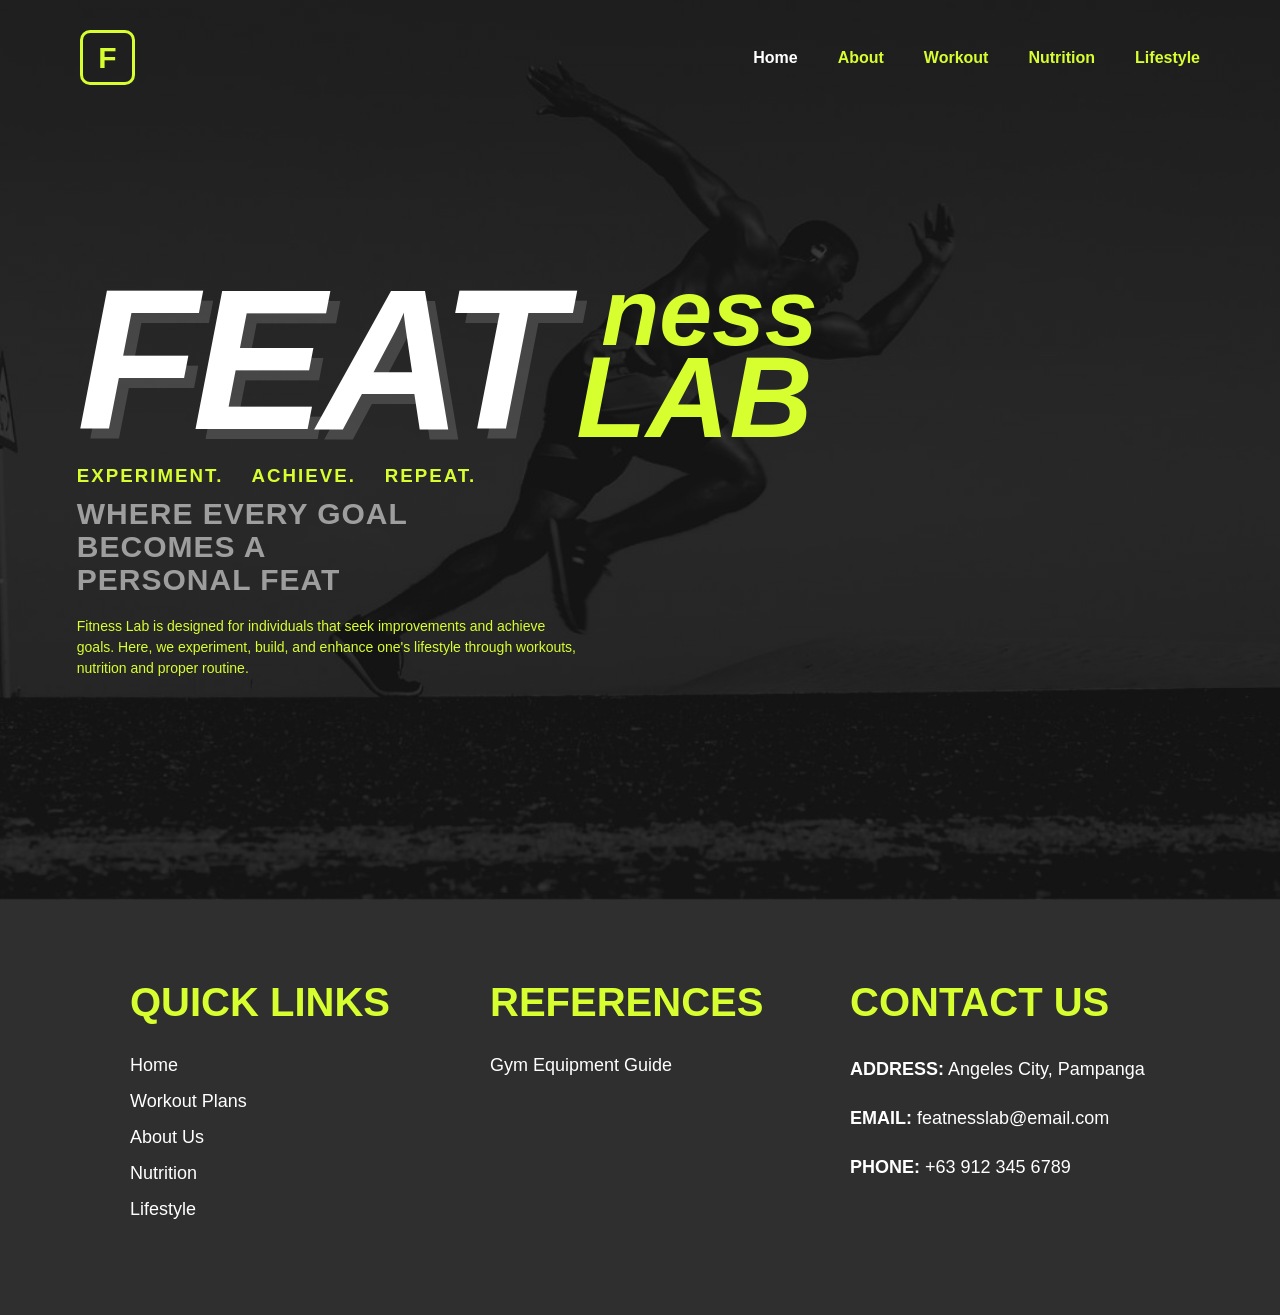
<file: index.html>
<!DOCTYPE html>
<html lang="en">
<head>
    <meta charset="UTF-8">
    <meta name="viewport" content="width=device-width, initial-scale=1.0">
    <title>Featness Lab - Home</title>
    <link rel="stylesheet" href="css/style.css">
</head>
<body>
    <section class="hero">
        <nav>
            <div class="logo">F</div>
            <ul class="nav-links">
                <li><a href="index.html" class="active">Home</a></li>
                <li><a href="pages/about.html">About</a></li>
                <li><a href="pages/workout.html">Workout</a></li>
                <li><a href="pages/nutrition.html">Nutrition</a></li>
                <li><a href="pages/lifestyle.html">Lifestyle</a></li>
            </ul>
        </nav>
        
        <div class="content">
            <div class="title">
                <div class="feat">FEAT</div>
                <div class="side-text">
                    <span class="ness">ness</span>
                    <span class="lab">LAB</span>
                </div>
            </div>

            <h3>EXPERIMENT. &nbsp;&nbsp; ACHIEVE. &nbsp;&nbsp; REPEAT.</h3>
            <h2>WHERE EVERY GOAL<br>BECOMES A<br>PERSONAL FEAT</h2>
            <p>Fitness Lab is designed for individuals that seek improvements and achieve goals. Here, we experiment, build, and enhance one's lifestyle through workouts, nutrition and proper routine.</p>
        </div>
    </section>

    <footer class="footer">
        <div class="footer-box">
            <h2>QUICK LINKS</h2>
            <ul>
                <li><a href="index.html">Home</a></li>
                <li><a href="pages/workout.html">Workout Plans</a></li>
                <li><a href="pages/about.html">About Us</a></li>
                <li><a href="pages/nutrition.html">Nutrition</a></li>
                <li><a href="pages/lifestyle.html">Lifestyle</a></li>
            </ul>
        </div>

        <div class="footer-box">
            <h2>REFERENCES</h2>
            <ul>
                <li><a href="#">Gym Equipment Guide</a></li>
            </ul>
        </div>

        <div class="footer-box contact-section">
            <h2>CONTACT US</h2>
            <p><strong>ADDRESS:</strong> Angeles City, Pampanga</p>
            <p><strong>EMAIL:</strong> featnesslab@email.com</p>
            <p><strong>PHONE:</strong> +63 912 345 6789</p>
        </div>
    </footer>
</body>
</html>
</file>
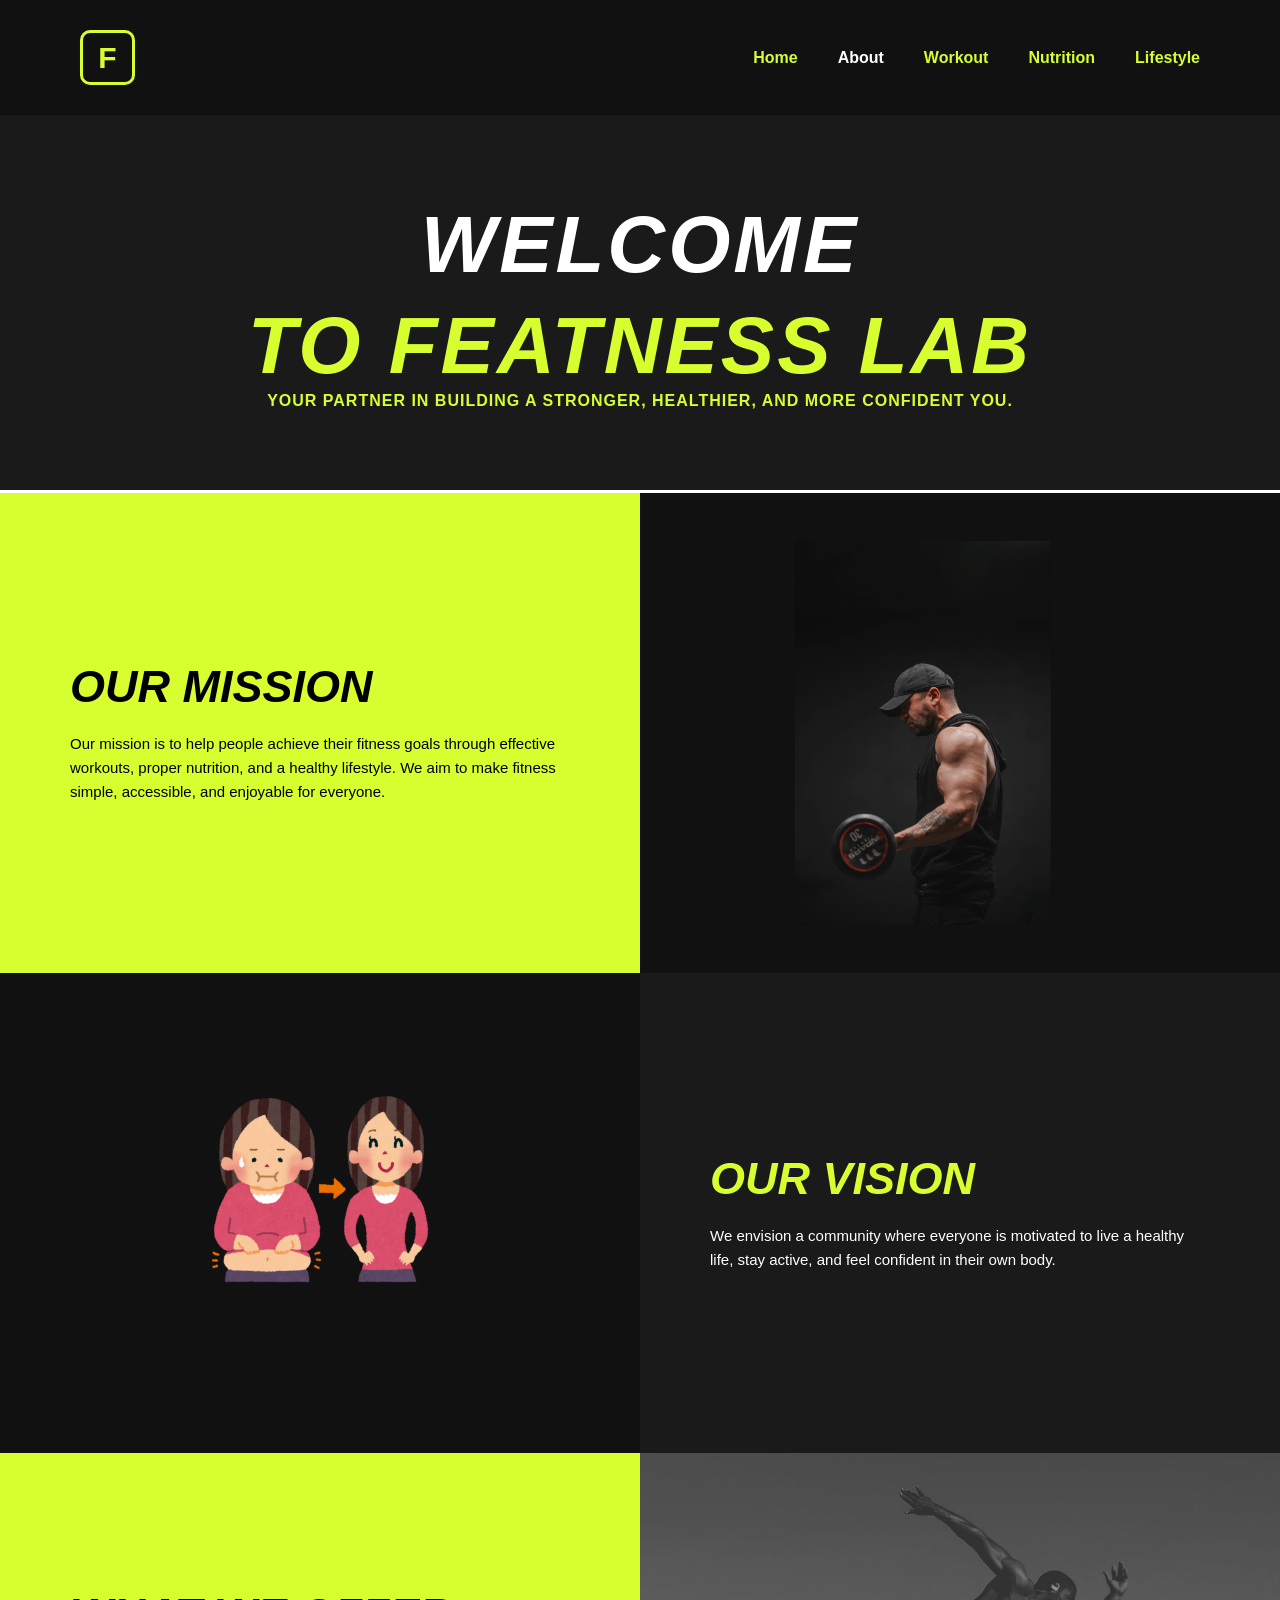
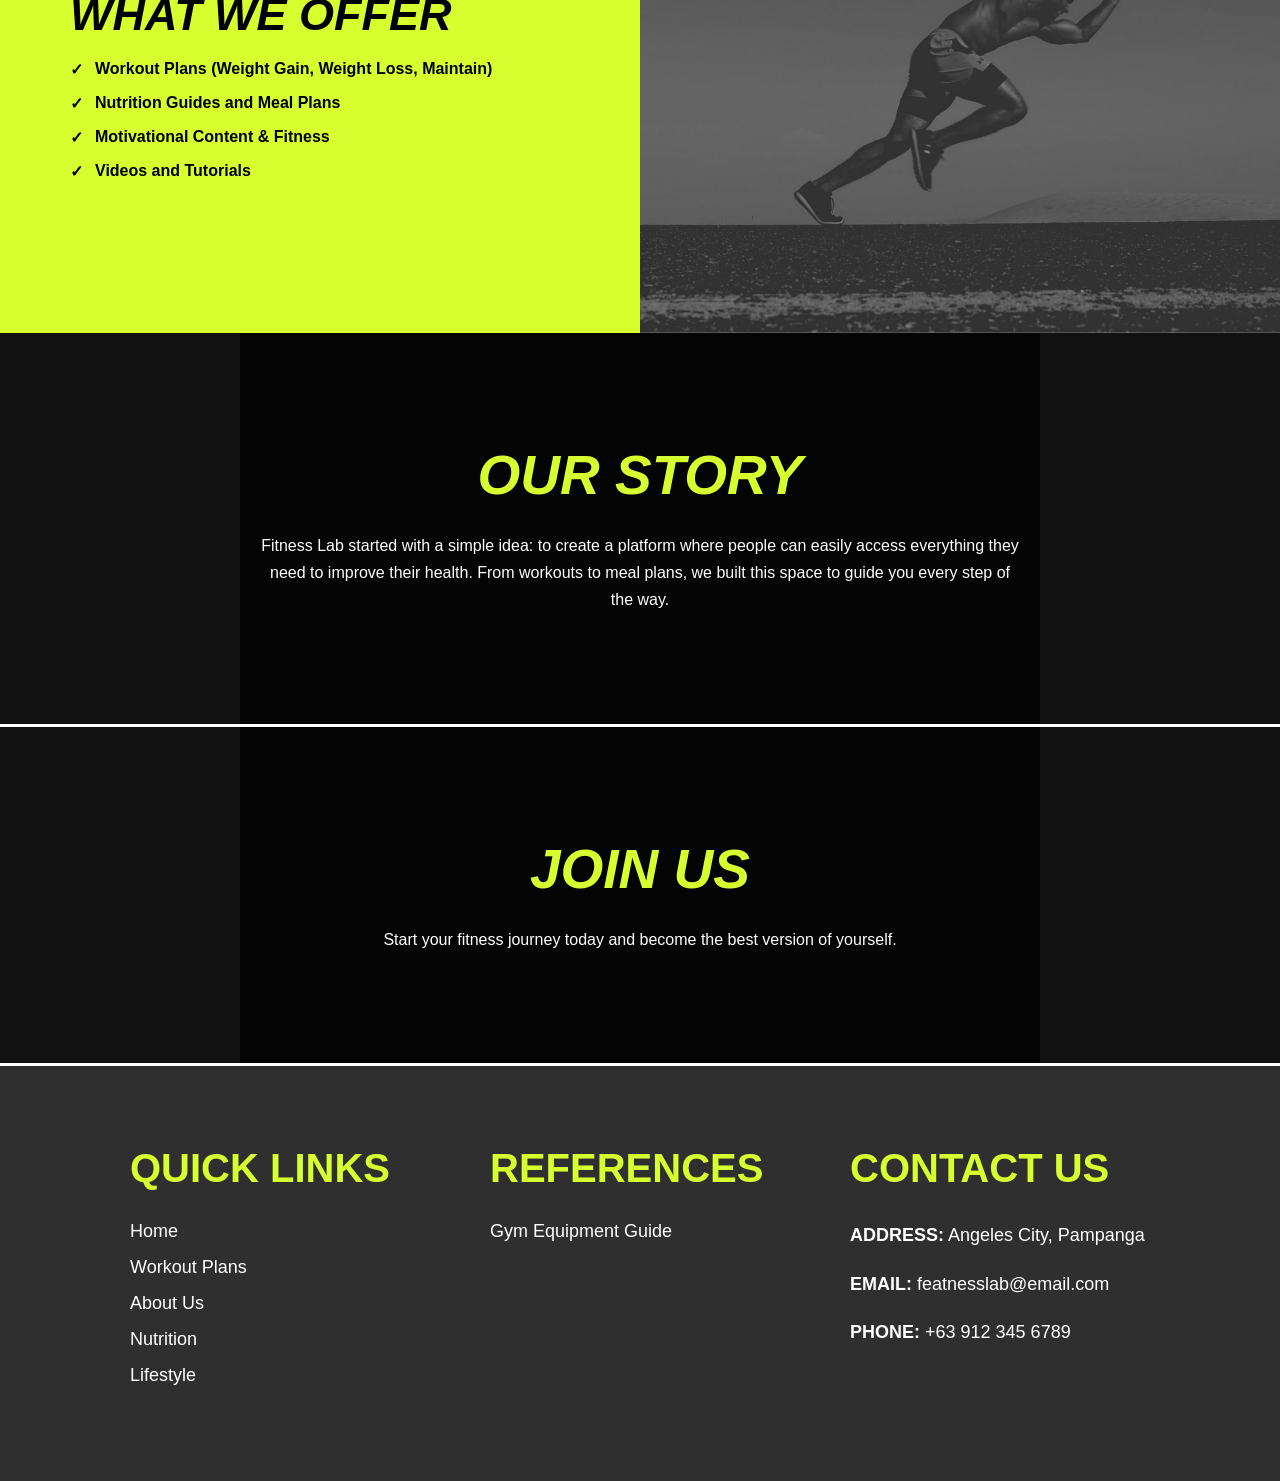
<file: pages/about.html>
<!DOCTYPE html>
<html lang="en">
<head>
    <meta charset="UTF-8">
    <meta name="viewport" content="width=device-width, initial-scale=1.0">
    <title>Featness Lab - About Us</title>
    <link rel="stylesheet" href="../css/style.css">
</head>
<body>
    <nav>
        <div class="logo">F</div>
        <ul class="nav-links">
            <li><a href="../index.html">Home</a></li>
            <li><a href="about.html" class="active">About</a></li>
            <li><a href="workout.html">Workout</a></li>
            <li><a href="nutrition.html">Nutrition</a></li>
            <li><a href="lifestyle.html">Lifestyle</a></li>
        </ul>
    </nav>

    <header class="hero-about-banner">
        <div class="about-hero-content">
            <h1>WELCOME</h1>
            <h2>TO FEATNESS LAB</h2>
            <p>Your partner in building a stronger, healthier, and more confident you.</p>
        </div>
    </header>

    <main class="about-asymmetric-container">
        <div class="about-panel lime-content">
            <div class="panel-wrapper">
                <h2>OUR MISSION</h2>
                <p>Our mission is to help people achieve their fitness goals through effective workouts, proper nutrition, and a healthy lifestyle. We aim to make fitness simple, accessible, and enjoyable for everyone.</p>
            </div>
        </div>
        <div class="about-panel-media" style="background-image: url('../images/gain.png');"></div>

        <div class="about-panel-media" style="background-image: url('../images/lose.png');"></div>
        <div class="about-panel dark-content">
            <div class="panel-wrapper">
                <h2>OUR VISION</h2>
                <p>We envision a community where everyone is motivated to live a healthy life, stay active, and feel confident in their own body.</p>
            </div>
        </div>

        <div class="about-panel lime-content">
            <div class="panel-wrapper">
                <h2>WHAT WE OFFER</h2>
                <ul class="about-checklist">
                    <li>Workout Plans (Weight Gain, Weight Loss, Maintain)</li>
                    <li>Nutrition Guides and Meal Plans</li>
                    <li>Motivational Content & Fitness</li>
                    <li>Videos and Tutorials</li>
                </ul>
            </div>
        </div>
        <div class="about-panel-media" style="background-image: url('../images/home.jpg');"></div>
    </main>

    <section class="about-parallax-block" style="background-image: url('../images/home.jpg');">
        <div class="parallax-overlay">
            <h2>OUR STORY</h2>
            <p>Fitness Lab started with a simple idea: to create a platform where people can easily access everything they need to improve their health. From workouts to meal plans, we built this space to guide you every step of the way.</p>
        </div>
    </section>

    <section class="about-parallax-block" style="background-image: url('../images/home.jpg');">
        <div class="parallax-overlay">
            <h2>JOIN US</h2>
            <p>Start your fitness journey today and become the best version of yourself.</p>
        </div>
    </section>

    <footer class="footer">
        <div class="footer-box">
            <h2>QUICK LINKS</h2>
            <ul>
                <li><a href="../index.html">Home</a></li>
                <li><a href="workout.html">Workout Plans</a></li>
                <li><a href="about.html">About Us</a></li>
                <li><a href="nutrition.html">Nutrition</a></li>
                <li><a href="lifestyle.html">Lifestyle</a></li>
            </ul>
        </div>

        <div class="footer-box">
            <h2>REFERENCES</h2>
            <ul>
                <li><a href="#">Gym Equipment Guide</a></li>
            </ul>
        </div>

        <div class="footer-box contact-section">
            <h2>CONTACT US</h2>
            <p><strong>ADDRESS:</strong> Angeles City, Pampanga</p>
            <p><strong>EMAIL:</strong> featnesslab@email.com</p>
            <p><strong>PHONE:</strong> +63 912 345 6789</p>
        </div>
    </footer>
</body>
</html>
</file>
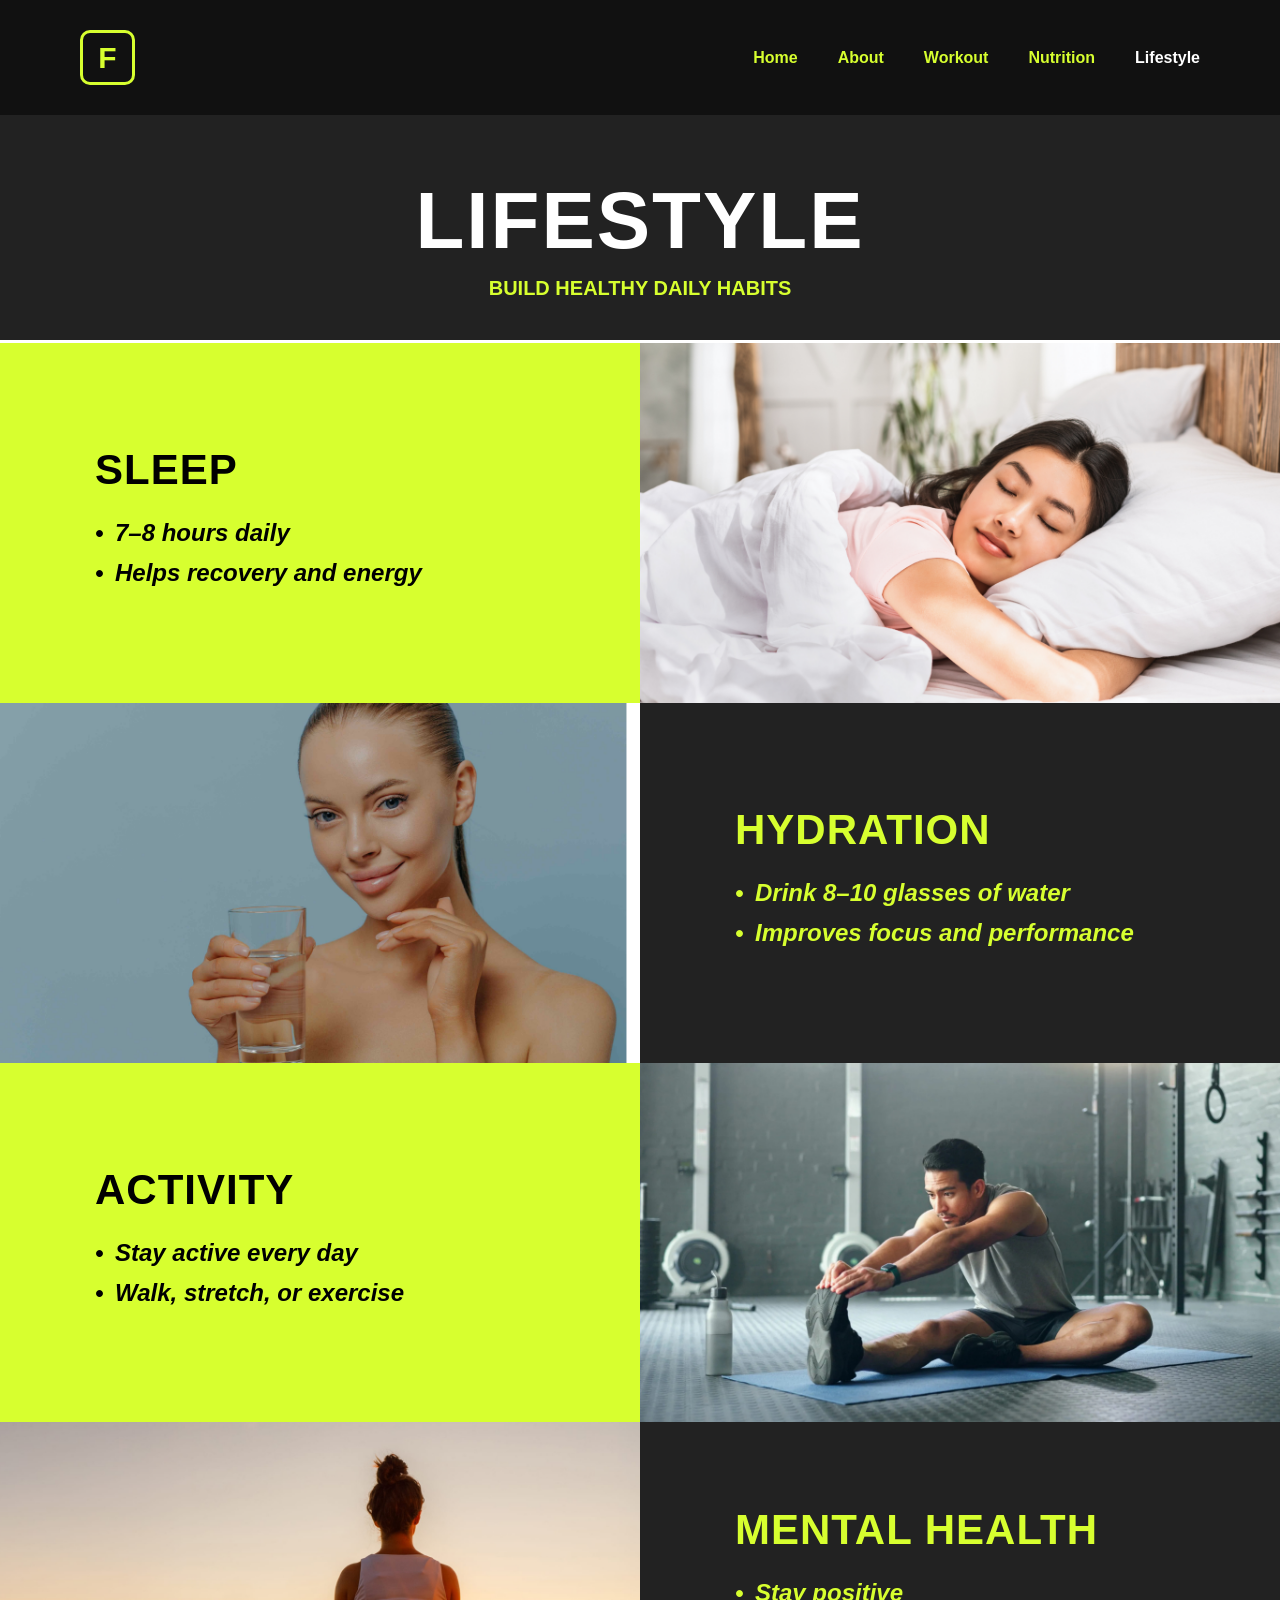
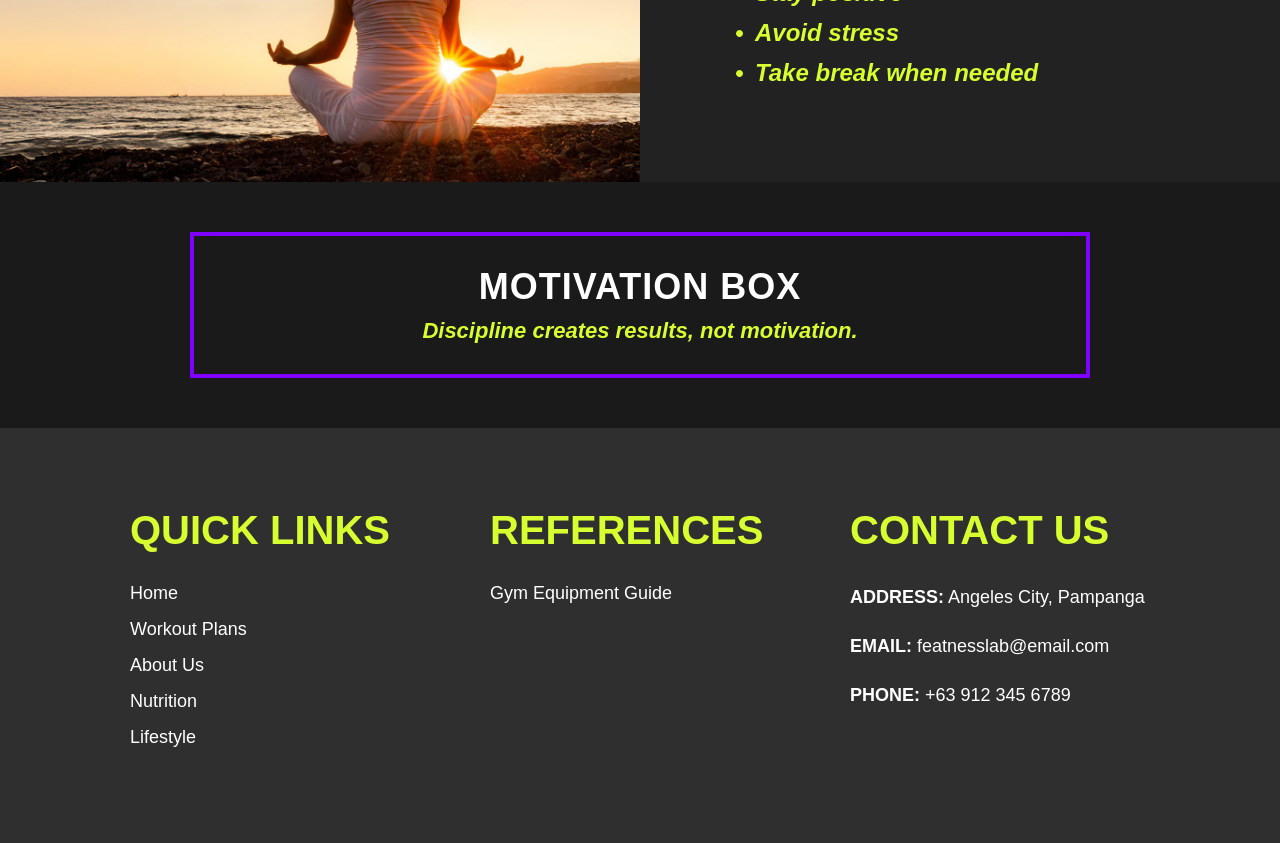
<file: pages/lifestyle.html>
<!DOCTYPE html>
<html lang="en">
<head>
    <meta charset="UTF-8">
    <meta name="viewport" content="width=device-width, initial-scale=1.0">
    <title>Featness Lab - Lifestyle</title>
    <link rel="stylesheet" href="../css/style.css">
</head>
<body>
    <nav>
        <div class="logo">F</div>
        <ul class="nav-links">
            <li><a href="../index.html">Home</a></li>
            <li><a href="about.html">About</a></li>
            <li><a href="workout.html">Workout</a></li>
            <li><a href="nutrition.html">Nutrition</a></li>
            <li><a href="lifestyle.html" class="active">Lifestyle</a></li>
        </ul>
    </nav>

    <section class="hero-lifestyle">
        <h1>LIFESTYLE</h1>
        <p>Build healthy daily habits</p>
    </section>

    <section class="lifestyle-grid">
        <div class="lifestyle-text-block lime-bg">
            <div class="lifestyle-content">
                <h2>SLEEP</h2>
                <ul>
                    <li>7–8 hours daily</li>
                    <li>Helps recovery and energy</li>
                </ul>
            </div>
        </div>
        <div class="lifestyle-image-block">
            <img src="../images/sleep.png" alt="Sleep">
        </div>

        <div class="lifestyle-image-block">
            <img src="../images/hydraton.png" alt="Hydration">
        </div>
        <div class="lifestyle-text-block dark-bg">
            <div class="lifestyle-content">
                <h2>HYDRATION</h2>
                <ul>
                    <li>Drink 8–10 glasses of water</li>
                    <li>Improves focus and performance</li>
                </ul>
            </div>
        </div>

        <div class="lifestyle-text-block lime-bg">
            <div class="lifestyle-content">
                <h2>ACTIVITY</h2>
                <ul>
                    <li>Stay active every day</li>
                    <li>Walk, stretch, or exercise</li>
                </ul>
            </div>
        </div>
        <div class="lifestyle-image-block">
            <img src="../images/activity.png" alt="Activity">
        </div>

        <div class="lifestyle-image-block">
            <img src="../images/mental4.png" alt="Mental Health">
        </div>
        <div class="lifestyle-text-block dark-bg">
            <div class="lifestyle-content">
                <h2>MENTAL HEALTH</h2>
                <ul>
                    <li>Stay positive</li>
                    <li>Avoid stress</li>
                    <li>Take break when needed</li>
                </ul>
            </div>
        </div>
    </section>

    <section class="motivation-section">
        <div class="motivation-border">
            <h2>MOTIVATION BOX</h2>
            <p>Discipline creates results, not motivation.</p>
        </div>
    </section>

    <footer class="footer">
        <div class="footer-box">
            <h2>QUICK LINKS</h2>
            <ul>
                <li><a href="../index.html">Home</a></li>
                <li><a href="workout.html">Workout Plans</a></li>
                <li><a href="about.html">About Us</a></li>
                <li><a href="nutrition.html">Nutrition</a></li>
                <li><a href="lifestyle.html">Lifestyle</a></li>
            </ul>
        </div>

        <div class="footer-box">
            <h2>REFERENCES</h2>
            <ul>
                <li><a href="#">Gym Equipment Guide</a></li>
            </ul>
        </div>

        <div class="footer-box contact-section">
            <h2>CONTACT US</h2>
            <p><strong>ADDRESS:</strong> Angeles City, Pampanga</p>
            <p><strong>EMAIL:</strong> featnesslab@email.com</p>
            <p><strong>PHONE:</strong> +63 912 345 6789</p>
        </div>
    </footer>
</body>
</html>
</file>
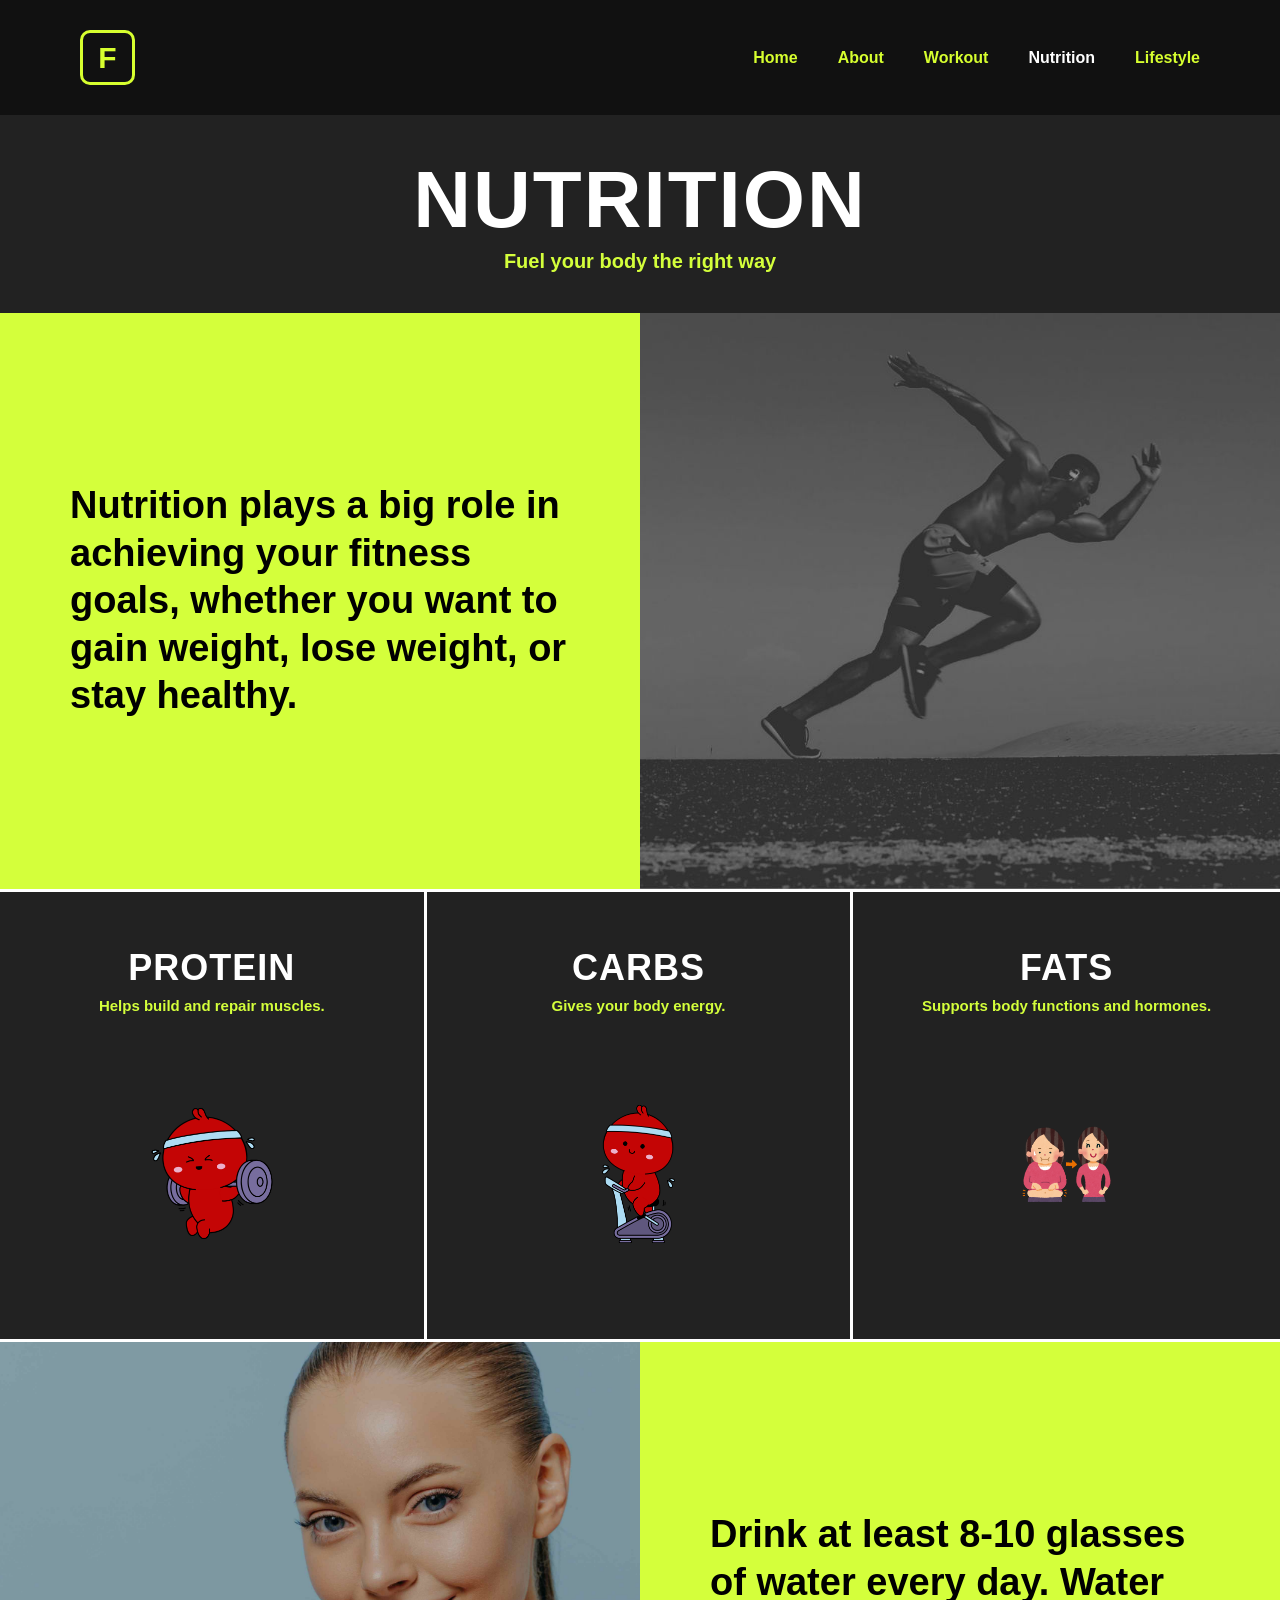
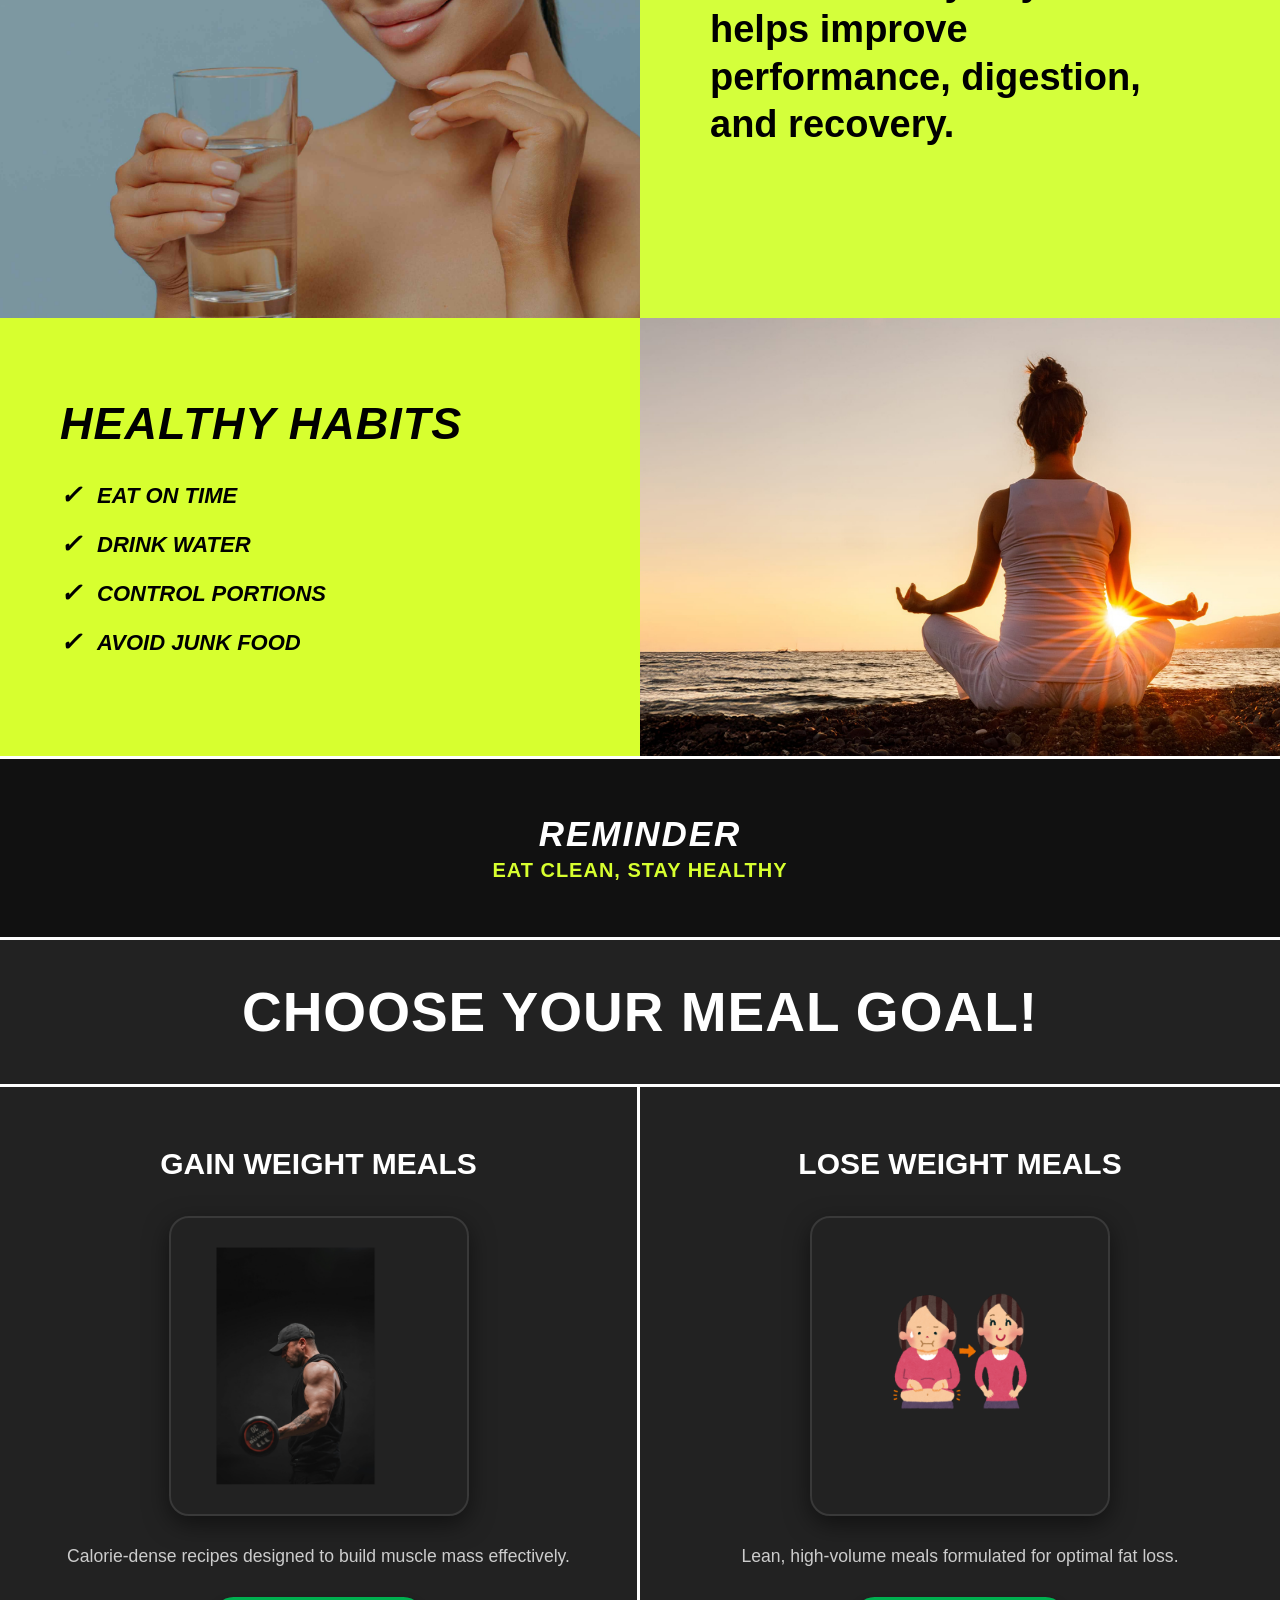
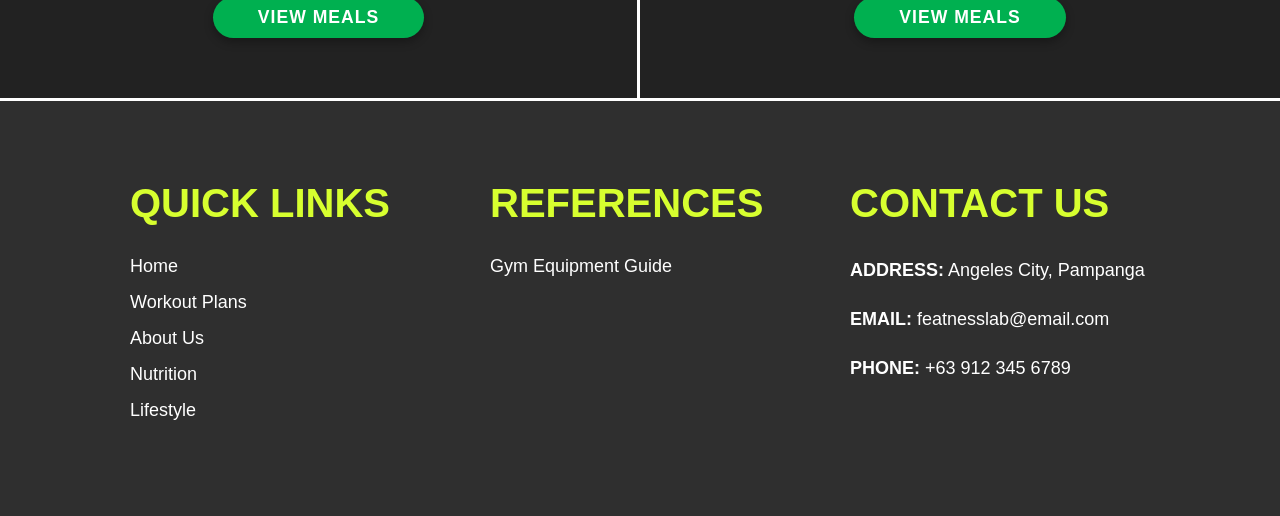
<file: pages/nutrition.html>
<!DOCTYPE html>
<html lang="en">
<head>
    <meta charset="UTF-8">
    <meta name="viewport" content="width=device-width, initial-scale=1.0">
    <title>Featness Lab - Nutrition</title>
    <link rel="stylesheet" href="../css/style.css">
</head>
<body>
    <nav>
        <div class="logo">F</div>
        <ul class="nav-links">
            <li><a href="../index.html">Home</a></li>
            <li><a href="about.html">About</a></li>
            <li><a href="workout.html">Workout</a></li>
            <li><a href="nutrition.html" class="active">Nutrition</a></li>
            <li><a href="lifestyle.html">Lifestyle</a></li>
        </ul>
    </nav>

    <section class="hero-banner">
        <h1>Nutrition</h1>
        <p>Fuel your body the right way</p>
    </section>

    <section class="split-row">
        <div class="panel-lime-content">
            <h2>Nutrition plays a big role in achieving your fitness goals, whether you want to gain weight, lose weight, or stay healthy.</h2>
        </div>
        <div class="panel-media-frame">
            <img src="../images/home.jpg" alt="Healthy Food">
        </div>
    </section>

    <section class="macro-container-grid">
        <div class="macro-box">
            <h3>PROTEIN</h3>
            <p>Helps build and repair muscles.</p>
            <div class="macro-visual-frame">
                <img src="../images/g_advance.png" alt="Protein">
            </div>
        </div>
        <div class="macro-box">
            <h3>CARBS</h3>
            <p>Gives your body energy.</p>
            <div class="macro-visual-frame">
                <img src="../images/l_advance.png" alt="Carbs">
            </div>
        </div>
        <div class="macro-box">
            <h3>FATS</h3>
            <p>Supports body functions and hormones.</p>
            <div class="macro-visual-frame">
                <img src="../images/lose.png" alt="Fats">
            </div>
        </div>
    </section>

    <section class="split-row">
        <div class="panel-media-frame">
            <img src="../images/hydraton.png" alt="Hydration">
        </div>
        <div class="panel-lime-content">
            <h2>Drink at least 8-10 glasses of water every day. Water helps improve performance, digestion, and recovery.</h2>
        </div>
    </section>

    <section class="habits-promo-container">
        <div class="healthy-habits-panel">
            <h2>HEALTHY HABITS</h2>
            <ul class="habits-checklist">
                <li>Eat on time</li>
                <li>Drink water</li>
                <li>Control portions</li>
                <li>Avoid junk food</li>
            </ul>
        </div>
        <div class="promo-image-side">
            <img src="../images/mental4.png" alt="Healthy habits lifestyle">
        </div>
    </section>

    <section class="nutri-reminder-bar">
        <h2>REMINDER</h2>
        <p>EAT CLEAN, STAY HEALTHY</p>
    </section>

    <section class="hub-title-section">
        <h2>CHOOSE YOUR MEAL GOAL!</h2>
    </section>

    <section class="hub-display-grid">
        <div class="hub-block">
            <h3>GAIN WEIGHT MEALS</h3>
            <div class="hub-image-frame">
                <img src="../images/gain.png" alt="Gain Weight Meals">
            </div>
            <p class="hub-description">Calorie-dense recipes designed to build muscle mass effectively.</p>
            <a href="meals/gain-meals.html" class="lvl-start-btn">VIEW MEALS</a>
        </div>

        <div class="hub-block">
            <h3>LOSE WEIGHT MEALS</h3>
            <div class="hub-image-frame">
                <img src="../images/lose.png" alt="Lose Weight Meals">
            </div>
            <p class="hub-description">Lean, high-volume meals formulated for optimal fat loss.</p>
            <a href="meals/lose-meals.html" class="lvl-start-btn">VIEW MEALS</a>
        </div>
    </section>
    
    <footer class="footer">
        <div class="footer-box">
            <h2>QUICK LINKS</h2>
            <ul>
                <li><a href="../index.html">Home</a></li>
                <li><a href="workout.html">Workout Plans</a></li>
                <li><a href="about.html">About Us</a></li>
                <li><a href="nutrition.html">Nutrition</a></li>
                <li><a href="lifestyle.html">Lifestyle</a></li>
            </ul>
        </div>

        <div class="footer-box">
            <h2>REFERENCES</h2>
            <ul>
                <li><a href="#">Gym Equipment Guide</a></li>
            </ul>
        </div>

        <div class="footer-box contact-section">
            <h2>CONTACT US</h2>
            <p><strong>ADDRESS:</strong> Angeles City, Pampanga</p>
            <p><strong>EMAIL:</strong> featnesslab@email.com</p>
            <p><strong>PHONE:</strong> +63 912 345 6789</p>
        </div>
    </footer>
</body>
</html>
</file>
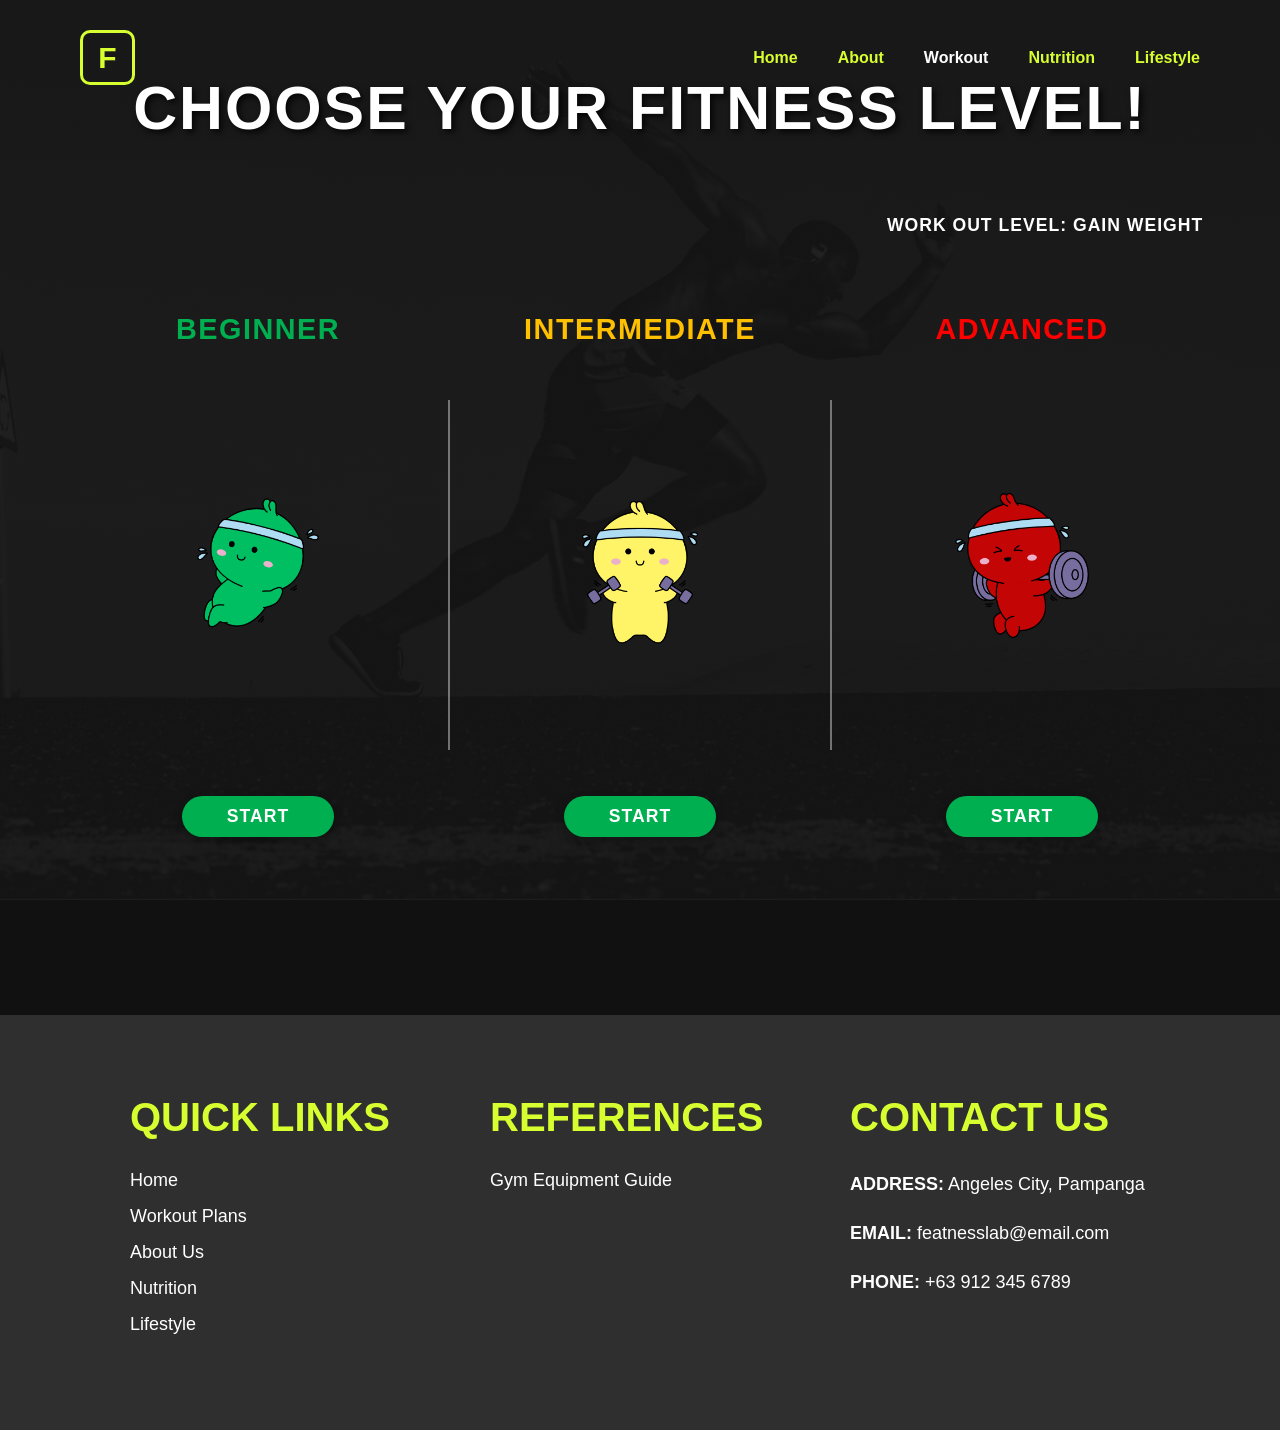
<file: pages/workout-gain-levels.html>
<!DOCTYPE html>
<html lang="en">
<head>
    <meta charset="UTF-8">
    <meta name="viewport" content="width=device-width, initial-scale=1.0">
    <title>Featness Lab - Gain Weight Levels</title>
    <link rel="stylesheet" href="../css/style.css">
</head>
<body>
    <section class="hero-gain-levels">
        <nav>
            <div class="logo">F</div>
            <ul class="nav-links">
                <li><a href="../index.html">Home</a></li>
                <li><a href="about.html">About</a></li>
                <li><a href="workout.html" class="active">Workout</a></li>
                <li><a href="nutrition.html">Nutrition</a></li>
                <li><a href="lifestyle.html">Lifestyle</a></li>
            </ul>
        </nav>
        
        <main class="level-container">
            <div class="subtitle-badge">WORK OUT LEVEL: GAIN WEIGHT</div>
            
            <h1 class="page-title">CHOOSE YOUR FITNESS LEVEL!</h1>
            
            <div class="level-split">
                <div class="level-card">
                    <h2 class="level-title beginner">BEGINNER</h2>
                    <div class="char-box" style="background-image: url('../images/g_beginner.png');"></div>
                    <a href="workouts/gain-beginner.html" class="lvl-start-btn">START</a>
                </div>

                <div class="lvl-divider"></div>

                <div class="level-card">
                    <h2 class="level-title intermediate">INTERMEDIATE</h2>
                    <div class="char-box intermediate-char" style="background-image: url('../images/g_intermediate.png');"></div>
                    <a href="workouts/gain-intermediate.html" class="lvl-start-btn">START</a>
                </div>

                <div class="lvl-divider"></div>

                <div class="level-card">
                    <h2 class="level-title advanced">ADVANCED</h2>
                    <div class="char-box advanced-char" style="background-image: url('../images/g_advanced.png');"></div>
                    <a href="workouts/gain-advanced.html" class="lvl-start-btn">START</a>
                </div>
            </div>
        </main>

        <footer class="footer">
            <div class="footer-box">
                <h2>QUICK LINKS</h2>
                <ul>
                    <li><a href="../index.html">Home</a></li>
                    <li><a href="workout.html">Workout Plans</a></li>
                    <li><a href="about.html">About Us</a></li>
                    <li><a href="nutrition.html">Nutrition</a></li>
                    <li><a href="lifestyle.html">Lifestyle</a></li>
                </ul>
            </div>

            <div class="footer-box">
                <h2>REFERENCES</h2>
                <ul>
                    <li><a href="#">Gym Equipment Guide</a></li>
                </ul>
            </div>

            <div class="footer-box contact-section">
                <h2>CONTACT US</h2>
                <p><strong>ADDRESS:</strong> Angeles City, Pampanga</p>
                <p><strong>EMAIL:</strong> featnesslab@email.com</p>
                <p><strong>PHONE:</strong> +63 912 345 6789</p>
            </div>
        </footer>
    </section>
</body>
</html>
</file>
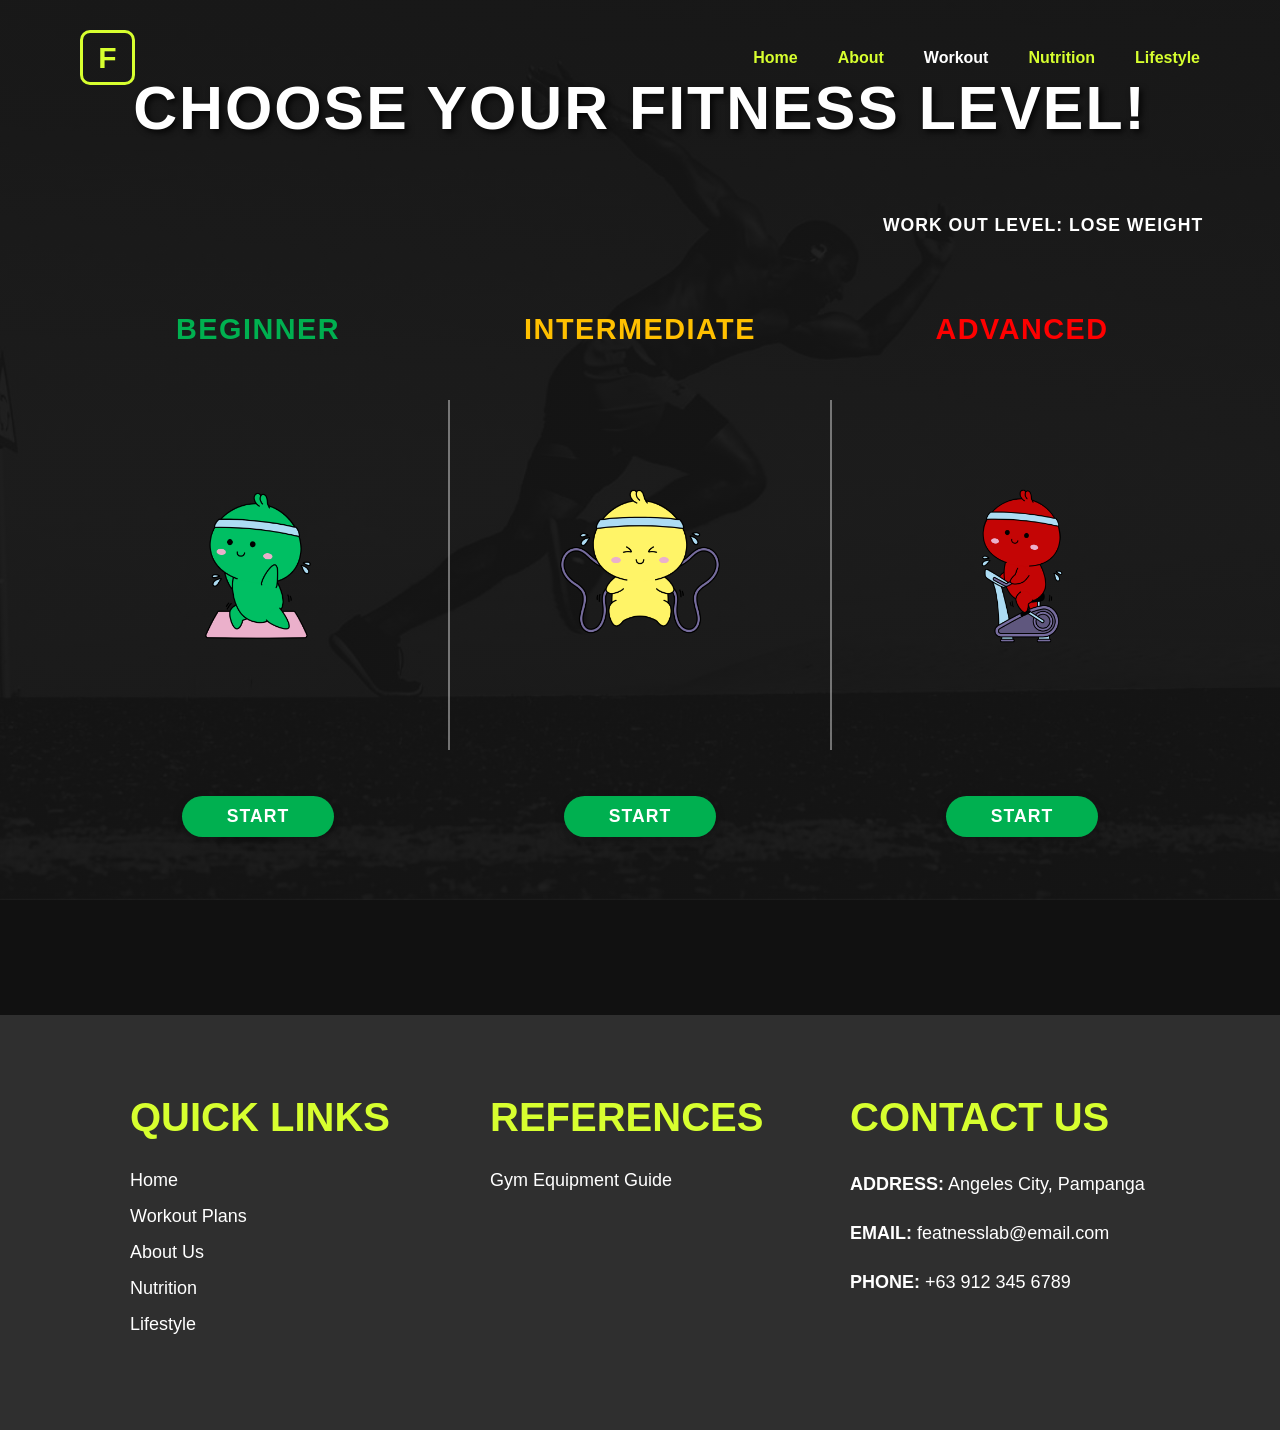
<file: pages/workout-lose-levels.html>
<!DOCTYPE html>
<html lang="en">
<head>
    <meta charset="UTF-8">
    <meta name="viewport" content="width=device-width, initial-scale=1.0">
    <title>Featness Lab - Lose Weight Levels</title>
    <link rel="stylesheet" href="../css/style.css">
</head>
<body>
    <section class="hero-lose-levels">
        <nav>
            <div class="logo">F</div>
            <ul class="nav-links">
                <li><a href="../index.html">Home</a></li>
                <li><a href="about.html">About</a></li>
                <li><a href="workout.html" class="active">Workout</a></li>
                <li><a href="nutrition.html">Nutrition</a></li>
                <li><a href="lifestyle.html">Lifestyle</a></li>
            </ul>
        </nav>
        
        <main class="level-container">
            <div class="subtitle-badge">WORK OUT LEVEL: LOSE WEIGHT</div>
            
            <h1 class="page-title">CHOOSE YOUR FITNESS LEVEL!</h1>
            
            <div class="level-split">
                <div class="level-card">
                    <h2 class="level-title beginner">BEGINNER</h2>
                    <div class="char-box" style="background-image: url('../images/l_beginner.png');"></div>
                    <a href="workouts/lose-beginner.html" class="lvl-start-btn">START</a>
                </div>

                <div class="lvl-divider"></div>

                <div class="level-card">
                    <h2 class="level-title intermediate">INTERMEDIATE</h2>
                    <div class="char-box intermediate-char" style="background-image: url('../images/l_intermediate.png');"></div>
                    <a href="workouts/lose-intermediate.html" class="lvl-start-btn">START</a>
                </div>

                <div class="lvl-divider"></div>

                <div class="level-card">
                    <h2 class="level-title advanced">ADVANCED</h2>
                    <div class="char-box advanced-char" style="background-image: url('../images/l_advance.png');"></div>
                    <a href="workouts/lose-advanced.html" class="lvl-start-btn">START</a>
                </div>
            </div>
        </main>

        <footer class="footer">
            <div class="footer-box">
                <h2>QUICK LINKS</h2>
                <ul>
                    <li><a href="../index.html">Home</a></li>
                    <li><a href="workout.html">Workout Plans</a></li>
                    <li><a href="about.html">About Us</a></li>
                    <li><a href="nutrition.html">Nutrition</a></li>
                    <li><a href="lifestyle.html">Lifestyle</a></li>
                </ul>
            </div>

            <div class="footer-box">
                <h2>REFERENCES</h2>
                <ul>
                    <li><a href="#">Gym Equipment Guide</a></li>
                </ul>
            </div>

            <div class="footer-box contact-section">
                <h2>CONTACT US</h2>
                <p><strong>ADDRESS:</strong> Angeles City, Pampanga</p>
                <p><strong>EMAIL:</strong> featnesslab@email.com</p>
                <p><strong>PHONE:</strong> +63 912 345 6789</p>
            </div>
        </footer>
    </section>
</body>
</html>
</file>
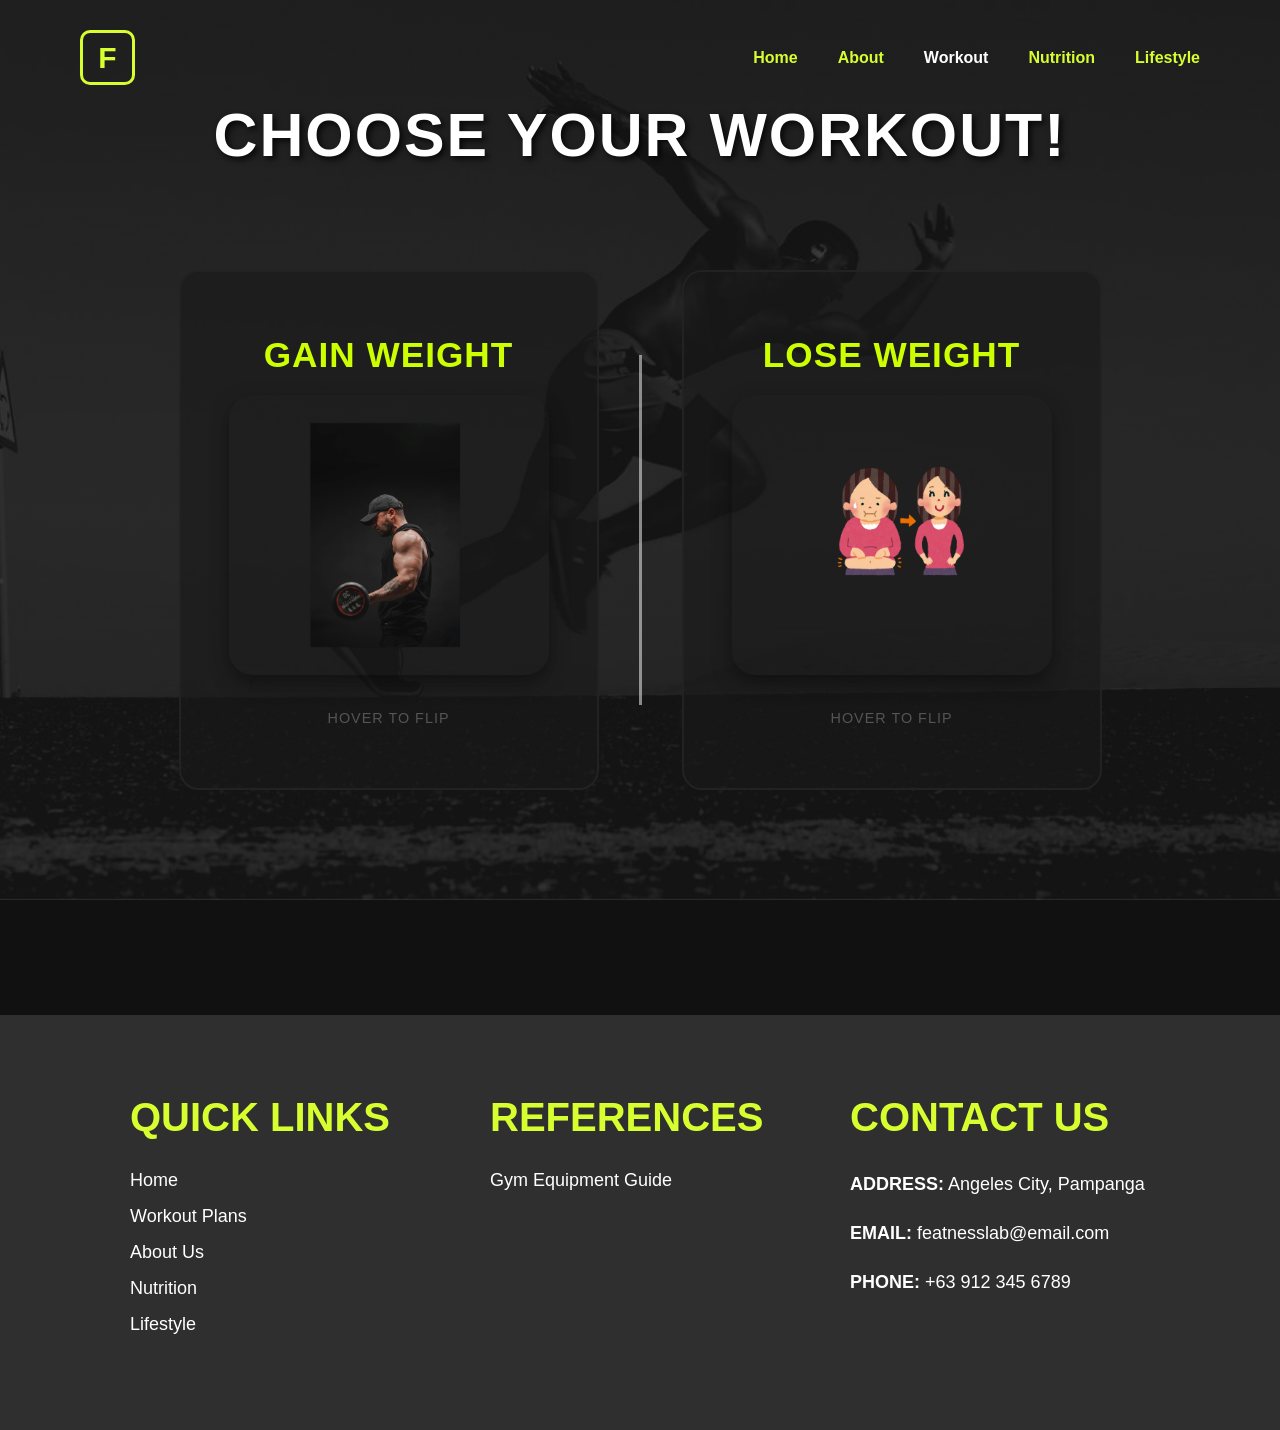
<file: pages/workout.html>
<!DOCTYPE html>
<html lang="en">
<head>
    <meta charset="UTF-8">
    <meta name="viewport" content="width=device-width, initial-scale=1.0">
    <title>Featness Lab - Workout</title>
    <link rel="stylesheet" href="../css/style.css">
</head>
<body>
    <section class="hero">
        <nav>
            <div class="logo">F</div>
            <ul class="nav-links">
                <li><a href="../index.html">Home</a></li>
                <li><a href="about.html">About</a></li>
                <li><a href="workout.html" class="active">Workout</a></li>
                <li><a href="nutrition.html">Nutrition</a></li>
                <li><a href="lifestyle.html">Lifestyle</a></li>
            </ul>
        </nav>

        <main class="workout-container">
            <h1 class="page-title">CHOOSE YOUR WORKOUT!</h1>
            
            <div class="workout-split">
                <div class="flip-card">
                    <div class="flip-card-inner">
                        <div class="flip-card-front">
                            <h2 class="gain-title">GAIN WEIGHT</h2>
                            <div class="workout-img-box gain-img"></div>
                            <p class="hover-hint">Hover to Flip</p>
                        </div>
                        <div class="flip-card-back">
                            <h2>GAIN WEIGHT PLAN</h2>
                            <p>Build lean muscle mass with elite high-intensity strength routines.</p>
                            <a href="workout-gain-levels.html" class="start-btn">START</a>
                        </div>
                    </div>
                </div>

                <div class="divider-line"></div>

                <div class="flip-card">
                    <div class="flip-card-inner">
                        <div class="flip-card-front">
                            <h2 class="lose-title">LOSE WEIGHT</h2>
                            <div class="workout-img-box lose-img"></div>
                            <p class="hover-hint">Hover to Flip</p>
                        </div>
                        <div class="flip-card-back">
                            <h2>LOSE WEIGHT PLAN</h2>
                            <p>Burn fat and skyrocket your metabolism with premium fat-loss programs.</p>
                            <a href="workout-lose-levels.html" class="start-btn">START</a>
                        </div>
                    </div>
                </div>
            </div>
        </main>

        <footer class="footer">
            <div class="footer-box">
                <h2>QUICK LINKS</h2>
                <ul>
                    <li><a href="../index.html">Home</a></li>
                    <li><a href="workout.html">Workout Plans</a></li>
                    <li><a href="about.html">About Us</a></li>
                    <li><a href="nutrition.html">Nutrition</a></li>
                    <li><a href="lifestyle.html">Lifestyle</a></li>
                </ul>
            </div>

            <div class="footer-box">
                <h2>REFERENCES</h2>
                <ul>
                    <li><a href="#">Gym Equipment Guide</a></li>
                </ul>
            </div>

            <div class="footer-box contact-section">
                <h2>CONTACT US</h2>
                <p><strong>ADDRESS:</strong> Angeles City, Pampanga</p>
                <p><strong>EMAIL:</strong> featnesslab@email.com</p>
                <p><strong>PHONE:</strong> +63 912 345 6789</p>
            </div>
        </footer>
    </section>
</body>
</html>
</file>
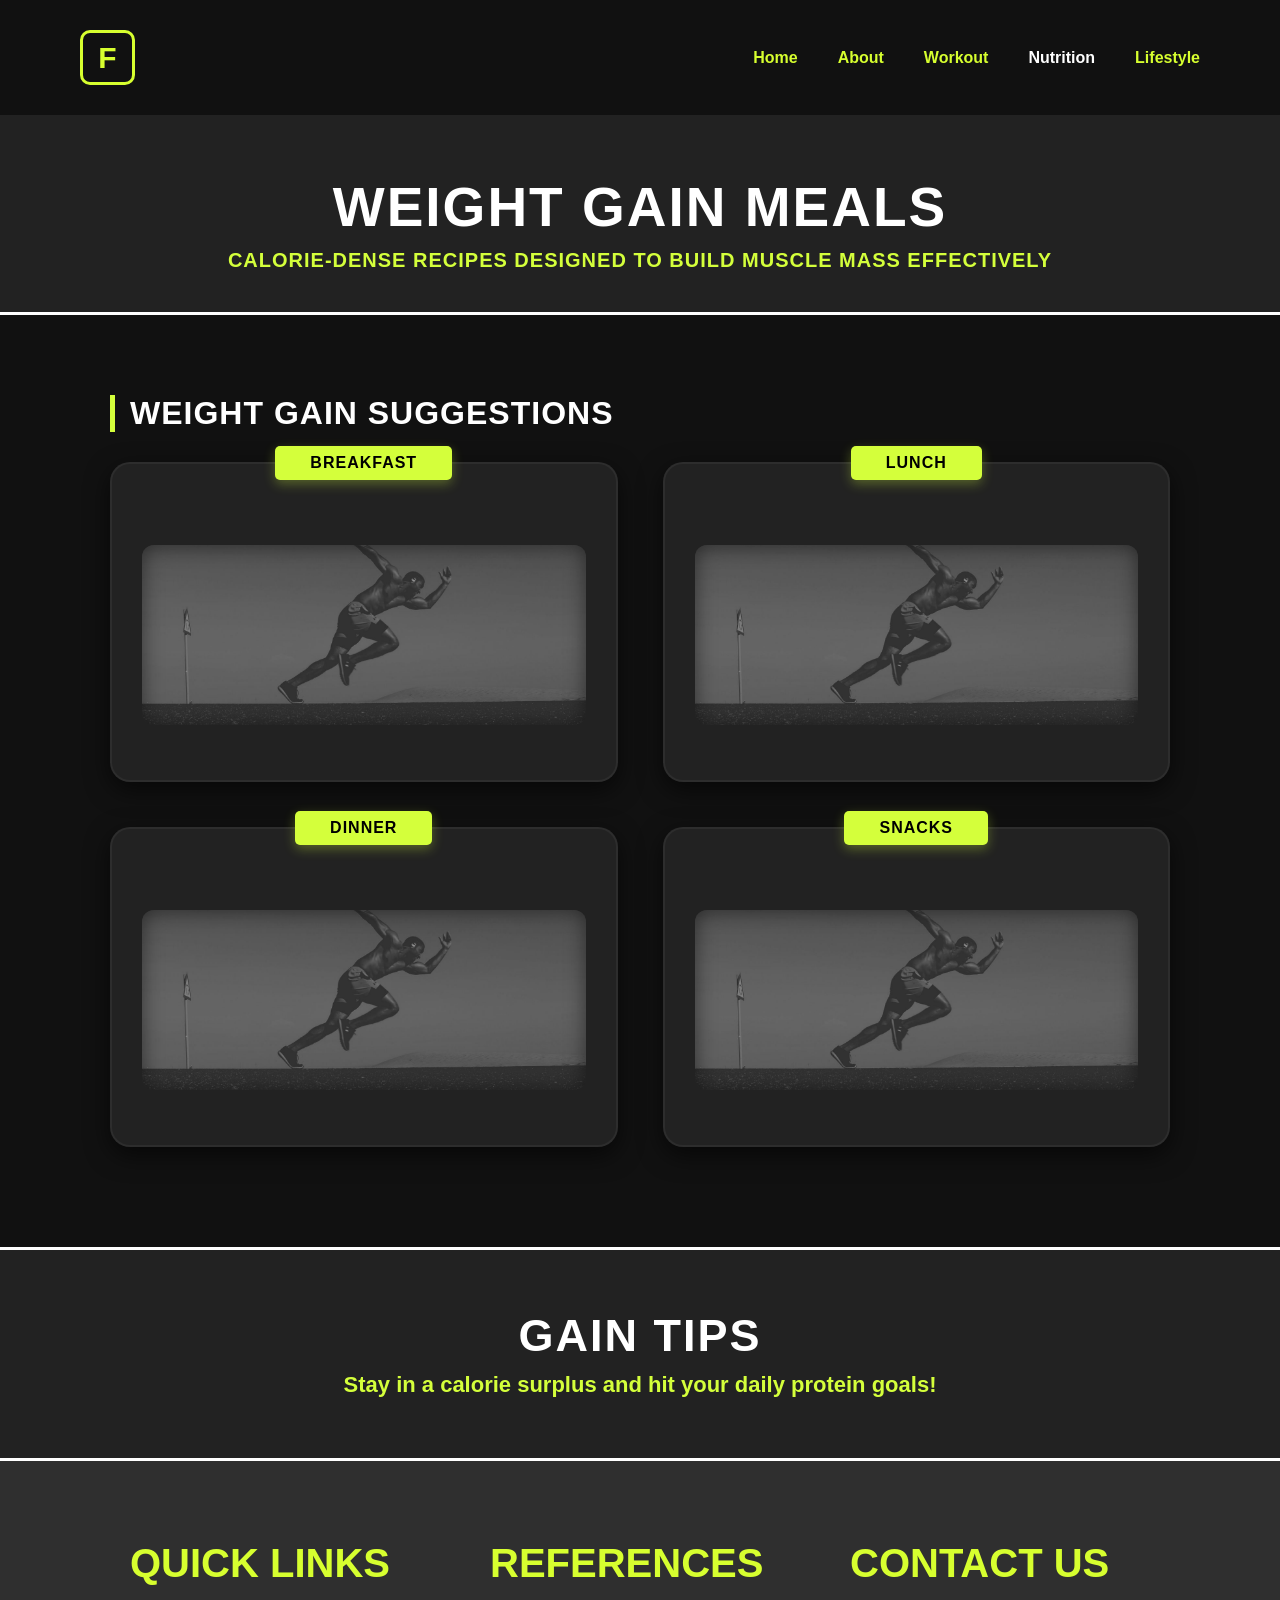
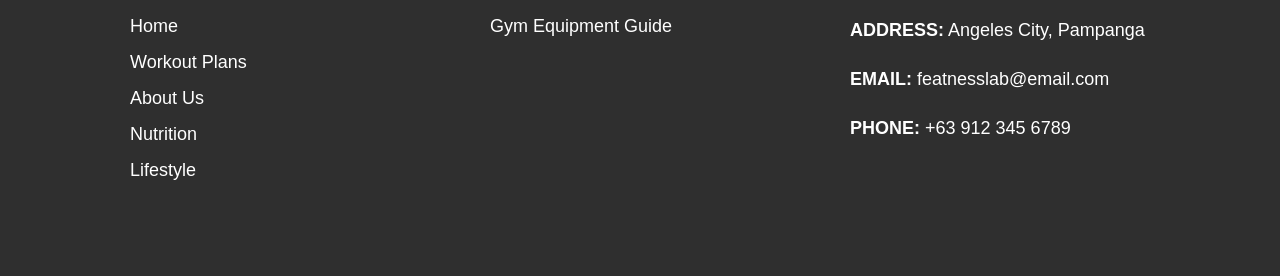
<file: pages/meals/gain-meals.html>
<!DOCTYPE html>
<html lang="en">
<head>
    <meta charset="UTF-8">
    <meta name="viewport" content="width=device-width, initial-scale=1.0">
    <title>Featness Lab - Gain Weight Meals</title>
    <link rel="stylesheet" href="../../css/style.css">
</head>
<body>
    <nav>
        <div class="logo">F</div>
        <ul class="nav-links">
            <li><a href="../../index.html">Home</a></li>
            <li><a href="../about.html">About</a></li>
            <li><a href="../workout.html">Workout</a></li>
            <li><a href="../nutrition.html" class="active">Nutrition</a></li>
            <li><a href="../lifestyle.html">Lifestyle</a></li>
        </ul>
    </nav>

    <section class="hero-meals">
        <h1>Weight Gain Meals</h1>
        <p>Calorie-dense recipes designed to build muscle mass effectively</p>
    </section>

    <main class="meal-plan-section">
        <h2 class="section-title">Weight Gain Suggestions</h2>
        
        <div class="meals-grid">
            <div class="meal-card">
                <div class="meal-badge">Breakfast</div>
                <div class="food-illustrations" style="background-image: url('../../images/home.jpg');"></div>
            </div>

            <div class="meal-card">
                <div class="meal-badge">Lunch</div>
                <div class="food-illustrations" style="background-image: url('../../images/home.jpg');"></div>
            </div>

            <div class="meal-card">
                <div class="meal-badge">Dinner</div>
                <div class="food-illustrations" style="background-image: url('../../images/home.jpg');"></div>
            </div>

            <div class="meal-card">
                <div class="meal-badge">Snacks</div>
                <div class="food-illustrations" style="background-image: url('../../images/home.jpg');"></div>
            </div>
        </div>
    </main>

    <section class="tips-section">
        <h2>Gain Tips</h2>
        <p>Stay in a calorie surplus and hit your daily protein goals!</p>
    </section>
    
    <footer class="footer">
        <div class="footer-box">
            <h2>QUICK LINKS</h2>
            <ul>
                <li><a href="../../index.html">Home</a></li>
                <li><a href="../workout.html">Workout Plans</a></li>
                <li><a href="../about.html">About Us</a></li>
                <li><a href="../nutrition.html">Nutrition</a></li>
                <li><a href="../lifestyle.html">Lifestyle</a></li>
            </ul>
        </div>

        <div class="footer-box">
            <h2>REFERENCES</h2>
            <ul>
                <li><a href="#">Gym Equipment Guide</a></li>
            </ul>
        </div>

        <div class="footer-box contact-section">
            <h2>CONTACT US</h2>
            <p><strong>ADDRESS:</strong> Angeles City, Pampanga</p>
            <p><strong>EMAIL:</strong> featnesslab@email.com</p>
            <p><strong>PHONE:</strong> +63 912 345 6789</p>
        </div>
    </footer>
</body>
</html>
</file>
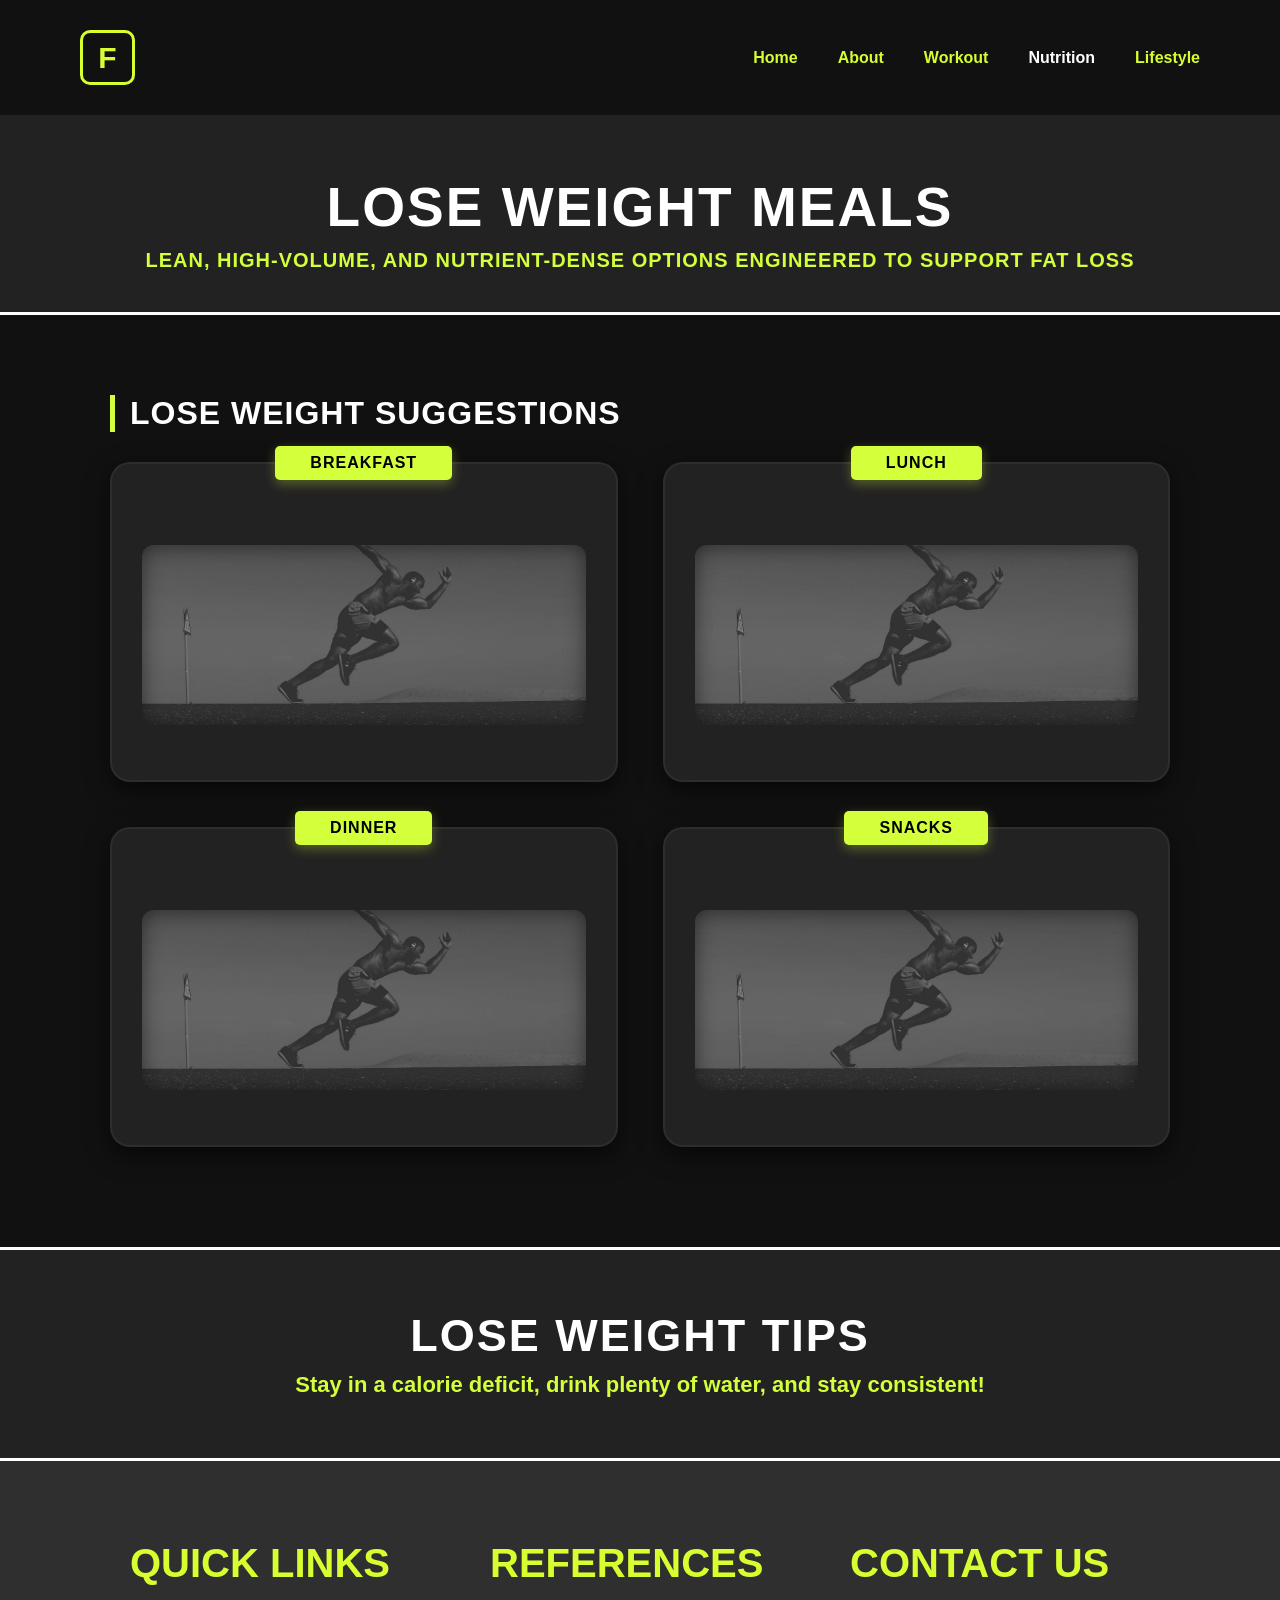
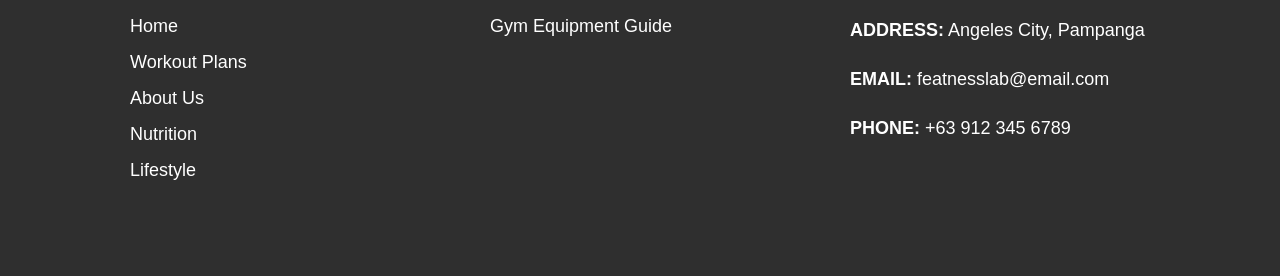
<file: pages/meals/lose-meals.html>
<!DOCTYPE html>
<html lang="en">
<head>
    <meta charset="UTF-8">
    <meta name="viewport" content="width=device-width, initial-scale=1.0">
    <title>Featness Lab - Lose Weight Meals</title>
    <link rel="stylesheet" href="../../css/style.css">
</head>
<body>
    <nav>
        <div class="logo">F</div>
        <ul class="nav-links">
            <li><a href="../../index.html">Home</a></li>
            <li><a href="../about.html">About</a></li>
            <li><a href="../workout.html">Workout</a></li>
            <li><a href="../nutrition.html" class="active">Nutrition</a></li>
            <li><a href="../lifestyle.html">Lifestyle</a></li>
        </ul>
    </nav>

    <section class="hero-meals">
        <h1>Lose Weight Meals</h1>
        <p>Lean, high-volume, and nutrient-dense options engineered to support fat loss</p>
    </section>

    <main class="meal-plan-section">
        <h2 class="section-title">Lose Weight Suggestions</h2>
         
        <div class="meals-grid">
            <div class="meal-card">
                <div class="meal-badge">Breakfast</div>
                <div class="food-illustrations" style="background-image: url('../../images/home.jpg');"></div>
            </div>

            <div class="meal-card">
                <div class="meal-badge">Lunch</div>
                <div class="food-illustrations" style="background-image: url('../../images/home.jpg');"></div>
            </div>

            <div class="meal-card">
                <div class="meal-badge">Dinner</div>
                <div class="food-illustrations" style="background-image: url('../../images/home.jpg');"></div>
            </div>

            <div class="meal-card">
                <div class="meal-badge">Snacks</div>
                <div class="food-illustrations" style="background-image: url('../../images/home.jpg');"></div>
            </div>
        </div>
    </main>

    <section class="tips-section">
        <h2>Lose Weight Tips</h2>
        <p>Stay in a calorie deficit, drink plenty of water, and stay consistent!</p>
    </section>
    
    <footer class="footer">
        <div class="footer-box">
            <h2>QUICK LINKS</h2>
            <ul>
                <li><a href="../../index.html">Home</a></li>
                <li><a href="../workout.html">Workout Plans</a></li>
                <li><a href="../about.html">About Us</a></li>
                <li><a href="../nutrition.html">Nutrition</a></li>
                <li><a href="../lifestyle.html">Lifestyle</a></li>
            </ul>
        </div>

        <div class="footer-box">
            <h2>REFERENCES</h2>
            <ul>
                <li><a href="#">Gym Equipment Guide</a></li>
            </ul>
        </div>

        <div class="footer-box contact-section">
            <h2>CONTACT US</h2>
            <p><strong>ADDRESS:</strong> Angeles City, Pampanga</p>
            <p><strong>EMAIL:</strong> featnesslab@email.com</p>
            <p><strong>PHONE:</strong> +63 912 345 6789</p>
        </div>
    </footer>
</body>
</html>
</file>
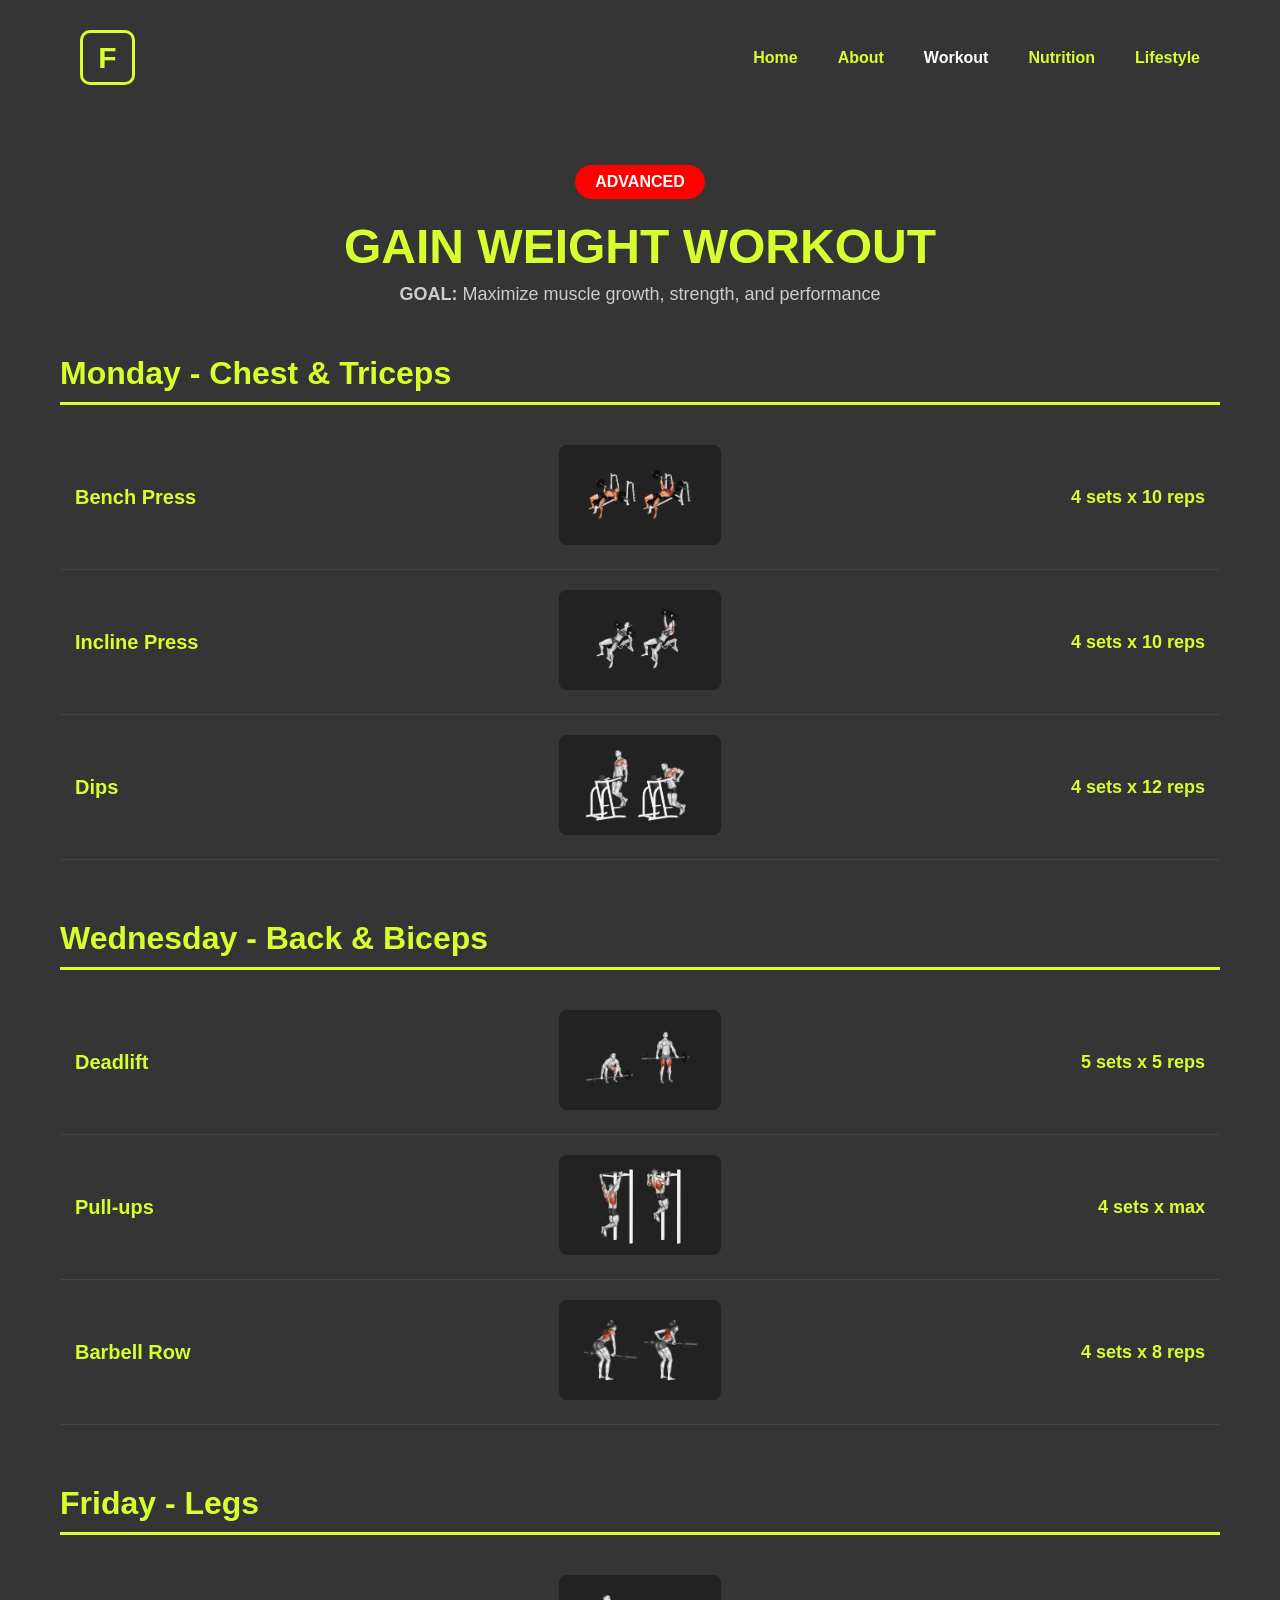
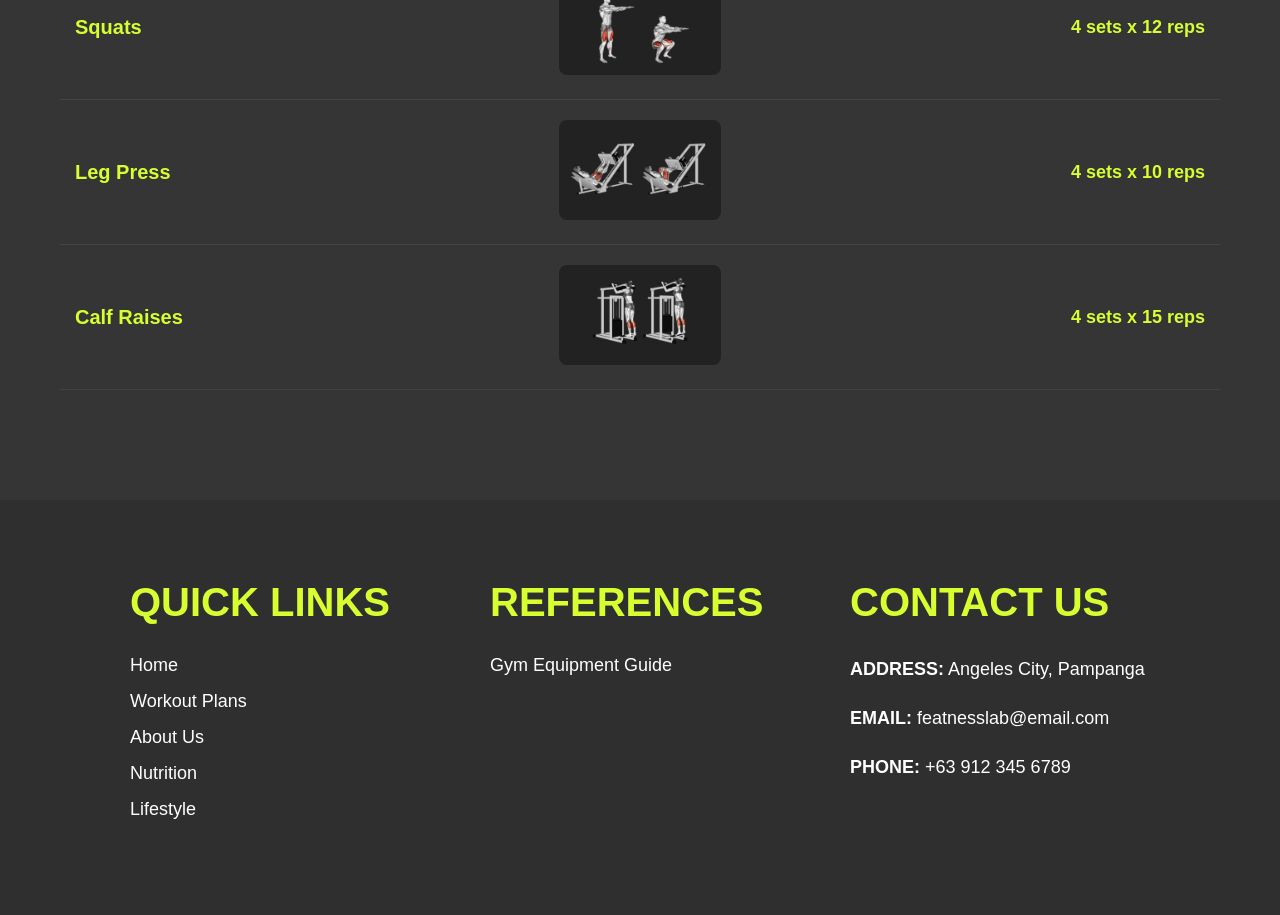
<file: pages/workouts/gain-advanced.html>
<!DOCTYPE html>
<html lang="en">
<head>
    <meta charset="UTF-8">
    <meta name="viewport" content="width=device-width, initial-scale=1.0">
    <title>Featness Lab - Gain Weight Advanced</title>
    <link rel="stylesheet" href="../../css/style.css">
    <style>
        body { background: #353535; }
        .workout-detail-page { max-width: 1200px; margin: 0 auto; padding: 50px 20px; }
        .workout-header { text-align: center; margin-bottom: 50px; }
        .workout-header h1 { font-size: 48px; color: #d7ff2f; margin-bottom: 10px; }
        .workout-header .level-badge { display: inline-block; background: #ff0000; color: #fff; padding: 8px 20px; border-radius: 20px; font-weight: bold; margin-bottom: 20px; }
        .workout-header p { font-size: 18px; color: #ccc; }
        .day-section { margin-bottom: 60px; }
        .day-title { font-size: 32px; color: #d7ff2f; margin-bottom: 20px; border-bottom: 3px solid #d7ff2f; padding-bottom: 10px; }
        .exercise-table { width: 100%; border-collapse: collapse; }
        .exercise-table tr { border-bottom: 1px solid #444; }
        .exercise-table td { padding: 20px 15px; vertical-align: middle; }
        .exercise-name { font-size: 20px; color: #d7ff2f; font-weight: 700; width: 30%; }
        .exercise-image { width: 40%; text-align: center; }
        .exercise-image img { max-width: 250px; height: 100px; object-fit: contain; border-radius: 8px; background: #222; padding: 10px; }
        .exercise-reps { font-size: 18px; color: #d7ff2f; text-align: right; font-weight: 700; width: 30%; }
    </style>
</head>
<body>
    <nav>
        <div class="logo">F</div>
        <ul class="nav-links">
            <li><a href="../../index.html">Home</a></li>
            <li><a href="../about.html">About</a></li>
            <li><a href="../workout.html" class="active">Workout</a></li>
            <li><a href="../nutrition.html">Nutrition</a></li>
            <li><a href="../lifestyle.html">Lifestyle</a></li>
        </ul>
    </nav>

    <div class="workout-detail-page">
        <div class="workout-header">
            <span class="level-badge">ADVANCED</span>
            <h1>GAIN WEIGHT WORKOUT</h1>
            <p><strong>GOAL:</strong> Maximize muscle growth, strength, and performance</p>
        </div>

        <div class="day-section">
            <h2 class="day-title">Monday - Chest & Triceps</h2>
            <table class="exercise-table">
                <tr>
                    <td class="exercise-name">Bench Press</td>
                    <td class="exercise-image"><img src="../../images/bench.png" alt="Bench Press"></td>
                    <td class="exercise-reps">4 sets x 10 reps</td>
                </tr>
                <tr>
                    <td class="exercise-name">Incline Press</td>
                    <td class="exercise-image"><img src="../../images/inclinepress.png" alt="Incline Press"></td>
                    <td class="exercise-reps">4 sets x 10 reps</td>
                </tr>
                <tr>
                    <td class="exercise-name">Dips</td>
                    <td class="exercise-image"><img src="../../images/dips.png" alt="Dips"></td>
                    <td class="exercise-reps">4 sets x 12 reps</td>
                </tr>
            </table>
        </div>

        <div class="day-section">
            <h2 class="day-title">Wednesday - Back & Biceps</h2>
            <table class="exercise-table">
                <tr>
                    <td class="exercise-name">Deadlift</td>
                    <td class="exercise-image"><img src="../../images/deadlift.png" alt="Deadlift"></td>
                    <td class="exercise-reps">5 sets x 5 reps</td>
                </tr>
                <tr>
                    <td class="exercise-name">Pull-ups</td>
                    <td class="exercise-image"><img src="../../images/pullups.png" alt="Pull-ups"></td>
                    <td class="exercise-reps">4 sets x max</td>
                </tr>
                <tr>
                    <td class="exercise-name">Barbell Row</td>
                    <td class="exercise-image"><img src="../../images/barbellrow.png" alt="Barbell Row"></td>
                    <td class="exercise-reps">4 sets x 8 reps</td>
                </tr>
            </table>
        </div>

        <div class="day-section">
            <h2 class="day-title">Friday - Legs</h2>
            <table class="exercise-table">
                <tr>
                    <td class="exercise-name">Squats</td>
                    <td class="exercise-image"><img src="../../images/squat.png" alt="Squats"></td>
                    <td class="exercise-reps">4 sets x 12 reps</td>
                </tr>
                <tr>
                    <td class="exercise-name">Leg Press</td>
                    <td class="exercise-image"><img src="../../images/legpress.png" alt="Leg Press"></td>
                    <td class="exercise-reps">4 sets x 10 reps</td>
                </tr>
                <tr>
                    <td class="exercise-name">Calf Raises</td>
                    <td class="exercise-image"><img src="../../images/calfraises.png" alt="Calf Raises"></td>
                    <td class="exercise-reps">4 sets x 15 reps</td>
                </tr>
            </table>
        </div>
    </div>

    <footer class="footer">
        <div class="footer-box">
            <h2>QUICK LINKS</h2>
            <ul>
                <li><a href="../../index.html">Home</a></li>
                <li><a href="../workout.html">Workout Plans</a></li>
                <li><a href="../about.html">About Us</a></li>
                <li><a href="../nutrition.html">Nutrition</a></li>
                <li><a href="../lifestyle.html">Lifestyle</a></li>
            </ul>
        </div>
        <div class="footer-box">
            <h2>REFERENCES</h2>
            <ul><li><a href="#">Gym Equipment Guide</a></li></ul>
        </div>
        <div class="footer-box contact-section">
            <h2>CONTACT US</h2>
            <p><strong>ADDRESS:</strong> Angeles City, Pampanga</p>
            <p><strong>EMAIL:</strong> featnesslab@email.com</p>
            <p><strong>PHONE:</strong> +63 912 345 6789</p>
        </div>
    </footer>
</body>
</html>
</file>
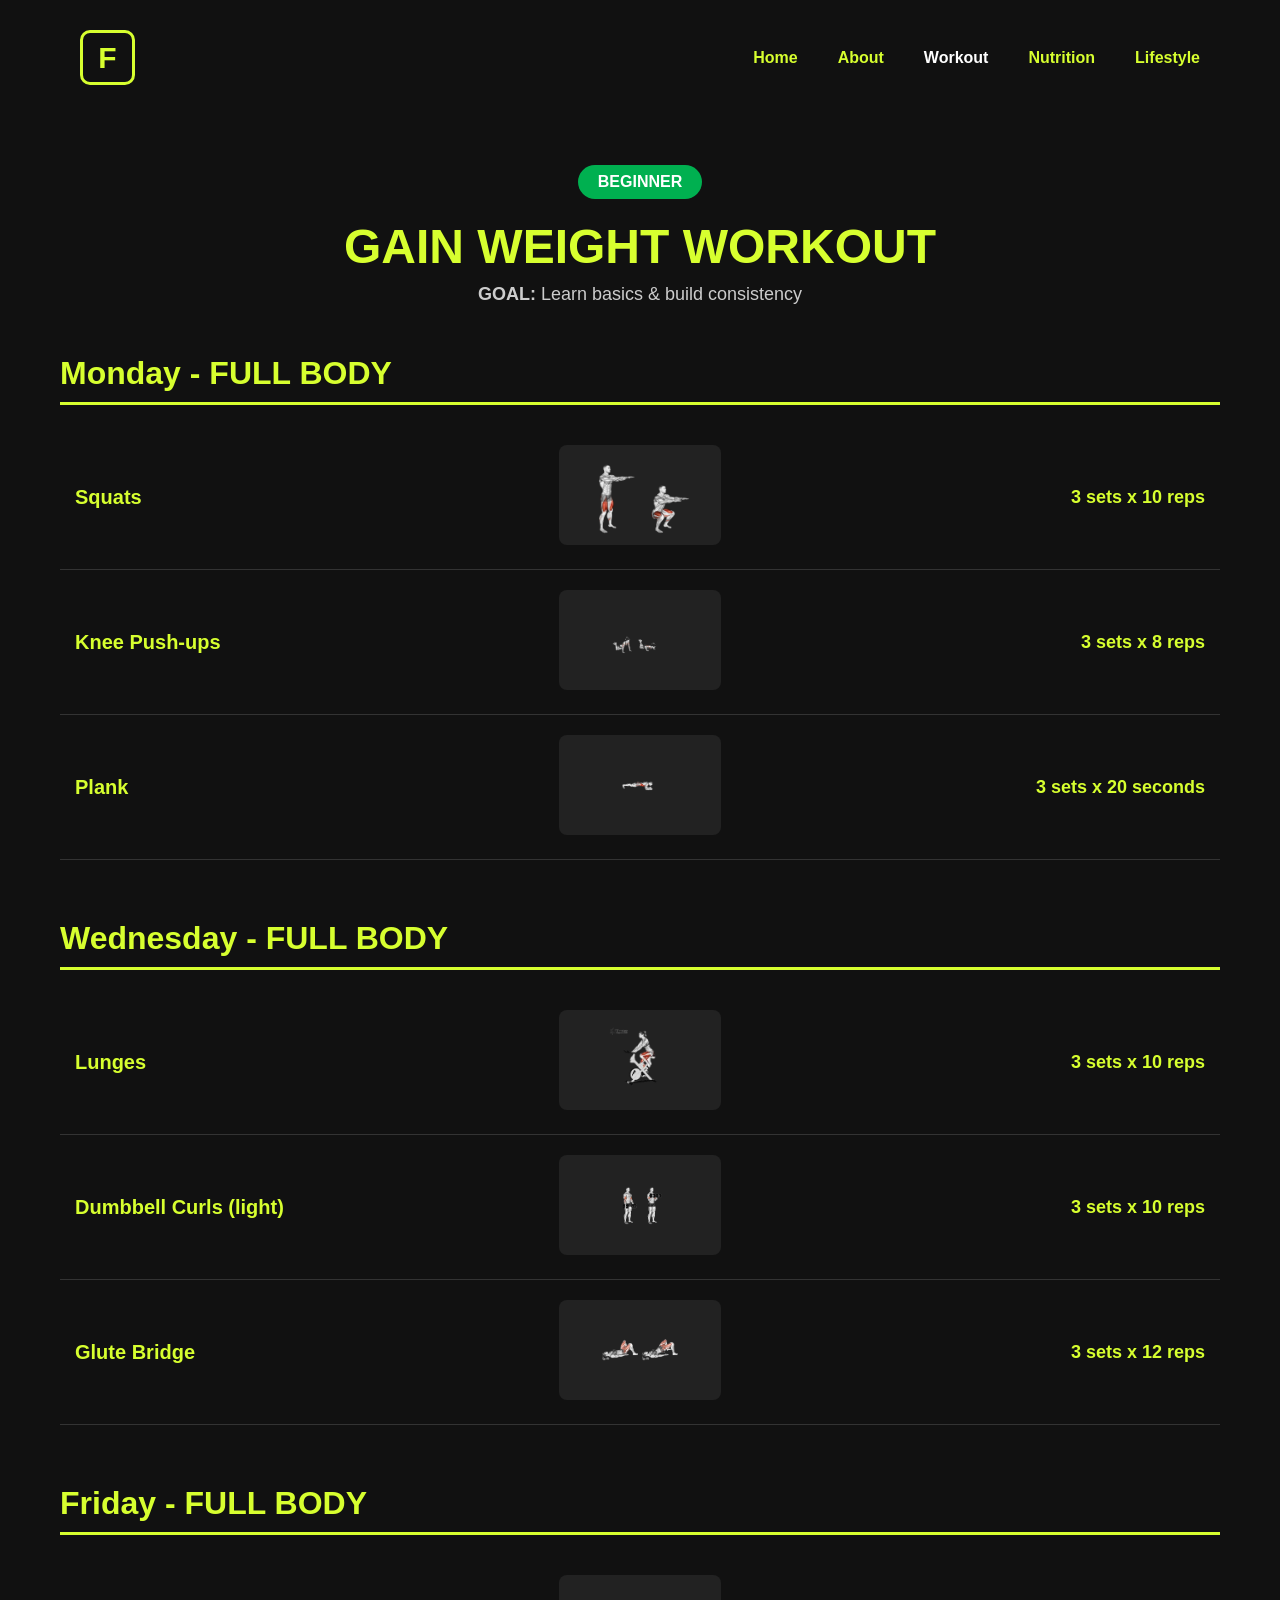
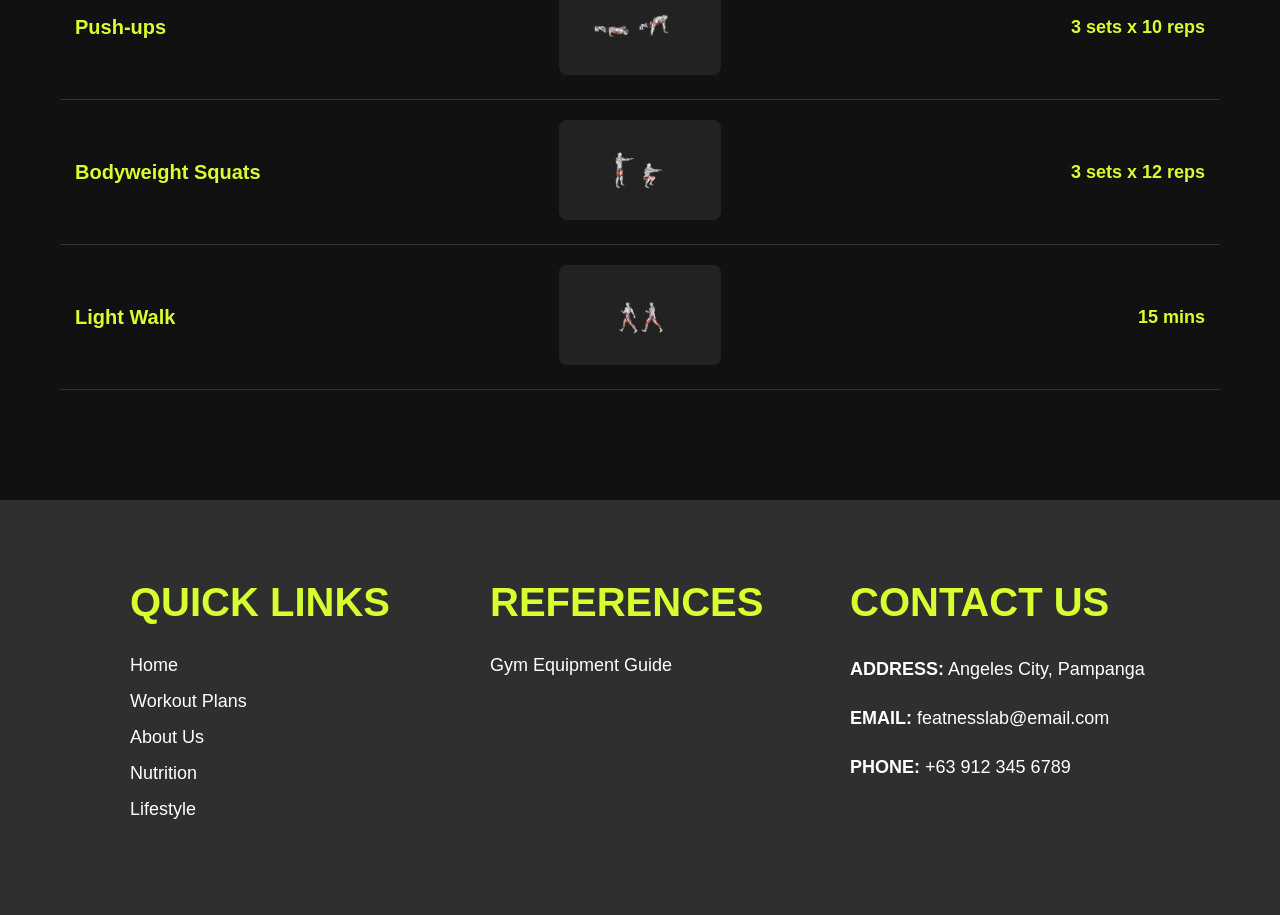
<file: pages/workouts/gain-beginner.html>
<!DOCTYPE html>
<html lang="en">
<head>
    <meta charset="UTF-8">
    <meta name="viewport" content="width=device-width, initial-scale=1.0">
    <title>Featness Lab - Gain Weight Beginner</title>
    <link rel="stylesheet" href="../../css/style.css">
    <style>
        .workout-detail-page {
            max-width: 1200px;
            margin: 0 auto;
            padding: 50px 20px;
        }
        .workout-header {
            text-align: center;
            margin-bottom: 50px;
        }
        .workout-header h1 {
            font-size: 48px;
            color: #d7ff2f;
            margin-bottom: 10px;
        }
        .workout-header .level-badge {
            display: inline-block;
            background: #00b050;
            color: white;
            padding: 8px 20px;
            border-radius: 20px;
            font-weight: bold;
            margin-bottom: 20px;
        }
        .workout-header p {
            font-size: 18px;
            color: #ccc;
        }
        .day-section {
            margin-bottom: 60px;
        }
        .day-title {
            font-size: 32px;
            color: #d7ff2f;
            margin-bottom: 20px;
            border-bottom: 3px solid #d7ff2f;
            padding-bottom: 10px;
        }
        .exercise-table {
            width: 100%;
            border-collapse: collapse;
        }
        .exercise-table tr {
            border-bottom: 1px solid #333;
        }
        .exercise-table td {
            padding: 20px 15px;
            vertical-align: middle;
        }
        .exercise-name {
            font-size: 20px;
            color: #d7ff2f;
            font-weight: 700;
            width: 30%;
        }
        .exercise-image {
            width: 40%;
            text-align: center;
        }
        .exercise-image img {
            max-width: 250px;
            height: 100px;
            object-fit: contain;
            border-radius: 8px;
            background: #222;
            padding: 10px;
        }
        .exercise-reps {
            font-size: 18px;
            color: #d7ff2f;
            text-align: right;
            font-weight: 700;
            width: 30%;
        }
    </style>
</head>
<body>
    <nav>
        <div class="logo">F</div>
        <ul class="nav-links">
            <li><a href="../../index.html">Home</a></li>
            <li><a href="../about.html">About</a></li>
            <li><a href="../workout.html" class="active">Workout</a></li>
            <li><a href="../nutrition.html">Nutrition</a></li>
            <li><a href="../lifestyle.html">Lifestyle</a></li>
        </ul>
    </nav>

    <div class="workout-detail-page">
        <div class="workout-header">
            <span class="level-badge">BEGINNER</span>
            <h1>GAIN WEIGHT WORKOUT</h1>
            <p><strong>GOAL:</strong> Learn basics & build consistency</p>
        </div>

        <div class="day-section">
            <h2 class="day-title">Monday - FULL BODY</h2>
            <table class="exercise-table">
                <tr>
                    <td class="exercise-name">Squats</td>
                    <td class="exercise-image"><img src="../../images/squat.png" alt="Squats"></td>
                    <td class="exercise-reps">3 sets x 10 reps</td>
                </tr>
                <tr>
                    <td class="exercise-name">Knee Push-ups</td>
                    <td class="exercise-image"><img src="../../images/kneepush.png" alt="Knee Push-ups"></td>
                    <td class="exercise-reps">3 sets x 8 reps</td>
                </tr>
                <tr>
                    <td class="exercise-name">Plank</td>
                    <td class="exercise-image"><img src="../../images/plank.png" alt="Plank"></td>
                    <td class="exercise-reps">3 sets x 20 seconds</td>
                </tr>
            </table>
        </div>

        <div class="day-section">
            <h2 class="day-title">Wednesday - FULL BODY</h2>
            <table class="exercise-table">
                <tr>
                    <td class="exercise-name">Lunges</td>
                    <td class="exercise-image"><img src="../../images/lunges.png" alt="Lunges"></td>
                    <td class="exercise-reps">3 sets x 10 reps</td>
                </tr>
                <tr>
                    <td class="exercise-name">Dumbbell Curls (light)</td>
                    <td class="exercise-image"><img src="../../images/dumbellcurl.png" alt="Dumbbell Curls"></td>
                    <td class="exercise-reps">3 sets x 10 reps</td>
                </tr>
                <tr>
                    <td class="exercise-name">Glute Bridge</td>
                    <td class="exercise-image"><img src="../../images/glutebridge.png" alt="Glute Bridge"></td>
                    <td class="exercise-reps">3 sets x 12 reps</td>
                </tr>
            </table>
        </div>

        <div class="day-section">
            <h2 class="day-title">Friday - FULL BODY</h2>
            <table class="exercise-table">
                <tr>
                    <td class="exercise-name">Push-ups</td>
                    <td class="exercise-image"><img src="../../images/pushups.png" alt="Push-ups"></td>
                    <td class="exercise-reps">3 sets x 10 reps</td>
                </tr>
                <tr>
                    <td class="exercise-name">Bodyweight Squats</td>
                    <td class="exercise-image"><img src="../../images/bodysquat.png" alt="Bodyweight Squats"></td>
                    <td class="exercise-reps">3 sets x 12 reps</td>
                </tr>
                <tr>
                    <td class="exercise-name">Light Walk</td>
                    <td class="exercise-image"><img src="../../images/lightwalk.png" alt="Light Walk"></td>
                    <td class="exercise-reps">15 mins</td>
                </tr>
            </table>
        </div>
    </div>

    <footer class="footer">
        <div class="footer-box">
            <h2>QUICK LINKS</h2>
            <ul>
                <li><a href="../../index.html">Home</a></li>
                <li><a href="../workout.html">Workout Plans</a></li>
                <li><a href="../about.html">About Us</a></li>
                <li><a href="../nutrition.html">Nutrition</a></li>
                <li><a href="../lifestyle.html">Lifestyle</a></li>
            </ul>
        </div>

        <div class="footer-box">
            <h2>REFERENCES</h2>
            <ul>
                <li><a href="#">Gym Equipment Guide</a></li>
            </ul>
        </div>

        <div class="footer-box contact-section">
            <h2>CONTACT US</h2>
            <p><strong>ADDRESS:</strong> Angeles City, Pampanga</p>
            <p><strong>EMAIL:</strong> featnesslab@email.com</p>
            <p><strong>PHONE:</strong> +63 912 345 6789</p>
        </div>
    </footer>
</body>
</html>
</file>
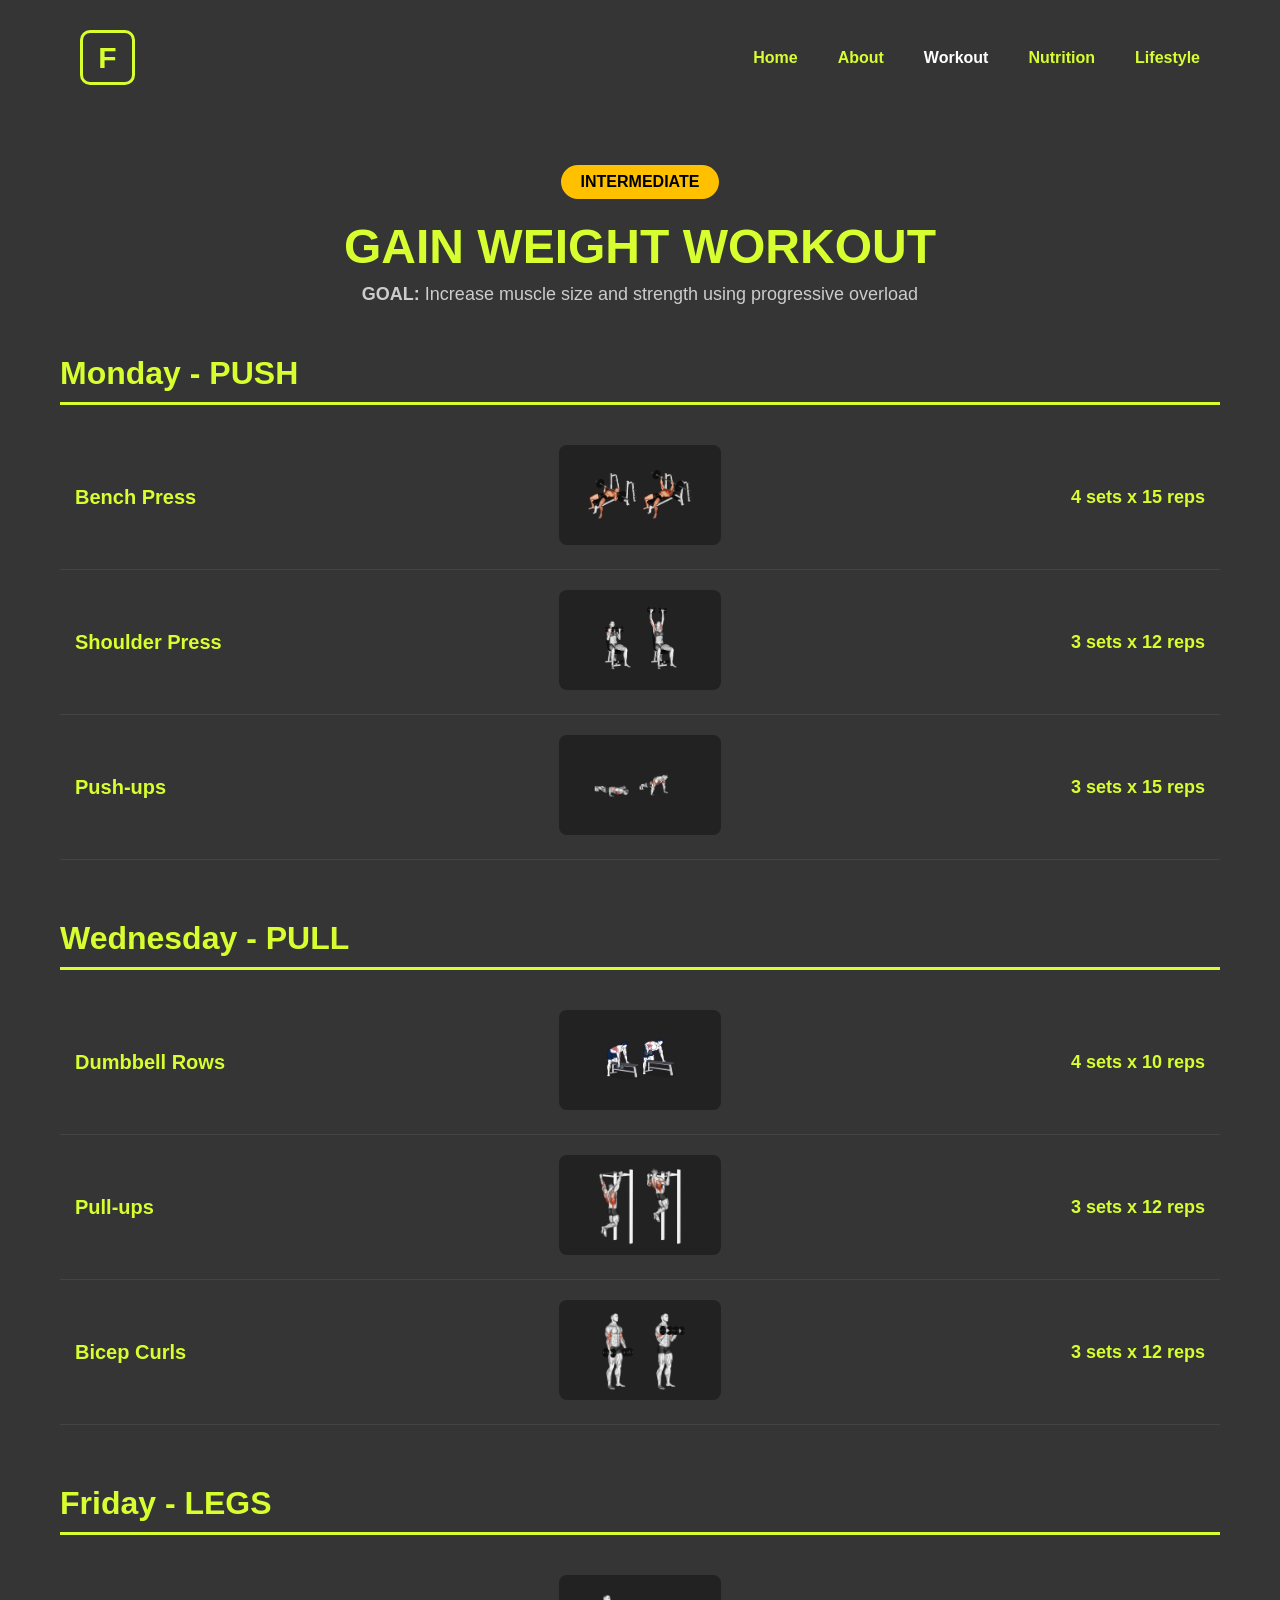
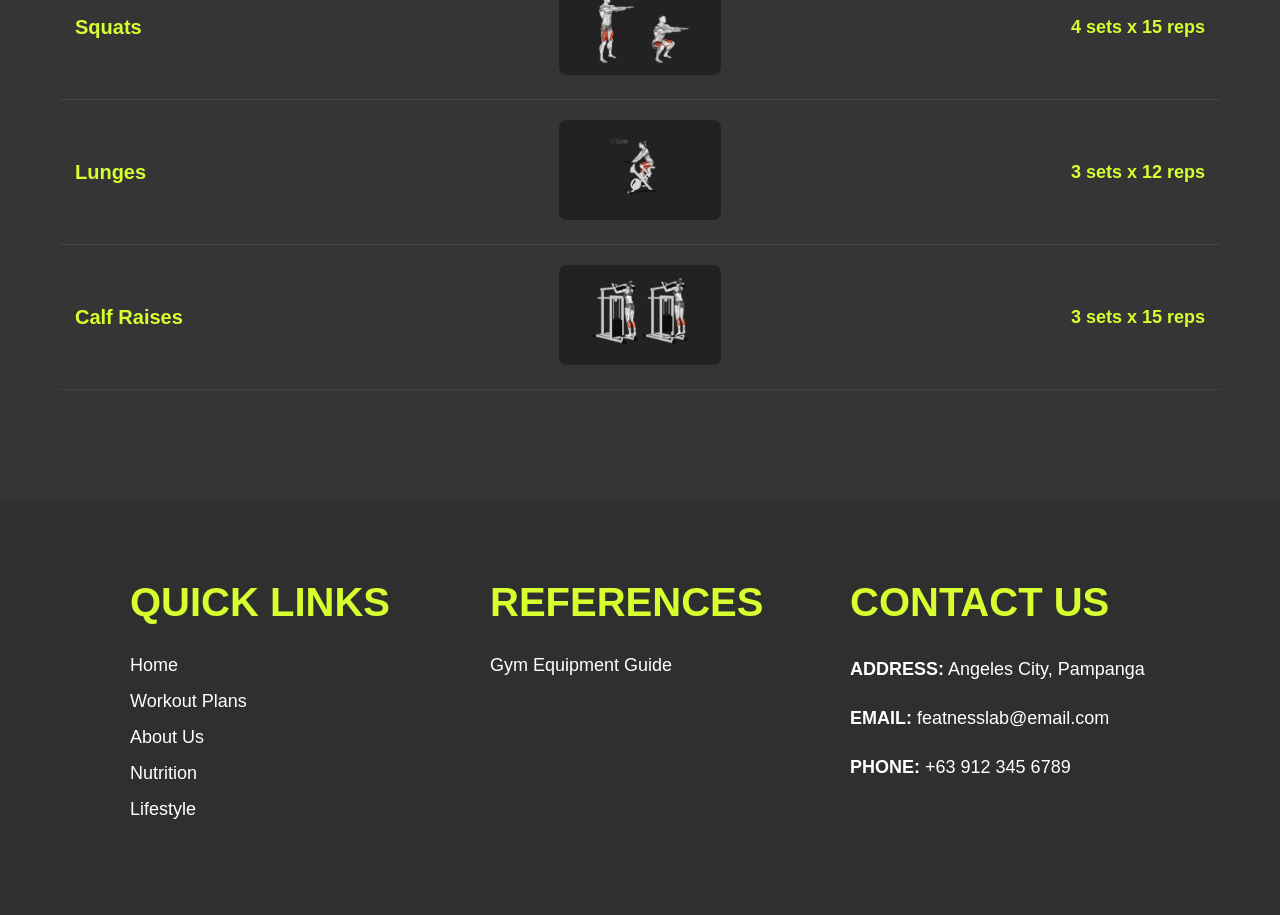
<file: pages/workouts/gain-intermediate.html>
<!DOCTYPE html>
<html lang="en">
<head>
    <meta charset="UTF-8">
    <meta name="viewport" content="width=device-width, initial-scale=1.0">
    <title>Featness Lab - Gain Weight Intermediate</title>
    <link rel="stylesheet" href="../../css/style.css">
    <style>
        body { background: #353535; }
        .workout-detail-page { max-width: 1200px; margin: 0 auto; padding: 50px 20px; }
        .workout-header { text-align: center; margin-bottom: 50px; }
        .workout-header h1 { font-size: 48px; color: #d7ff2f; margin-bottom: 10px; }
        .workout-header .level-badge { display: inline-block; background: #ffc000; color: #000; padding: 8px 20px; border-radius: 20px; font-weight: bold; margin-bottom: 20px; }
        .workout-header p { font-size: 18px; color: #ccc; }
        .day-section { margin-bottom: 60px; }
        .day-title { font-size: 32px; color: #d7ff2f; margin-bottom: 20px; border-bottom: 3px solid #d7ff2f; padding-bottom: 10px; }
        .exercise-table { width: 100%; border-collapse: collapse; }
        .exercise-table tr { border-bottom: 1px solid #444; }
        .exercise-table td { padding: 20px 15px; vertical-align: middle; }
        .exercise-name { font-size: 20px; color: #d7ff2f; font-weight: 700; width: 30%; }
        .exercise-image { width: 40%; text-align: center; }
        .exercise-image img { max-width: 250px; height: 100px; object-fit: contain; border-radius: 8px; background: #222; padding: 10px; }
        .exercise-reps { font-size: 18px; color: #d7ff2f; text-align: right; font-weight: 700; width: 30%; }
    </style>
</head>
<body>
    <nav>
        <div class="logo">F</div>
        <ul class="nav-links">
            <li><a href="../../index.html">Home</a></li>
            <li><a href="../about.html">About</a></li>
            <li><a href="../workout.html" class="active">Workout</a></li>
            <li><a href="../nutrition.html">Nutrition</a></li>
            <li><a href="../lifestyle.html">Lifestyle</a></li>
        </ul>
    </nav>

    <div class="workout-detail-page">
        <div class="workout-header">
            <span class="level-badge">INTERMEDIATE</span>
            <h1>GAIN WEIGHT WORKOUT</h1>
            <p><strong>GOAL:</strong> Increase muscle size and strength using progressive overload</p>
        </div>

        <div class="day-section">
            <h2 class="day-title">Monday - PUSH</h2>
            <table class="exercise-table">
                <tr>
                    <td class="exercise-name">Bench Press</td>
                    <td class="exercise-image"><img src="../../images/bench.png" alt="Bench Press"></td>
                    <td class="exercise-reps">4 sets x 15 reps</td>
                </tr>
                <tr>
                    <td class="exercise-name">Shoulder Press</td>
                    <td class="exercise-image"><img src="../../images/shoulderpress.png" alt="Shoulder Press"></td>
                    <td class="exercise-reps">3 sets x 12 reps</td>
                </tr>
                <tr>
                    <td class="exercise-name">Push-ups</td>
                    <td class="exercise-image"><img src="../../images/pushups.png" alt="Push-ups"></td>
                    <td class="exercise-reps">3 sets x 15 reps</td>
                </tr>
            </table>
        </div>

        <div class="day-section">
            <h2 class="day-title">Wednesday - PULL</h2>
            <table class="exercise-table">
                <tr>
                    <td class="exercise-name">Dumbbell Rows</td>
                    <td class="exercise-image"><img src="../../images/rows.png" alt="Dumbbell Rows"></td>
                    <td class="exercise-reps">4 sets x 10 reps</td>
                </tr>
                <tr>
                    <td class="exercise-name">Pull-ups</td>
                    <td class="exercise-image"><img src="../../images/pullups.png" alt="Pull-ups"></td>
                    <td class="exercise-reps">3 sets x 12 reps</td>
                </tr>
                <tr>
                    <td class="exercise-name">Bicep Curls</td>
                    <td class="exercise-image"><img src="../../images/curls.png" alt="Bicep Curls"></td>
                    <td class="exercise-reps">3 sets x 12 reps</td>
                </tr>
            </table>
        </div>

        <div class="day-section">
            <h2 class="day-title">Friday - LEGS</h2>
            <table class="exercise-table">
                <tr>
                    <td class="exercise-name">Squats</td>
                    <td class="exercise-image"><img src="../../images/squat.png" alt="Squats"></td>
                    <td class="exercise-reps">4 sets x 15 reps</td>
                </tr>
                <tr>
                    <td class="exercise-name">Lunges</td>
                    <td class="exercise-image"><img src="../../images/lunges.png" alt="Lunges"></td>
                    <td class="exercise-reps">3 sets x 12 reps</td>
                </tr>
                <tr>
                    <td class="exercise-name">Calf Raises</td>
                    <td class="exercise-image"><img src="../../images/calfraises.png" alt="Calf Raises"></td>
                    <td class="exercise-reps">3 sets x 15 reps</td>
                </tr>
            </table>
        </div>
    </div>

    <footer class="footer">
        <div class="footer-box">
            <h2>QUICK LINKS</h2>
            <ul>
                <li><a href="../../index.html">Home</a></li>
                <li><a href="../workout.html">Workout Plans</a></li>
                <li><a href="../about.html">About Us</a></li>
                <li><a href="../nutrition.html">Nutrition</a></li>
                <li><a href="../lifestyle.html">Lifestyle</a></li>
            </ul>
        </div>
        <div class="footer-box">
            <h2>REFERENCES</h2>
            <ul><li><a href="#">Gym Equipment Guide</a></li></ul>
        </div>
        <div class="footer-box contact-section">
            <h2>CONTACT US</h2>
            <p><strong>ADDRESS:</strong> Angeles City, Pampanga</p>
            <p><strong>EMAIL:</strong> featnesslab@email.com</p>
            <p><strong>PHONE:</strong> +63 912 345 6789</p>
        </div>
    </footer>
</body>
</html>
</file>
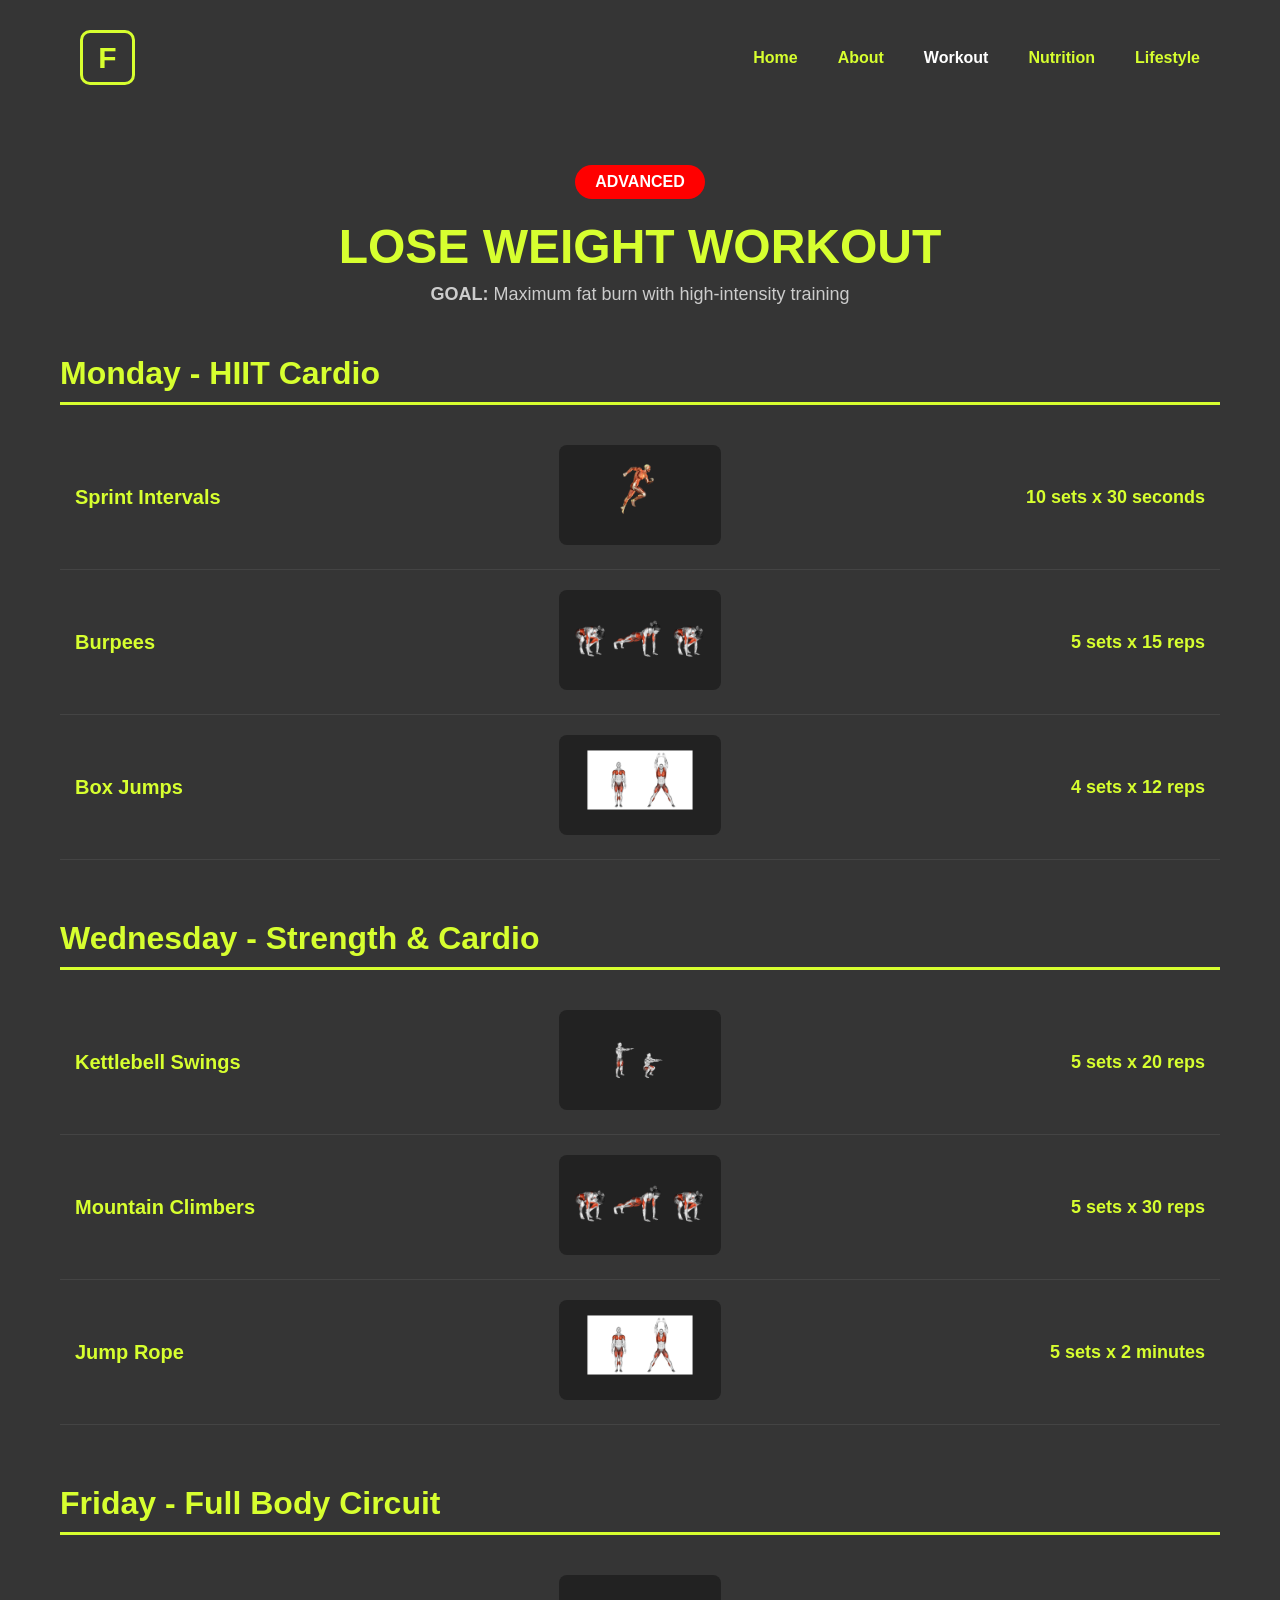
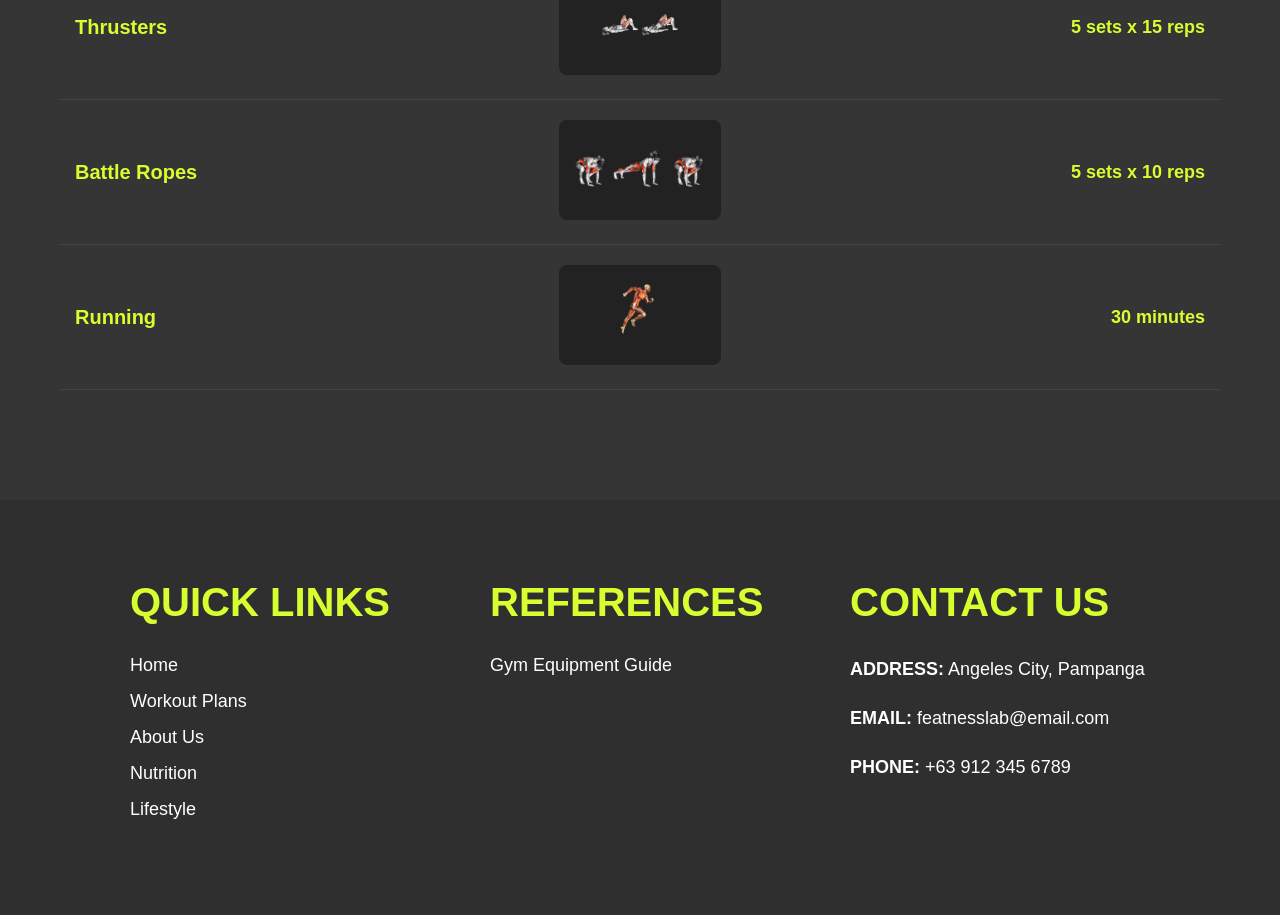
<file: pages/workouts/lose-advanced.html>
<!DOCTYPE html>
<html lang="en">
<head>
    <meta charset="UTF-8">
    <meta name="viewport" content="width=device-width, initial-scale=1.0">
    <title>Featness Lab - Lose Weight Advanced</title>
    <link rel="stylesheet" href="../../css/style.css">
    <style>
        body { background: #353535; }
        .workout-detail-page { max-width: 1200px; margin: 0 auto; padding: 50px 20px; }
        .workout-header { text-align: center; margin-bottom: 50px; }
        .workout-header h1 { font-size: 48px; color: #d7ff2f; margin-bottom: 10px; }
        .workout-header .level-badge { display: inline-block; background: #ff0000; color: #fff; padding: 8px 20px; border-radius: 20px; font-weight: bold; margin-bottom: 20px; }
        .workout-header p { font-size: 18px; color: #ccc; }
        .day-section { margin-bottom: 60px; }
        .day-title { font-size: 32px; color: #d7ff2f; margin-bottom: 20px; border-bottom: 3px solid #d7ff2f; padding-bottom: 10px; }
        .exercise-table { width: 100%; border-collapse: collapse; }
        .exercise-table tr { border-bottom: 1px solid #444; }
        .exercise-table td { padding: 20px 15px; vertical-align: middle; }
        .exercise-name { font-size: 20px; color: #d7ff2f; font-weight: 700; width: 30%; }
        .exercise-image { width: 40%; text-align: center; }
        .exercise-image img { max-width: 250px; height: 100px; object-fit: contain; border-radius: 8px; background: #222; padding: 10px; }
        .exercise-reps { font-size: 18px; color: #d7ff2f; text-align: right; font-weight: 700; width: 30%; }
    </style>
</head>
<body>
    <nav>
        <div class="logo">F</div>
        <ul class="nav-links">
            <li><a href="../../index.html">Home</a></li>
            <li><a href="../about.html">About</a></li>
            <li><a href="../workout.html" class="active">Workout</a></li>
            <li><a href="../nutrition.html">Nutrition</a></li>
            <li><a href="../lifestyle.html">Lifestyle</a></li>
        </ul>
    </nav>

    <div class="workout-detail-page">
        <div class="workout-header">
            <span class="level-badge">ADVANCED</span>
            <h1>LOSE WEIGHT WORKOUT</h1>
            <p><strong>GOAL:</strong> Maximum fat burn with high-intensity training</p>
        </div>

        <div class="day-section">
            <h2 class="day-title">Monday - HIIT Cardio</h2>
            <table class="exercise-table">
                <tr>
                    <td class="exercise-name">Sprint Intervals</td>
                    <td class="exercise-image"><img src="../../images/jog.png" alt="Sprint Intervals"></td>
                    <td class="exercise-reps">10 sets x 30 seconds</td>
                </tr>
                <tr>
                    <td class="exercise-name">Burpees</td>
                    <td class="exercise-image"><img src="../../images/burpees.png" alt="Burpees"></td>
                    <td class="exercise-reps">5 sets x 15 reps</td>
                </tr>
                <tr>
                    <td class="exercise-name">Box Jumps</td>
                    <td class="exercise-image"><img src="../../images/jumpingjacks.png" alt="Jumping Jack"></td>
                    <td class="exercise-reps">4 sets x 12 reps</td>
                </tr>
            </table>
        </div>

        <div class="day-section">
            <h2 class="day-title">Wednesday - Strength & Cardio</h2>
            <table class="exercise-table">
                <tr>
                    <td class="exercise-name">Kettlebell Swings</td>
                    <td class="exercise-image"><img src="../../images/bodysquat.png" alt="Body Squat"></td>
                    <td class="exercise-reps">5 sets x 20 reps</td>
                </tr>
                <tr>
                    <td class="exercise-name">Mountain Climbers</td>
                    <td class="exercise-image"><img src="../../images/burpees.png" alt="Burpees"></td>
                    <td class="exercise-reps">5 sets x 30 reps</td>
                </tr>
                <tr>
                    <td class="exercise-name">Jump Rope</td>
                    <td class="exercise-image"><img src="../../images/jumpingjacks.png" alt="Jumping Jack"></td>
                    <td class="exercise-reps">5 sets x 2 minutes</td>
                </tr>
            </table>
        </div>

        <div class="day-section">
            <h2 class="day-title">Friday - Full Body Circuit</h2>
            <table class="exercise-table">
                <tr>
                    <td class="exercise-name">Thrusters</td>
                    <td class="exercise-image"><img src="../../images/glutebridge.png" alt="Thrusters"></td>
                    <td class="exercise-reps">5 sets x 15 reps</td>
                </tr>
                <tr>
                    <td class="exercise-name">Battle Ropes</td>
                    <td class="exercise-image"><img src="../../images/burpees.png" alt="Burpees"></td>
                    <td class="exercise-reps">5 sets x 10 reps</td>
                </tr>
                <tr>
                    <td class="exercise-name">Running</td>
                    <td class="exercise-image"><img src="../../images/jog.png" alt="Running"></td>
                    <td class="exercise-reps">30 minutes</td>
                </tr>
            </table>
        </div>
    </div>

    <footer class="footer">
        <div class="footer-box">
            <h2>QUICK LINKS</h2>
            <ul>
                <li><a href="../../index.html">Home</a></li>
                <li><a href="../workout.html">Workout Plans</a></li>
                <li><a href="../about.html">About Us</a></li>
                <li><a href="../nutrition.html">Nutrition</a></li>
                <li><a href="../lifestyle.html">Lifestyle</a></li>
            </ul>
        </div>
        <div class="footer-box">
            <h2>REFERENCES</h2>
            <ul><li><a href="#">Gym Equipment Guide</a></li></ul>
        </div>
        <div class="footer-box contact-section">
            <h2>CONTACT US</h2>
            <p><strong>ADDRESS:</strong> Angeles City, Pampanga</p>
            <p><strong>EMAIL:</strong> featnesslab@email.com</p>
            <p><strong>PHONE:</strong> +63 912 345 6789</p>
        </div>
    </footer>
</body>
</html>
</file>
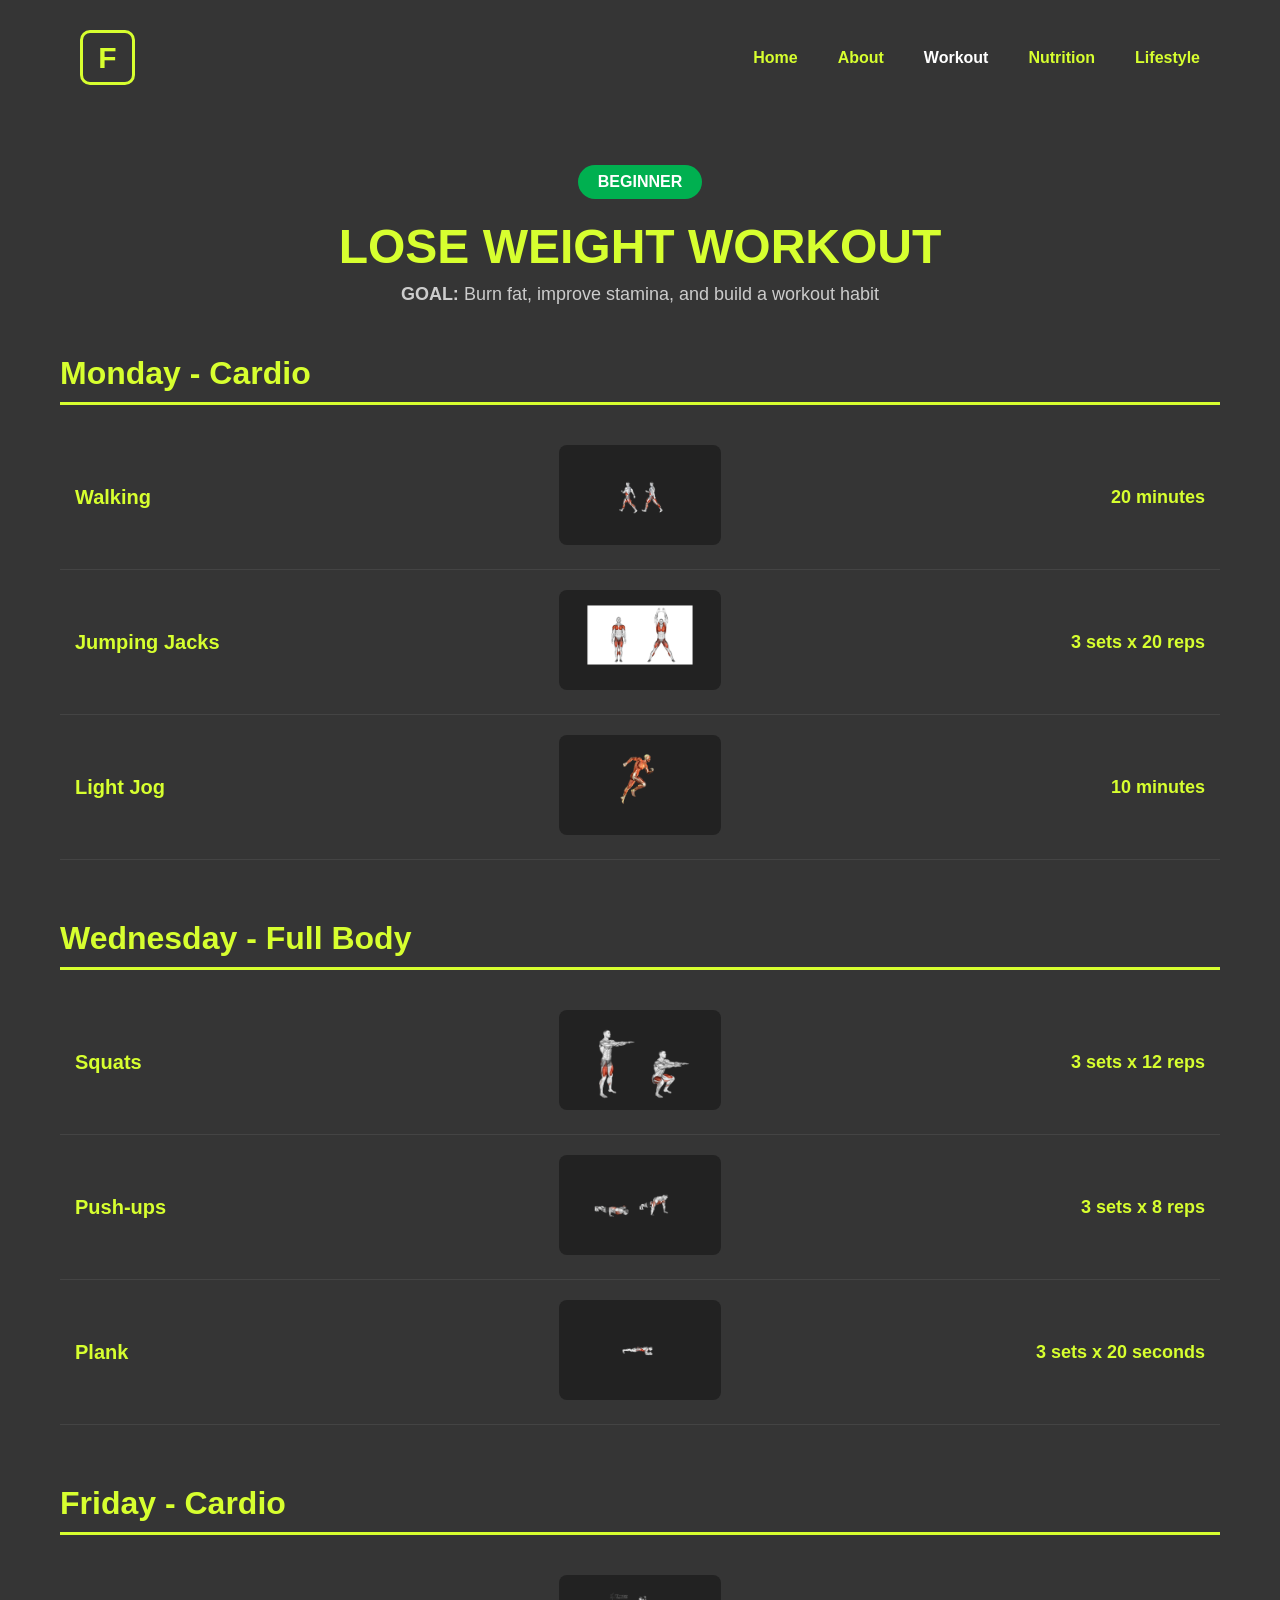
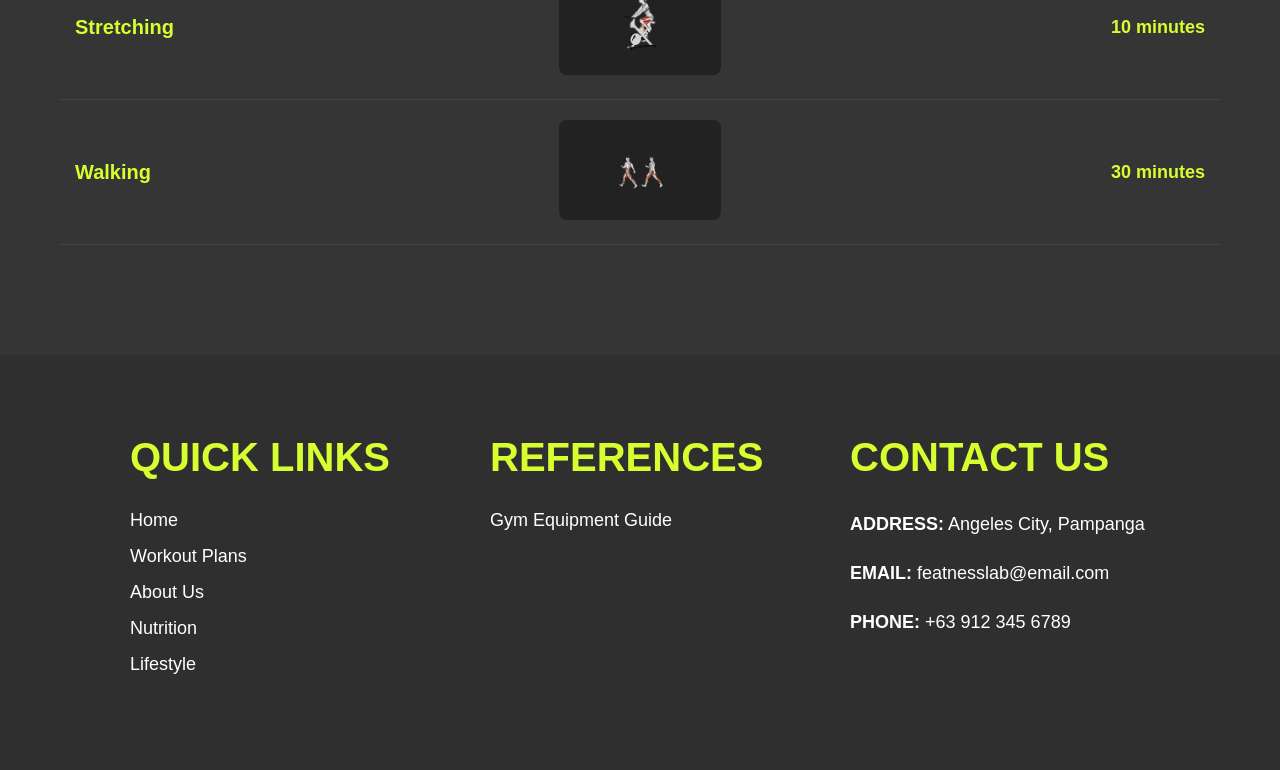
<file: pages/workouts/lose-beginner.html>
<!DOCTYPE html>
<html lang="en">
<head>
    <meta charset="UTF-8">
    <meta name="viewport" content="width=device-width, initial-scale=1.0">
    <title>Featness Lab - Lose Weight Beginner</title>
    <link rel="stylesheet" href="../../css/style.css">
    <style>
        body { background: #353535; }
        .workout-detail-page { max-width: 1200px; margin: 0 auto; padding: 50px 20px; }
        .workout-header { text-align: center; margin-bottom: 50px; }
        .workout-header h1 { font-size: 48px; color: #d7ff2f; margin-bottom: 10px; }
        .workout-header .level-badge { display: inline-block; background: #00b050; color: white; padding: 8px 20px; border-radius: 20px; font-weight: bold; margin-bottom: 20px; }
        .workout-header p { font-size: 18px; color: #ccc; }
        .day-section { margin-bottom: 60px; }
        .day-title { font-size: 32px; color: #d7ff2f; margin-bottom: 20px; border-bottom: 3px solid #d7ff2f; padding-bottom: 10px; }
        .exercise-table { width: 100%; border-collapse: collapse; }
        .exercise-table tr { border-bottom: 1px solid #444; }
        .exercise-table td { padding: 20px 15px; vertical-align: middle; }
        .exercise-name { font-size: 20px; color: #d7ff2f; font-weight: 700; width: 30%; }
        .exercise-image { width: 40%; text-align: center; }
        .exercise-image img { max-width: 250px; height: 100px; object-fit: contain; border-radius: 8px; background: #222; padding: 10px; }
        .exercise-reps { font-size: 18px; color: #d7ff2f; text-align: right; font-weight: 700; width: 30%; }
    </style>
</head>
<body>
    <nav>
        <div class="logo">F</div>
        <ul class="nav-links">
            <li><a href="../../index.html">Home</a></li>
            <li><a href="../about.html">About</a></li>
            <li><a href="../workout.html" class="active">Workout</a></li>
            <li><a href="../nutrition.html">Nutrition</a></li>
            <li><a href="../lifestyle.html">Lifestyle</a></li>
        </ul>
    </nav>

    <div class="workout-detail-page">
        <div class="workout-header">
            <span class="level-badge">BEGINNER</span>
            <h1>LOSE WEIGHT WORKOUT</h1>
            <p><strong>GOAL:</strong> Burn fat, improve stamina, and build a workout habit</p>
        </div>

        <div class="day-section">
            <h2 class="day-title">Monday - Cardio</h2>
            <table class="exercise-table">
                <tr>
                    <td class="exercise-name">Walking</td>
                    <td class="exercise-image"><img src="../../images/lightwalk.png" alt="Walking"></td>
                    <td class="exercise-reps">20 minutes</td>
                </tr>
                <tr>
                    <td class="exercise-name">Jumping Jacks</td>
                    <td class="exercise-image"><img src="../../images/jumpingjacks.png" alt="Jumping Jacks"></td>
                    <td class="exercise-reps">3 sets x 20 reps</td>
                </tr>
                <tr>
                    <td class="exercise-name">Light Jog</td>
                    <td class="exercise-image"><img src="../../images/jog.png" alt="Light Jog"></td>
                    <td class="exercise-reps">10 minutes</td>
                </tr>
            </table>
        </div>

        <div class="day-section">
            <h2 class="day-title">Wednesday - Full Body</h2>
            <table class="exercise-table">
                <tr>
                    <td class="exercise-name">Squats</td>
                    <td class="exercise-image"><img src="../../images/squat.png" alt="Squats"></td>
                    <td class="exercise-reps">3 sets x 12 reps</td>
                </tr>
                <tr>
                    <td class="exercise-name">Push-ups</td>
                    <td class="exercise-image"><img src="../../images/pushups.png" alt="Push-ups"></td>
                    <td class="exercise-reps">3 sets x 8 reps</td>
                </tr>
                <tr>
                    <td class="exercise-name">Plank</td>
                    <td class="exercise-image"><img src="../../images/plank.png" alt="Plank"></td>
                    <td class="exercise-reps">3 sets x 20 seconds</td>
                </tr>
            </table>
        </div>

        <div class="day-section">
            <h2 class="day-title">Friday - Cardio</h2>
            <table class="exercise-table">
                <tr>
                    <td class="exercise-name">Stretching</td>
                    <td class="exercise-image"><img src="../../images/lunges.png" alt="Cycling"></td>
                    <td class="exercise-reps">10 minutes</td>
                </tr>
                <tr>
                    <td class="exercise-name">Walking</td>
                    <td class="exercise-image"><img src="../../images/lightwalk.png" alt="Walking"></td>
                    <td class="exercise-reps">30 minutes</td>
                </tr>
            </table>
        </div>
    </div>

    <footer class="footer">
        <div class="footer-box">
            <h2>QUICK LINKS</h2>
            <ul>
                <li><a href="../../index.html">Home</a></li>
                <li><a href="../workout.html">Workout Plans</a></li>
                <li><a href="../about.html">About Us</a></li>
                <li><a href="../nutrition.html">Nutrition</a></li>
                <li><a href="../lifestyle.html">Lifestyle</a></li>
            </ul>
        </div>
        <div class="footer-box">
            <h2>REFERENCES</h2>
            <ul><li><a href="#">Gym Equipment Guide</a></li></ul>
        </div>
        <div class="footer-box contact-section">
            <h2>CONTACT US</h2>
            <p><strong>ADDRESS:</strong> Angeles City, Pampanga</p>
            <p><strong>EMAIL:</strong> featnesslab@email.com</p>
            <p><strong>PHONE:</strong> +63 912 345 6789</p>
        </div>
    </footer>
</body>
</html>
</file>
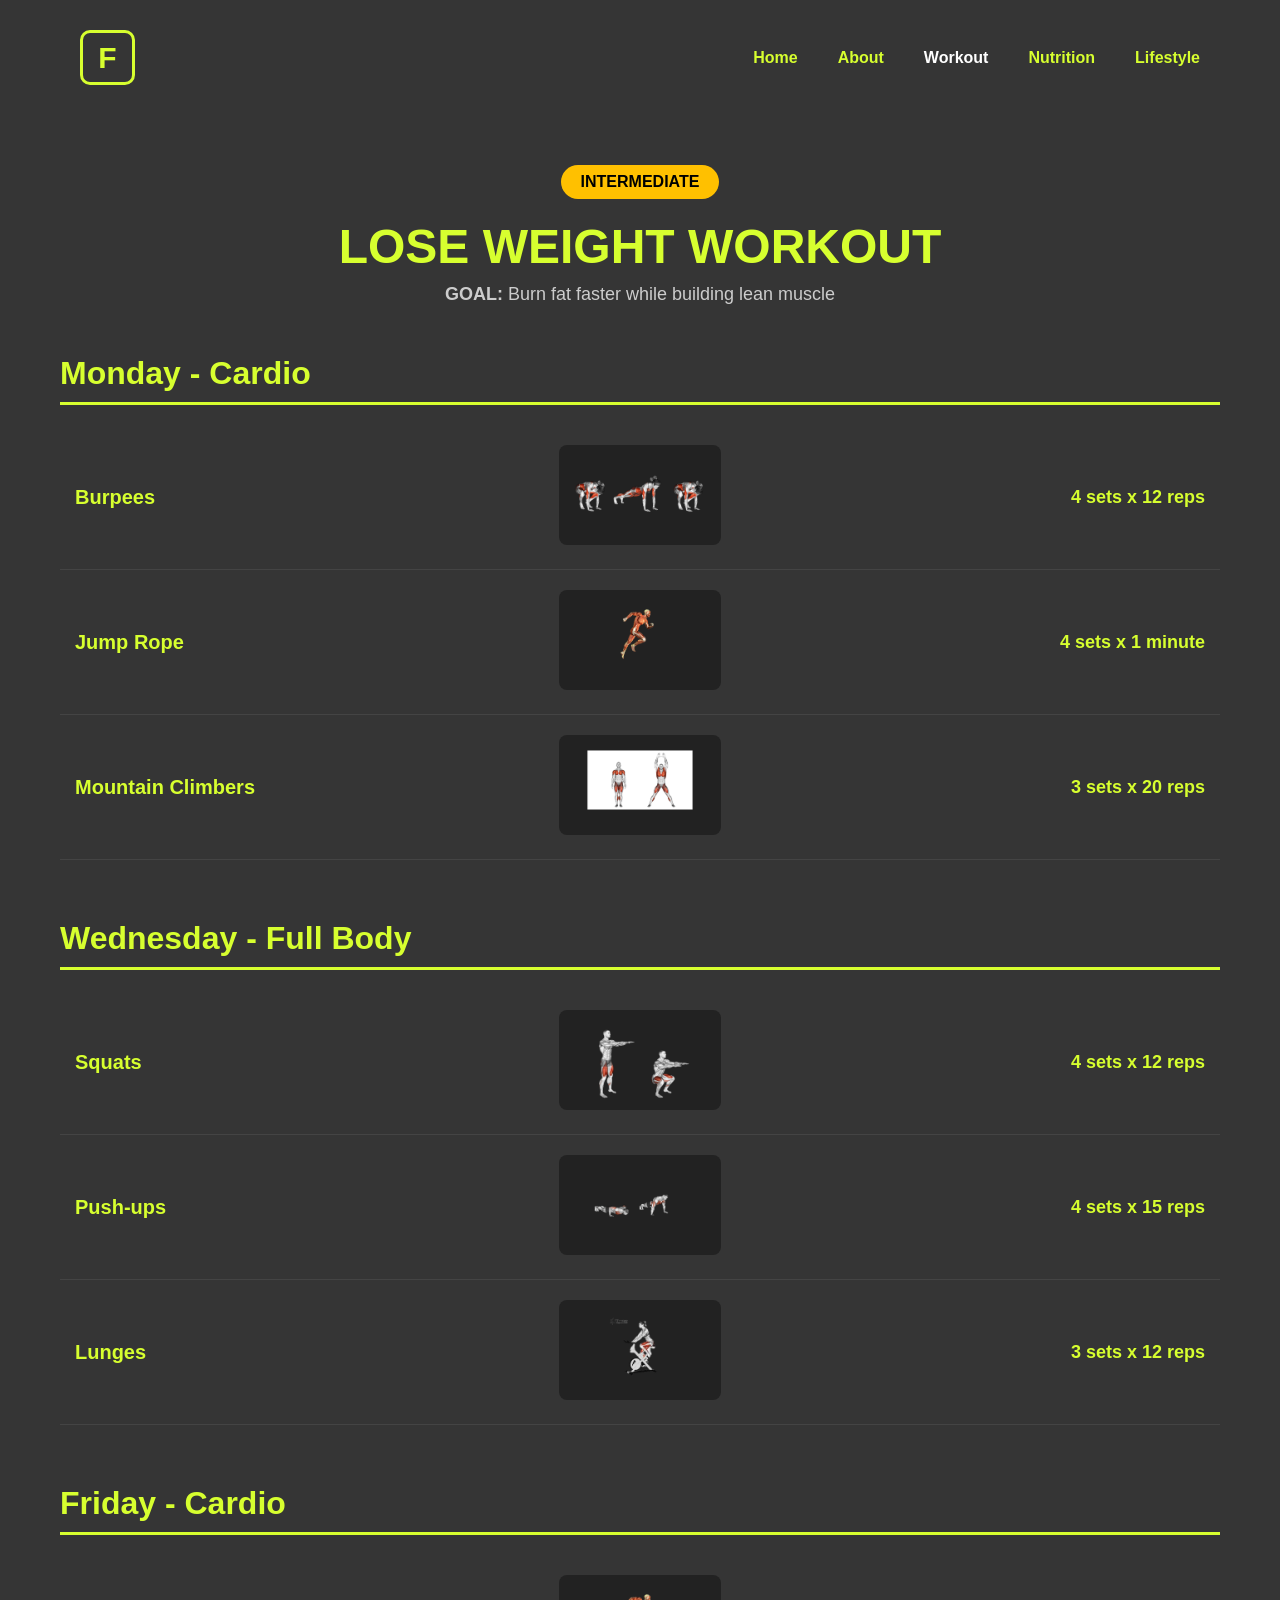
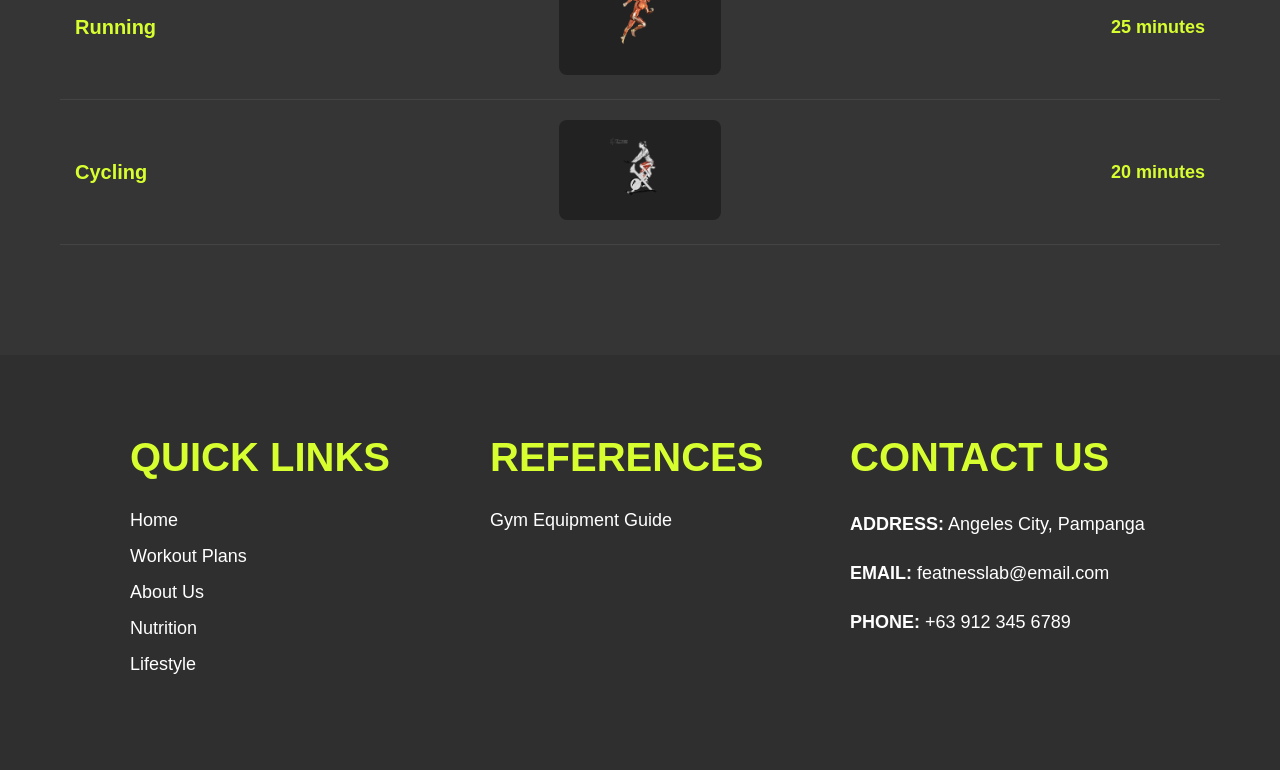
<file: pages/workouts/lose-intermediate.html>
<!DOCTYPE html>
<html lang="en">
<head>
    <meta charset="UTF-8">
    <meta name="viewport" content="width=device-width, initial-scale=1.0">
    <title>Featness Lab - Lose Weight Intermediate</title>
    <link rel="stylesheet" href="../../css/style.css">
    <style>
        body { background: #353535; }
        .workout-detail-page { max-width: 1200px; margin: 0 auto; padding: 50px 20px; }
        .workout-header { text-align: center; margin-bottom: 50px; }
        .workout-header h1 { font-size: 48px; color: #d7ff2f; margin-bottom: 10px; }
        .workout-header .level-badge { display: inline-block; background: #ffc000; color: #000; padding: 8px 20px; border-radius: 20px; font-weight: bold; margin-bottom: 20px; }
        .workout-header p { font-size: 18px; color: #ccc; }
        .day-section { margin-bottom: 60px; }
        .day-title { font-size: 32px; color: #d7ff2f; margin-bottom: 20px; border-bottom: 3px solid #d7ff2f; padding-bottom: 10px; }
        .exercise-table { width: 100%; border-collapse: collapse; }
        .exercise-table tr { border-bottom: 1px solid #444; }
        .exercise-table td { padding: 20px 15px; vertical-align: middle; }
        .exercise-name { font-size: 20px; color: #d7ff2f; font-weight: 700; width: 30%; }
        .exercise-image { width: 40%; text-align: center; }
        .exercise-image img { max-width: 250px; height: 100px; object-fit: contain; border-radius: 8px; background: #222; padding: 10px; }
        .exercise-reps { font-size: 18px; color: #d7ff2f; text-align: right; font-weight: 700; width: 30%; }
    </style>
</head>
<body>
    <nav>
        <div class="logo">F</div>
        <ul class="nav-links">
            <li><a href="../../index.html">Home</a></li>
            <li><a href="../about.html">About</a></li>
            <li><a href="../workout.html" class="active">Workout</a></li>
            <li><a href="../nutrition.html">Nutrition</a></li>
            <li><a href="../lifestyle.html">Lifestyle</a></li>
        </ul>
    </nav>

    <div class="workout-detail-page">
        <div class="workout-header">
            <span class="level-badge">INTERMEDIATE</span>
            <h1>LOSE WEIGHT WORKOUT</h1>
            <p><strong>GOAL:</strong> Burn fat faster while building lean muscle</p>
        </div>

        <div class="day-section">
            <h2 class="day-title">Monday - Cardio</h2>
            <table class="exercise-table">
                <tr>
                    <td class="exercise-name">Burpees</td>
                    <td class="exercise-image"><img src="../../images/burpees.png" alt="Burpees"></td>
                    <td class="exercise-reps">4 sets x 12 reps</td>
                </tr>
                <tr>
                    <td class="exercise-name">Jump Rope</td>
                    <td class="exercise-image"><img src="../../images/jog.png" alt="Jogging"></td>
                    <td class="exercise-reps">4 sets x 1 minute</td>
                </tr>
                <tr>
                    <td class="exercise-name">Mountain Climbers</td>
                    <td class="exercise-image"><img src="../../images/jumpingjacks.png" alt="Jumping Jacks"></td>
                    <td class="exercise-reps">3 sets x 20 reps</td>
                </tr>
            </table>
        </div>

        <div class="day-section">
            <h2 class="day-title">Wednesday - Full Body</h2>
            <table class="exercise-table">
                <tr>
                    <td class="exercise-name">Squats</td>
                    <td class="exercise-image"><img src="../../images/squat.png" alt="Squats"></td>
                    <td class="exercise-reps">4 sets x 12 reps</td>
                </tr>
                <tr>
                    <td class="exercise-name">Push-ups</td>
                    <td class="exercise-image"><img src="../../images/pushups.png" alt="Push-ups"></td>
                    <td class="exercise-reps">4 sets x 15 reps</td>
                </tr>
                <tr>
                    <td class="exercise-name">Lunges</td>
                    <td class="exercise-image"><img src="../../images/lunges.png" alt="Lunges"></td>
                    <td class="exercise-reps">3 sets x 12 reps</td>
                </tr>
            </table>
        </div>

        <div class="day-section">
            <h2 class="day-title">Friday - Cardio</h2>
            <table class="exercise-table">
                <tr>
                    <td class="exercise-name">Running</td>
                    <td class="exercise-image"><img src="../../images/jog.png" alt="Running"></td>
                    <td class="exercise-reps">25 minutes</td>
                </tr>
                <tr>
                    <td class="exercise-name">Cycling</td>
                    <td class="exercise-image"><img src="../../images/lunges.png" alt="Cycling"></td>
                    <td class="exercise-reps">20 minutes</td>
                </tr>
            </table>
        </div>
    </div>

    <footer class="footer">
        <div class="footer-box">
            <h2>QUICK LINKS</h2>
            <ul>
                <li><a href="../../index.html">Home</a></li>
                <li><a href="../workout.html">Workout Plans</a></li>
                <li><a href="../about.html">About Us</a></li>
                <li><a href="../nutrition.html">Nutrition</a></li>
                <li><a href="../lifestyle.html">Lifestyle</a></li>
            </ul>
        </div>
        <div class="footer-box">
            <h2>REFERENCES</h2>
            <ul><li><a href="#">Gym Equipment Guide</a></li></ul>
        </div>
        <div class="footer-box contact-section">
            <h2>CONTACT US</h2>
            <p><strong>ADDRESS:</strong> Angeles City, Pampanga</p>
            <p><strong>EMAIL:</strong> featnesslab@email.com</p>
            <p><strong>PHONE:</strong> +63 912 345 6789</p>
        </div>
    </footer>
</body>
</html>
</file>
<file: css/style.css>
* {
    margin: 0;
    padding: 0;
    box-sizing: border-box;
    font-family: 'Poppins', sans-serif;
}

body {
    background: #111;
    color: white;
}

/* NAVIGATION */
nav {
    width: 100%;
    padding: 30px 80px;
    display: flex;
    justify-content: space-between;
    align-items: center;
    background: transparent;
}

.logo {
    width: 55px;
    height: 55px;
    border: 3px solid #d7ff2f;
    color: #d7ff2f;
    display: flex;
    justify-content: center;
    align-items: center;
    font-size: 30px;
    font-weight: bold;
    border-radius: 10px;
}

.nav-links {
    display: flex;
    list-style: none;
    gap: 40px;
}

.nav-links li a {
    text-decoration: none;
    color: #d7ff2f;
    font-weight: 600;
    transition: 0.3s;
}

.nav-links li a:hover,
.nav-links li a.active {
    color: white;
}

/* HERO SECTION */
.hero {
    width: 100%;
    height: 100vh;
    background: linear-gradient(rgba(0,0,0,0.6), rgba(0,0,0,0.6)), url('../images/home.jpg');
    background-size: cover;
    background-position: center;
    position: relative;
}

.content {
    position: absolute;
    top: 53%;
    left: 6%;
    transform: translateY(-50%);
    max-width: 650px;
}

.title {
    display: flex;
    align-items: flex-start;
    gap: 15px;
}

.feat {
    font-family: 'Anton', sans-serif;
    font-size: 200px;
    font-weight: 900;
    color: white;
    font-style: italic;
    line-height: 0.85;
    letter-spacing: -7px;
    text-shadow: 10px 10px 0 rgba(255,255,255,0.15);
}

.side-text {
    display: flex;
    flex-direction: column;
    margin-top: 10px;
}

.ness {
    font-family: 'Anton', sans-serif;
    font-size: 95px;
    font-weight: 900;
    color: #d7ff2f;
    font-style: italic;
    margin-left: 30px;
    margin-top: -15px;
    line-height: 0.9;
}

.lab {
    font-family: 'Anton', sans-serif;
    font-size: 115px;
    font-weight: 900;
    color: #d7ff2f;
    font-style: italic;
    margin-left: 5px;
    margin-top: -5px;
    line-height: 0.8;
}

.content h3 {
    color: #d7ff2f;
    margin-top: 20px;
    letter-spacing: 2px;
}

.content h2 {
    margin-top: 10px;
    font-size: 30px;
    color: rgba(255,255,255,0.55);
    line-height: 1.1;
    letter-spacing: 1px;
}

.content p {
    margin-top: 20px;
    color: #d7ff2f;
    font-size: 14px;
    line-height: 1.5;
    max-width: 500px;
}

/* ABOUT PAGE */
.hero-about-banner {
    text-align: center;
    padding: 90px 20px 80px 20px;
    background-color: #1a1a1a;
    border-bottom: 3px solid #ffffff;
}

.hero-about-banner h1 {
    font-family: 'Anton', sans-serif;
    font-size: 80px;
    letter-spacing: 3px;
    line-height: 1;
    margin-bottom: 15px;
    text-transform: uppercase;
    font-style: italic;
    color: #ffffff;
}

.hero-about-banner h2 {
    font-family: 'Anton', sans-serif;
    font-size: 80px;
    letter-spacing: 3px;
    color: #d7ff2f;
    font-style: italic;
}

.hero-about-banner p {
    color: #d7ff2f;
    font-size: 16px;
    font-weight: 600;
    letter-spacing: 1px;
    text-transform: uppercase;
}

.about-asymmetric-container {
    display: grid;
    grid-template-columns: 1fr 1fr;
    width: 100%;
}

.about-panel {
    padding: 90px 70px;
    display: flex;
    align-items: center;
    justify-content: center;
    min-height: 480px;
}

.about-panel.lime-content {
    background-color: #d7ff2f;
    color: #000000;
}

.about-panel.dark-content {
    background-color: #1a1a1a;
    color: #ffffff;
}

.panel-wrapper {
    width: 100%;
    max-width: 520px;
}

.about-panel h2 {
    font-family: 'Anton', sans-serif;
    font-size: 45px;
    font-style: italic;
    line-height: 1.1;
    margin-bottom: 20px;
    text-transform: uppercase;
}

.about-panel.dark-content h2 {
    color: #d7ff2f;
}

.about-panel p {
    font-size: 15px;
    line-height: 1.6;
    font-weight: 500;
}

.about-checklist {
    list-style: none;
    margin-top: 20px;
}

.about-checklist li {
    font-size: 16px;
    font-weight: bold;
    margin-bottom: 15px;
    display: flex;
    align-items: center;
    gap: 12px;
}

.about-checklist li::before {
    content: "✓";
    font-weight: 900;
}

.about-panel-media {
    width: 100%;
    min-height: 480px;
    background-size: cover;
    background-position: center;
    background-repeat: no-repeat;
}

.about-parallax-block {
    width: 100%;
    background-size: cover;
    background-position: center;
    background-repeat: no-repeat;
    background-attachment: fixed;
    border-bottom: 3px solid #ffffff;
}

.parallax-overlay {
    padding: 110px 20px;
    text-align: center;
    max-width: 800px;
    margin: 0 auto;
    background: linear-gradient(rgba(0,0,0,0.75), rgba(0,0,0,0.75));
}

.parallax-overlay h2 {
    font-family: 'Anton', sans-serif;
    font-size: 55px;
    font-style: italic;
    color: #d7ff2f;
    margin-bottom: 25px;
    text-transform: uppercase;
}

.parallax-overlay p {
    font-size: 16px;
    line-height: 1.7;
    color: #ffffff;
}

/* WORKOUT PAGE */
.workout-container {
    display: flex;
    flex-direction: column;
    justify-content: center;
    align-items: center;
    min-height: 100vh;
    width: 100vw;
    margin: 0;
    padding: 0;
    position: relative;
    z-index: 2;
}

.page-title {
    font-size: 3.8rem;
    font-weight: 900;
    letter-spacing: 2px;
    margin-top: -240px;
    margin-bottom: 100px;
    text-align: center;
    color: #ffffff;
    text-shadow: 3px 3px 6px rgba(0,0,0,0.8);
    text-transform: uppercase;
}

.workout-split {
    display: flex;
    justify-content: center;
    align-items: center;
    gap: 40px;
}

.flip-card {
    background-color: transparent;
    width: 420px;
    height: 520px;
    perspective: 1500px;
}

.flip-card-inner {
    position: relative;
    width: 100%;
    height: 100%;
    text-align: center;
    transition: transform 0.6s cubic-bezier(0.4, 0, 0.2, 1);
    transform-style: preserve-3d;
}

.flip-card:hover .flip-card-inner {
    transform: rotateY(180deg);
}

.flip-card-front, .flip-card-back {
    position: absolute;
    width: 100%;
    height: 100%;
    backface-visibility: hidden;
    border-radius: 20px;
    display: flex;
    flex-direction: column;
    align-items: center;
    justify-content: center;
    padding: 20px;
}

.flip-card-front {
    background-color: rgba(25, 25, 25, 0.6);
    border: 2px solid #222222;
}

.gain-title, .lose-title {
    color: #ccff00;
    font-size: 2.2rem;
    font-weight: 900;
    letter-spacing: 1px;
    margin-bottom: 20px;
}

.hover-hint {
    color: #555555;
    font-size: 0.9rem;
    letter-spacing: 1px;
    text-transform: uppercase;
    margin-top: 5px;
}

.flip-card-back {
    background-color: #1a1a1a;
    color: white;
    border: 2px solid #ccff00;
    transform: rotateY(180deg);
}

.flip-card-back h2 {
    color: #ccff00;
    font-size: 1.8rem;
    margin-bottom: 15px;
    font-weight: 900;
}

.flip-card-back p {
    font-size: 1rem;
    line-height: 1.5;
    color: #cccccc;
    margin-bottom: 30px;
}

.workout-img-box {
    width: 320px;
    height: 280px;
    margin-bottom: 30px;
    background-repeat: no-repeat;
    background-size: cover;
    border-radius: 24px;
    box-shadow: 0 8px 20px rgba(0, 0, 0, 0.4);
}

.gain-img {
    background-image: url('../images/gain.png');
    background-position: 40% center;
}

.lose-img {
    background-image: url('../images/lose.png');
    background-position: 45% center;
}

.divider-line {
    width: 3px;
    height: 350px;
    background-color: #ffffff;
    opacity: 0.5;
}

.start-btn {
    display: inline-block;
    background-color: #00cc66;
    color: #000000;
    text-decoration: none;
    font-weight: bold;
    padding: 12px 65px;
    border-radius: 30px;
    font-size: 1.2rem;
    letter-spacing: 1px;
    box-shadow: 0px 4px 10px rgba(0, 204, 102, 0.3);
    transition: all 0.2s ease;
}

.start-btn:hover {
    transform: scale(1.05);
    background-color: #00ff7f;
    box-shadow: 0px 6px 15px rgba(0, 204, 102, 0.5);
}

/* WORKOUT LEVELS PAGE */
.hero-gain-levels, .hero-lose-levels {
    width: 100%;
    min-height: 100vh;
    background: linear-gradient(rgba(15, 15, 15, 0.85), rgba(15, 15, 15, 0.85)), url('../images/home.jpg');
    background-size: cover;
    background-position: center;
    background-attachment: fixed;
    position: relative;
}

.level-container {
    display: flex;
    flex-direction: column;
    justify-content: center;
    align-items: center;
    width: 100vw;
    min-height: 100vh;
    padding: 100px 0 60px 0;
    box-sizing: border-box;
    position: relative;
}

.subtitle-badge {
    position: absolute;
    top: 100px;
    right: 6%;
    color: #ffffff;
    font-size: 1.1rem;
    font-weight: 700;
    letter-spacing: 1px;
    text-transform: uppercase;
}

.level-split {
    display: flex;
    justify-content: center;
    align-items: center;
    gap: 40px;
    margin-top: 50px;
    width: 85%;
}

.level-card {
    display: flex;
    flex-direction: column;
    align-items: center;
    width: 300px;
    padding: 20px;
    transition: transform 0.3s ease;
}

.level-card:hover {
    transform: translateY(-50px);
}

.level-title {
    font-size: 1.8rem;
    font-weight: 800;
    margin-bottom: 30px;
    letter-spacing: 1.5px;
}

.level-title.beginner { color: #00b050; }
.level-title.intermediate { color: #ffc000; }
.level-title.advanced { color: #ff0000; }

.char-box {
    width: 380px;
    height: 380px;
    background-size: contain;
    background-repeat: no-repeat;
    background-position: center;
    margin-bottom: 40px;
    animation: floatingChar 3s ease-in-out infinite;
}

.intermediate-char { animation-delay: 0.5s; }
.advanced-char { animation-delay: 1s; }

@keyframes floatingChar {
    0% { transform: translateY(0px); }
    50% { transform: translateY(-12px); }
    100% { transform: translateY(0px); }
}

.lvl-start-btn {
    display: inline-block;
    text-decoration: none;
    background-color: #00b050;
    color: #ffffff;
    font-size: 1.1rem;
    font-weight: 700;
    padding: 10px 45px;
    border-radius: 25px;
    transition: all 0.3s ease;
    letter-spacing: 1px;
    box-shadow: 0 4px 10px rgba(0, 0, 0, 0.3);
}

.lvl-start-btn:hover {
    background-color: #ccff00;
    color: #000000;
    box-shadow: 0 0 20px rgba(204, 255, 0, 0.7);
}

.lvl-divider {
    width: 2px;
    height: 350px;
    background: rgba(255, 255, 255, 0.4);
}

/* NUTRITION PAGE */
.hero-banner {
    text-align: center;
    padding: 45px 20px 40px 20px;
    background-color: #222222;
}

.hero-banner h1 {
    font-size: 80px;
    letter-spacing: 2px;
    line-height: 1;
    margin-bottom: 10px;
    text-transform: uppercase;
}

.hero-banner p {
    color: #d4ff3b;
    font-size: 20px;
    font-weight: bold;
}

.split-row {
    display: grid;
    grid-template-columns: 1fr 1fr;
    width: 100%;
}

.panel-lime-content {
    background-color: #d4ff3b;
    color: #000000;
    padding: 90px 70px;
    display: flex;
    align-items: center;
    position: relative;
}

.panel-lime-content h2 {
    font-size: 38px;
    line-height: 1.25;
    font-weight: 900;
}

.panel-media-frame {
    width: 100%;
    aspect-ratio: 1 / 0.9;
    overflow: hidden;
}

.panel-media-frame img {
    width: 100%;
    height: 100%;
    object-fit: cover;
    display: block;
}

.macro-container-grid {
    display: grid;
    grid-template-columns: repeat(3, 1fr);
    border-top: 3px solid #ffffff;
    border-bottom: 3px solid #ffffff;
}

.macro-box {
    background-color: #222222;
    padding: 55px 40px;
    text-align: center;
    border-right: 3px solid #ffffff;
}

.macro-box:last-child {
    border-right: none;
}

.macro-box h3 {
    font-size: 36px;
    letter-spacing: 1px;
    margin-bottom: 8px;
    text-transform: uppercase;
}

.macro-box p {
    color: #d4ff3b;
    font-size: 15px;
    font-weight: bold;
    margin-bottom: 50px;
}

.macro-visual-frame {
    width: 100%;
    height: 220px;
    display: flex;
    justify-content: center;
    align-items: center;
}

.macro-visual-frame img {
    max-height: 100%;
    max-width: 100%;
    object-fit: contain;
}

.habits-promo-container {
    display: grid;
    grid-template-columns: 1fr 1fr;
    width: 100%;
    border-bottom: 3px solid #ffffff;
}

.healthy-habits-panel {
    background-color: #d7ff2f;
    color: #000000;
    padding: 80px 60px;
    display: flex;
    flex-direction: column;
    justify-content: center;
}

.healthy-habits-panel h2 {
    font-family: 'Anton', sans-serif;
    font-size: 45px;
    font-style: italic;
    margin-bottom: 30px;
    text-transform: uppercase;
    letter-spacing: 1px;
}

.habits-checklist {
    list-style: none;
    padding: 0;
    margin: 0;
}

.habits-checklist li {
    font-size: 22px;
    font-weight: 800;
    margin-bottom: 18px;
    display: flex;
    align-items: center;
    text-transform: uppercase;
    font-style: italic;
}

.habits-checklist li::before {
    content: "✓";
    margin-right: 15px;
    font-weight: 900;
    color: #000000;
    font-size: 26px;
}

.promo-image-side {
    background-color: #111111;
    overflow: hidden;
    display: flex;
}

.promo-image-side img {
    width: 100%;
    height: 100%;
    object-fit: cover;
    min-height: 400px;
}

.nutri-reminder-bar {
    text-align: center;
    padding: 55px 20px;
    background-color: #111111;
    border-bottom: 3px solid #ffffff;
}

.nutri-reminder-bar h2 {
    font-family: 'Anton', sans-serif;
    font-size: 35px;
    font-style: italic;
    color: #ffffff;
    letter-spacing: 2px;
    margin-bottom: 5px;
}

.nutri-reminder-bar p {
    color: #d7ff2f;
    font-size: 20px;
    font-weight: bold;
    letter-spacing: 1px;
}

.hub-title-section {
    text-align: center;
    padding: 40px;
    background-color: #222222;
    border-bottom: 3px solid #ffffff;
}

.hub-title-section h2 {
    font-size: 55px;
    letter-spacing: 1px;
}

.hub-display-grid {
    display: grid;
    grid-template-columns: 1fr 1fr;
    border-bottom: 3px solid #ffffff;
}

.hub-block {
    background-color: #222222;
    padding: 60px 40px;
    text-align: center;
    border-right: 3px solid #ffffff;
}

.hub-block:last-child {
    border-right: none;
}

.hub-block h3 {
    color: #ffffff;
    text-decoration: none;
    font-size: 30px;
    margin-bottom: 35px;
    font-weight: bold;
    text-transform: uppercase;
}

.hub-image-frame {
    width: 300px;
    height: 300px;
    margin: 0 auto 30px auto;
    overflow: hidden;
    border-radius: 20px;
    box-shadow: 0 8px 25px rgba(0, 0, 0, 0.5);
    border: 2px solid rgba(255, 255, 255, 0.1);
    display: block;
}

.hub-image-frame img {
    width: 100%;
    height: 100%;
    object-fit: cover;
    display: block;
}

.hub-description {
    font-size: 1.1rem;
    color: #cccccc;
    font-weight: normal;
    margin-bottom: 30px;
}

/* MEAL PAGES */
.hero-meals {
    text-align: center;
    padding: 60px 20px 40px 20px;
    background-color: #222222;
    border-bottom: 3px solid #ffffff;
}

.hero-meals h1 {
    font-size: 55px;
    text-transform: uppercase;
    letter-spacing: 2px;
    margin-bottom: 10px;
    font-weight: 900;
}

.hero-meals p {
    color: #d4ff3b;
    font-size: 20px;
    font-weight: bold;
    text-transform: uppercase;
    letter-spacing: 1px;
}

.meal-plan-section {
    max-width: 1100px;
    margin: 0 auto;
    padding: 40px 20px;
}

.section-title {
    font-size: 32px;
    text-transform: uppercase;
    letter-spacing: 1px;
    margin: 40px 0 30px 0;
    color: #ffffff;
    border-left: 5px solid #d4ff3b;
    padding-left: 15px;
    font-weight: bold;
}

.meals-grid {
    display: grid;
    grid-template-columns: 1fr 1fr;
    gap: 45px;
    margin-bottom: 60px;
}

.meal-card {
    background-color: #222222;
    border-radius: 20px;
    padding: 45px 30px 35px 30px;
    display: flex;
    flex-direction: column;
    align-items: center;
    justify-content: center;
    position: relative;
    min-height: 320px;
    box-shadow: 0 8px 25px rgba(0, 0, 0, 0.6);
    border: 2px solid rgba(255, 255, 255, 0.05);
    transition: transform 0.3s ease, border-color 0.3s ease;
}

.meal-card:hover {
    transform: scale(1.02);
    border-color: rgba(212, 255, 59, 0.3);
}

.meal-badge {
    background-color: #d4ff3b;
    color: #000000;
    font-weight: bold;
    text-transform: uppercase;
    padding: 8px 35px;
    font-size: 16px;
    border-radius: 5px;
    position: absolute;
    top: -18px;
    letter-spacing: 1px;
    box-shadow: 0 4px 12px rgba(212, 255, 59, 0.3);
}

.food-illustrations {
    width: 100%;
    height: 180px;
    margin-top: 15px;
    border-radius: 12px;
    background-size: cover;
    background-position: center;
    background-repeat: no-repeat;
    box-shadow: inset 0 0 20px rgba(0,0,0,0.5);
}

.tips-section {
    text-align: center;
    padding: 60px 20px;
    background-color: #222222;
    border-top: 3px solid #ffffff;
    border-bottom: 3px solid #ffffff;
}

.tips-section h2 {
    font-size: 45px;
    text-transform: uppercase;
    letter-spacing: 2px;
    margin-bottom: 10px;
    font-weight: bold;
}

.tips-section p {
    color: #d4ff3b;
    font-size: 22px;
    font-weight: bold;
}

/* LIFESTYLE PAGE */
.hero-lifestyle {
    text-align: center;
    padding: 60px 20px 40px;
    background-color: #222222;
    border-bottom: 3px solid #ffffff;
}

.hero-lifestyle h1 {
    font-size: 80px;
    text-transform: uppercase;
    letter-spacing: 2px;
    margin-bottom: 10px;
    font-weight: 900;
}

.hero-lifestyle p {
    color: #d7ff2f;
    font-size: 20px;
    font-weight: bold;
    text-transform: uppercase;
}

.lifestyle-grid {
    display: grid;
    grid-template-columns: 1fr 1fr;
    width: 100%;
}

.lifestyle-text-block {
    display: flex;
    align-items: center;
    padding: 60px;
}

.lifestyle-content {
    max-width: 450px;
    margin: 0 auto;
    width: 100%;
}

.lifestyle-text-block h2 {
    font-size: 42px;
    font-weight: 900;
    text-transform: uppercase;
    margin-bottom: 25px;
    letter-spacing: 1px;
}

.lifestyle-text-block ul {
    list-style: none;
}

.lifestyle-text-block ul li {
    font-size: 24px;
    font-weight: 700;
    font-style: italic;
    margin-bottom: 12px;
    position: relative;
    padding-left: 20px;
}

.lifestyle-text-block ul li::before {
    content: "•";
    position: absolute;
    left: 0;
}

.lifestyle-text-block.lime-bg {
    background-color: #d7ff2f;
    color: #000000;
}

.lifestyle-text-block.dark-bg {
    background-color: #222222;
    color: #d7ff2f;
}

.lifestyle-image-block img {
    width: 100%;
    height: 100%;
    object-fit: cover;
    display: block;
    min-height: 350px;
}

.motivation-section {
    background-color: #1a1a1a;
    padding: 50px 20px;
    text-align: center;
}

.motivation-border {
    border: 4px solid #7f00ff;
    max-width: 900px;
    margin: 0 auto;
    padding: 30px 20px;
}

.motivation-border h2 {
    font-size: 36px;
    font-weight: 900;
    letter-spacing: 1px;
    margin-bottom: 10px;
}

.motivation-border p {
    color: #d7ff2f;
    font-size: 22px;
    font-weight: 700;
    font-style: italic;
}

/* FOOTER */
.footer {
    background: #2f2f2f;
    display: flex;
    justify-content: space-around;
    flex-wrap: wrap;
    padding: 80px 100px;
}

.footer-box {
    width: 300px;
}

.footer-box h2 {
    color: #d7ff2f;
    font-size: 40px;
    margin-bottom: 30px;
}

.footer-box ul {
    list-style: none;
}

.footer-box ul li {
    margin-bottom: 15px;
}

.footer-box ul li a {
    text-decoration: none;
    color: white;
    font-size: 18px;
    transition: 0.3s;
}

.footer-box ul li a:hover {
    color: #d7ff2f;
}

.footer-box p {
    margin-bottom: 20px;
    font-size: 18px;
    line-height: 1.6;
}

/* RESPONSIVE */
@media (max-width: 900px) {
    .about-asymmetric-container,
    .split-row,
    .habits-promo-container,
    .hub-display-grid,
    .meals-grid,
    .lifestyle-grid {
        grid-template-columns: 1fr;
    }
    
    .workout-split,
    .level-split {
        flex-direction: column;
        gap: 30px;
    }
    
    .divider-line,
    .lvl-divider {
        display: none;
    }
}
</file>
